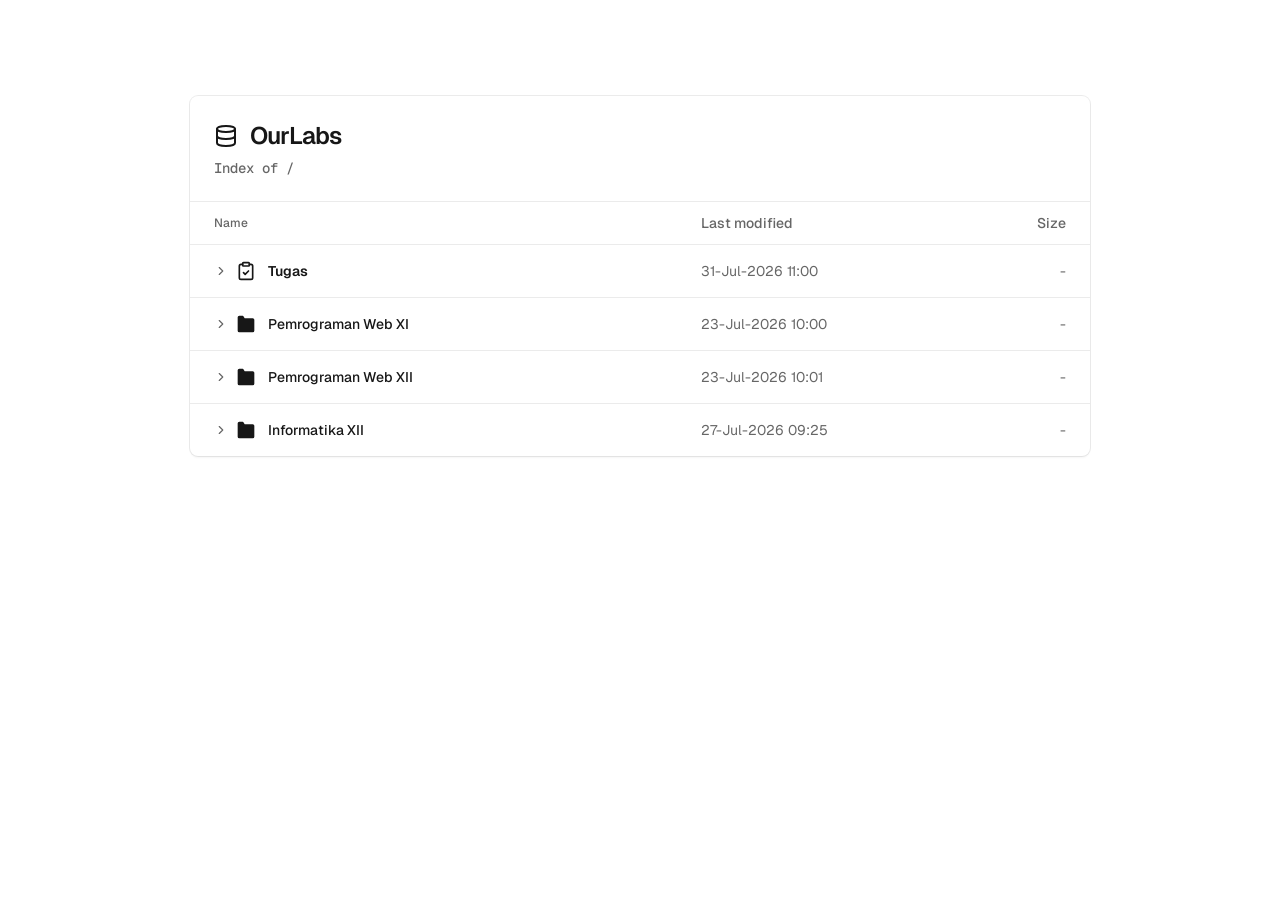
<file: index.html>
<!doctype html>
<html lang="id">
  <head>
    <meta charset="UTF-8" />
    <meta name="viewport" content="width=device-width, initial-scale=1.0" />
    <title>Index of /</title>
    <link
      href="https://fonts.googleapis.com/css2?family=Geist:wght@400;500;600&family=Geist+Mono:wght@400;500&display=swap"
      rel="stylesheet" />
    <style>
      :root {
        --bg-color: #ffffff;
        --card-bg: #ffffff;
        --card-border: #ebebeb;
        --text-main: #171717;
        --text-muted: #666666;
        --accent: #171717;
        --link-color: #0072f5;
        --hover-bg: #fafafa;
        --file-color: #666666;
        --folder-color: #171717;
        --shadow-default: rgba(0, 0, 0, 0.08) 0px 0px 0px 1px, rgba(0, 0, 0, 0.04) 0px 2px 2px 0px;
      }

      @media (prefers-color-scheme: dark) {
        :root {
          --bg-color: #0a0a0a;
          --card-bg: #0a0a0a;
          --card-border: #2a2a2a;
          --text-main: #ededed;
          --text-muted: #808080;
          --accent: #ededed;
          --link-color: #0072f5;
          --hover-bg: #111111;
          --file-color: #808080;
          --folder-color: #ededed;
          --shadow-default: rgba(255, 255, 255, 0.1) 0px 0px 0px 1px, rgba(0, 0, 0, 0.2) 0px 2px 2px 0px;
        }
      }

      * {
        margin: 0;
        padding: 0;
        box-sizing: border-box;
        font-family:
          "Geist",
          system-ui,
          -apple-system,
          Arial,
          sans-serif;
      }

      body {
        background: var(--bg-color);
        color: var(--text-main);
        min-height: 100vh;
        display: flex;
        flex-direction: column;
        align-items: center;
        padding: 96px 24px; /* Gallery emptiness */
      }

      .container {
        width: 100%;
        max-width: 900px;
        background: var(--card-bg);
        border: none;
        border-radius: 8px; /* rounded-md */
        box-shadow: var(--shadow-default); /* shadow-as-border */
        overflow: hidden;
        animation: fadeIn 0.3s ease-out;
      }

      header {
        padding: 24px;
        border-bottom: 1px solid var(--card-border);
        background: transparent;
      }

      h1 {
        font-size: 24px;
        font-weight: 600;
        letter-spacing: -0.96px; /* Compression as Identity */
        display: flex;
        align-items: center;
        gap: 12px;
        color: var(--text-main);
      }

      .path {
        margin-top: 8px;
        color: var(--text-muted);
        font-size: 14px;
        font-weight: 500;
        font-family: "Geist Mono", ui-monospace, monospace; /* Mono for technical metadata */
        display: flex;
        align-items: center;
        gap: 6px;
      }

      .list-header {
        display: flex;
        padding: 12px 24px;
        border-bottom: 1px solid var(--card-border);
        font-size: 12px;
        color: var(--text-muted);
        font-weight: 500;
        background: transparent;
      }

      .col-name {
        flex: 2;
        display: flex;
        align-items: center;
        gap: 12px;
      }
      .col-date {
        flex: 1;
        color: var(--text-muted);
        display: flex;
        align-items: center;
        font-size: 14px;
      }
      .col-size {
        flex: 0.5;
        text-align: right;
        color: var(--text-muted);
        display: flex;
        align-items: center;
        justify-content: flex-end;
        font-size: 14px;
      }

      .list-row {
        display: flex;
        padding: 16px 24px;
        border-bottom: 1px solid var(--card-border);
        text-decoration: none;
        color: var(--text-main);
        align-items: center;
        transition: background 0.1s ease;
        user-select: none;
        font-size: 14px;
      }

      .folder-toggle {
        cursor: pointer;
      }

      .list-row:hover {
        background: var(--hover-bg);
      }

      .list-row .col-name span {
        font-weight: 500;
        color: var(--text-main);
        transition: color 0.1s ease;
      }

      /* Hover states for monochrome aesthetics */
      .folder-toggle:hover .col-name span,
      a.list-row:hover .col-name span {
        color: var(--accent);
      }

      a.list-row:hover .col-name .icon.link {
        color: var(--link-color);
      }

      .icon {
        width: 20px;
        height: 20px;
        color: var(--file-color);
        flex-shrink: 0;
      }
      .icon.folder {
        color: var(--folder-color);
      }
      .icon.link {
        color: var(--text-muted);
        transition: color 0.1s ease;
      }

      .caret {
        width: 14px;
        height: 14px;
        color: var(--text-muted);
        transition: transform 0.2s ease;
        margin-right: -4px;
      }

      /* Collapsible Logic */
      .folder-content {
        display: none;
        flex-direction: column;
        background: transparent;
        border-bottom: 1px solid var(--card-border);
      }

      .folder-group.open .folder-content {
        display: flex;
        animation: slideDown 0.2s ease-out;
      }

      .folder-group.open .caret {
        transform: rotate(90deg);
      }

      .folder-group.open > .folder-toggle {
        border-bottom: 1px solid var(--card-border);
        background: var(--hover-bg);
      }

      .folder-group:last-child .folder-content {
        border-bottom: none;
      }

      .folder-group:last-child .folder-toggle {
        border-bottom: none;
      }

      .folder-group.open:last-child .folder-toggle {
        border-bottom: 1px solid var(--card-border);
      }

      /* Sub-item indentation */
      .sub-item {
        padding-left: 48px;
        border-bottom: 1px solid var(--card-border);
      }
      .sub-item:last-child {
        border-bottom: none;
      }
      .sub-item .caret {
        visibility: hidden; /* Keep alignment but hide caret for files */
        width: 14px;
      }

      footer {
        margin-top: 32px;
        text-align: center;
        color: var(--text-muted);
        font-size: 12px;
        font-family: "Geist Mono", ui-monospace, monospace;
      }

      @keyframes fadeIn {
        from {
          opacity: 0;
          transform: translateY(4px);
        }
        to {
          opacity: 1;
          transform: translateY(0);
        }
      }

      @keyframes slideDown {
        from {
          opacity: 0;
          transform: translateY(-2px);
        }
        to {
          opacity: 1;
          transform: translateY(0);
        }
      }

      @media (max-width: 640px) {
        .col-date {
          display: none;
        }
        body {
          padding: 32px 16px;
        }
      }
    </style>
  </head>
  <body>
    <div class="container">
      <header>
        <h1>
          <svg
            width="24"
            height="24"
            viewBox="0 0 24 24"
            fill="none"
            stroke="currentColor"
            stroke-width="2"
            stroke-linecap="round"
            stroke-linejoin="round"
            style="color: var(--text-main)">
            <ellipse cx="12" cy="5" rx="9" ry="3"></ellipse>
            <path d="M21 12c0 1.66-4 3-9 3s-9-1.34-9-3"></path>
            <path d="M3 5v14c0 1.66 4 3 9 3s9-1.34 9-3V5"></path>
          </svg>
          OurLabs
        </h1>
        <div class="path">Index of /</div>
      </header>

      <div class="list-header">
        <div class="col-name">Name</div>
        <div class="col-date">Last modified</div>
        <div class="col-size">Size</div>
      </div>

      <div class="file-list" id="file-list-container">
        <!-- Rendered dynamically by JavaScript -->
      </div>
    </div>

    <footer></footer>

    <script>
      // 1. Definisikan Data Struktur (Edit di sini untuk tambah file/folder)
      const directoryData = [
        {
          name: "Tugas",
          date: "31-Jul-2026 11:00",
          icon: "clipboard",
          items: [
            {
              name: "Upload & Rekap Tugas",
              type: "link",
              url: "tugas_page/index.html",
              date: "-",
            },
          ],
        },
        {
          name: "Pemrograman Web XI",
          date: "23-Jul-2026 10:00",
          items: [
            {
              name: "1. Dasar pemrograman php",
              type: "link",
              url: "tutorial_page/dasar-php/index.html",
              date: "-",
            },
          ],
        },
        {
          name: "Pemrograman Web XII",
          date: "23-Jul-2026 10:01",
          items: [
            {
              name: "1. Latihan crud data film",
              type: "link",
              url: "tutorial_page/lat_crud_data-film/index.html",
              date: "-",
            },
            {
              name: "2. Latihan ukk kredit mobil",
              type: "link",
              url: "tutorial_page/lat_ukk_kredit-mobil/index.html",
              date: "-",
            },
            {
              name: "3. Latihan ukk kelulusan",
              type: "link",
              url: "tutorial_page/lat_ukk_kelulusan/index.html",
              date: "-",
            },
            {
              name: "4. Latihan ukk kelulusan (NEW)",
              type: "link",
              url: "tutorial_page/lat_ukk_kelulusan2/index.html",
              date: "-",
            },
          ],
        },
        {
          name: "Informatika XII",
          date: "27-Jul-2026 09:25",
          items: [
            {
              name: "1. Materi analisis data",
              type: "link",
              url: "https://www.canva.com/design/DAGtMVgjQ-E/laW_lV-odsa0x1EgoLAkbA/view?utm_content=DAGtMVgjQ-E&utm_campaign=designshare&utm_medium=link2&utm_source=uniquelinks&utlId=hc8909bf66c#20",
              date: "-",
            },
            {
              name: "2. Tutorial data cleaning dengan Microsoft Excel",
              type: "link",
              url: "tutorial_page/data-cleaning_titanic_excel/index.html",
              date: "-",
            },
            {
              name: "3. Tutorial data cleaning dengan Python",
              type: "link",
              url: "tutorial_page/data-cleaning_titanic_python/index.html",
              date: "-",
            },
            {
              name: "4. Tutorial data cleaning NLP",
              type: "link",
              url: "tutorial_page/data-cleaning_nlp_spam/index.html",
              date: "-",
            },
            {
              name: "5. Materi konsep strategi algoritmik",
              type: "link",
              url: "https://canva.link/uyq3xicwp1h4t8e",
              date: "-",
            },
            {
              name: "6. Permainan strategi algoritmik",
              type: "link",
              url: "tutorial_page/permainan-strategi-algoritmik/index.html",
              date: "-",
            },
          ],
        },
      ];

      // 2. Fungsi untuk me-render HTML ke layar
      function renderDirectory(data, containerId) {
        const container = document.getElementById(containerId);
        if (!container) return;

        let html = "";

        data.forEach((folder) => {
          // Choose icon based on folder.icon property
          let folderIcon;
          let nameWeight = 500;
          if (folder.icon === "clipboard") {
            // Clipboard-check icon (stroke, monochrome) — visually distinct
            folderIcon = `<svg class="icon folder" xmlns="http://www.w3.org/2000/svg" viewBox="0 0 24 24" fill="none" stroke="currentColor" stroke-width="2" stroke-linecap="round" stroke-linejoin="round">
              <path d="M16 4h2a2 2 0 0 1 2 2v14a2 2 0 0 1-2 2H6a2 2 0 0 1-2-2V6a2 2 0 0 1 2-2h2"/>
              <rect x="8" y="2" width="8" height="4" rx="1" ry="1"/>
              <path d="M9 14l2 2 4-4"/>
            </svg>`;
            nameWeight = 600;
          } else {
            // Default filled folder icon
            folderIcon = `<svg class="icon folder" xmlns="http://www.w3.org/2000/svg" viewBox="0 0 24 24" fill="currentColor">
              <path d="M20 5h-9.586L8.707 2.293A1 1 0 0 0 8 2H4a2 2 0 0 0-2 2v16a2 2 0 0 0 2 2h16a2 2 0 0 0 2-2V7a2 2 0 0 0-2-2z"></path>
            </svg>`;
          }

          html += `
            <div class="folder-group">
              <div class="list-row folder-toggle" onclick="toggleFolder(this)">
                <div class="col-name">
                  <svg class="caret" xmlns="http://www.w3.org/2000/svg" viewBox="0 0 24 24" fill="none" stroke="currentColor" stroke-width="2" stroke-linecap="round" stroke-linejoin="round">
                    <path d="M9 18l6-6-6-6" />
                  </svg>
                  ${folderIcon}
                  <span style="font-weight:${nameWeight}">${folder.name}</span>
                </div>
                <div class="col-date">${folder.date}</div>
                <div class="col-size">-</div>
              </div>
              <div class="folder-content">
          `;

          if (folder.items && folder.items.length > 0) {
            folder.items.forEach((item) => {
              if (item.type === "link") {
                html += `
                  <a href="${item.url}" target="_blank" class="list-row sub-item">
                    <div class="col-name">
                      <svg class="caret" xmlns="http://www.w3.org/2000/svg" viewBox="0 0 24 24"><path d="M0 0h24v24H0z" fill="none" /></svg>
                      <svg class="icon link" xmlns="http://www.w3.org/2000/svg" viewBox="0 0 24 24" fill="none" stroke="currentColor" stroke-width="2" stroke-linecap="round" stroke-linejoin="round">
                        <path d="M10 13a5 5 0 0 0 7.54.54l3-3a5 5 0 0 0-7.07-7.07l-1.72 1.71"></path>
                        <path d="M14 11a5 5 0 0 0-7.54-.54l-3 3a5 5 0 0 0 7.07 7.07l1.71-1.71"></path>
                      </svg>
                      <span>${item.name}</span>
                    </div>
                    <div class="col-date">${item.date}</div>
                    <div class="col-size">Link</div>
                  </a>
                `;
              }
            });
          }

          html += `
              </div>
            </div>
          `;
        });

        container.innerHTML = html;
      }

      // 3. Render saat DOM siap
      document.addEventListener("DOMContentLoaded", () => {
        renderDirectory(directoryData, "file-list-container");
      });

      // 4. Logika Buka/Tutup Folder
      function toggleFolder(element) {
        const group = element.closest(".folder-group");
        group.classList.toggle("open");
      }
    </script>
  </body>
</html>
</file>
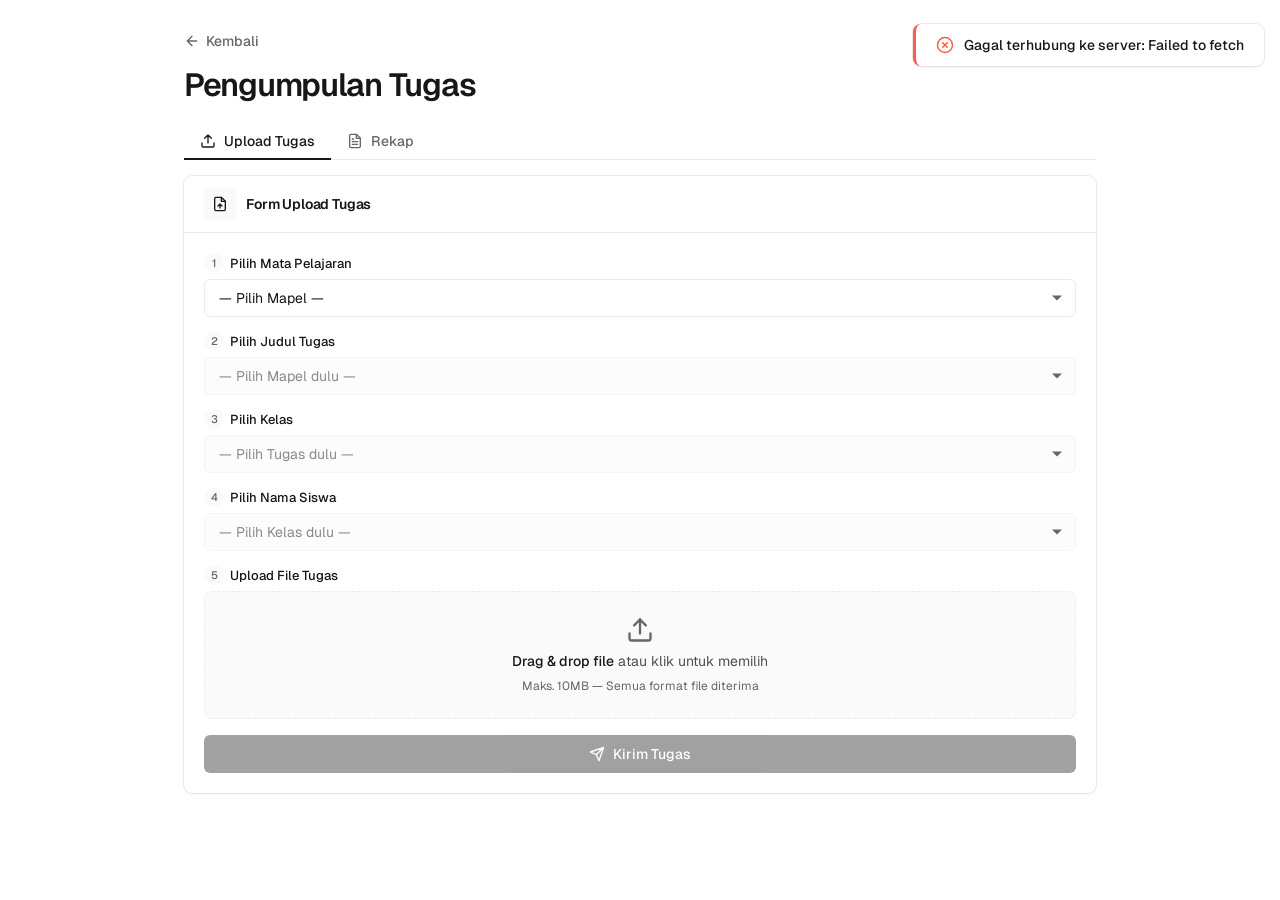
<file: tugas_page/index.html>
<!doctype html>
<html lang="id">
  <head>
    <meta charset="UTF-8" />
    <meta name="viewport" content="width=device-width, initial-scale=1.0" />
    <title>Pengumpulan Tugas — OurLabs</title>
    <meta name="description" content="Upload dan rekap pengumpulan tugas siswa melalui OurLabs" />
    <link
      href="https://fonts.googleapis.com/css2?family=Geist:wght@400;500;600&family=Geist+Mono:wght@400;500&display=swap"
      rel="stylesheet" />
    <style>
      /* ============================================
         VERCEL INSPIRED — Tugas Page Styles
         ============================================ */
      :root {
        --primary: #171717;
        --primary-deep: #000000;
        --bg: #ffffff;
        --bg-canvas: #ffffff;
        --bg-bone: #fafafa;
        --surface: #ffffff;
        --surface-card: #ffffff;
        --ink: #171717;
        --body: #4d4d4d;
        --charcoal: #171717;
        --mute: #666666;
        --ash: #666666;
        --stone: #808080;
        --on-primary: #ffffff;
        --divider: #ebebeb;
        --hairline: rgba(235, 235, 235, 0.4);
        --hairline-strong: #171717;
        --success: #2b9a66;
        --danger: #ff5b4f;
        --info: #0072f5;
        --warning: #d97706;
        --link: #0072f5;
        --ring-focus: hsla(212, 100%, 48%, 1);
        --shadow-1: rgba(0, 0, 0, 0.08) 0px 0px 0px 1px;
        --shadow-2: rgba(0, 0, 0, 0.08) 0px 0px 0px 1px, rgba(0, 0, 0, 0.04) 0px 2px 2px 0px;
        --shadow-3:
          rgba(0, 0, 0, 0.08) 0px 0px 0px 1px, rgba(0, 0, 0, 0.04) 0px 2px 2px 0px, rgba(0, 0, 0, 0.04) 0px 8px 8px -8px;
        --font: "Geist", system-ui, -apple-system, Arial, sans-serif;
        --font-mono: "Geist Mono", ui-monospace, SFMono-Regular, "Roboto Mono", Menlo, monospace;
        --transition: 120ms ease;
      }

      @media (prefers-color-scheme: dark) {
        :root {
          --primary: #ededed;
          --primary-deep: #666666;
          --bg: #0a0a0a;
          --bg-canvas: #0a0a0a;
          --bg-bone: #111111;
          --surface: #0a0a0a;
          --surface-card: #0a0a0a;
          --ink: #ededed;
          --body: #a0a0a0;
          --charcoal: #ededed;
          --mute: #808080;
          --ash: #808080;
          --stone: #666666;
          --on-primary: #171717;
          --divider: #2a2a2a;
          --hairline: rgba(42, 42, 42, 0.4);
          --hairline-strong: #ededed;
          --shadow-1: rgba(255, 255, 255, 0.1) 0px 0px 0px 1px;
          --shadow-2: rgba(255, 255, 255, 0.08) 0px 0px 0px 1px, rgba(0, 0, 0, 0.2) 0px 2px 2px 0px;
          --shadow-3:
            rgba(255, 255, 255, 0.08) 0px 0px 0px 1px, rgba(0, 0, 0, 0.2) 0px 2px 2px 0px,
            rgba(0, 0, 0, 0.2) 0px 8px 8px -8px;
        }
      }

      *,
      *::before,
      *::after {
        box-sizing: border-box;
        margin: 0;
        padding: 0;
      }

      html {
        scroll-behavior: smooth;
      }

      body {
        font-family: var(--font);
        font-size: 16px;
        color: var(--ink);
        background: var(--bg);
        min-height: 100vh;
        -webkit-font-smoothing: antialiased;
        -moz-osx-font-smoothing: grayscale;
      }

      .main {
        max-width: 960px;
        margin: 0 auto;
        padding: 32px 24px;
      }

      /* ---- BACK LINK ---- */
      .back-link {
        display: inline-flex;
        align-items: center;
        gap: 6px;
        font-size: 14px;
        font-weight: 500;
        color: var(--mute);
        text-decoration: none;
        margin-bottom: 16px;
        transition: color var(--transition);
      }

      .back-link:hover {
        color: var(--ink);
      }

      .back-link svg {
        width: 16px;
        height: 16px;
      }

      .page-hero {
        margin-bottom: 20px;
        animation: fadeUp 0.4s ease-out;
      }

      .page-hero__badge {
        display: inline-flex;
        align-items: center;
        gap: 6px;
        padding: 4px 12px;
        background: var(--ink);
        color: var(--bg);
        font-size: 12px;
        font-weight: 500;
        letter-spacing: normal;
        border-radius: 9999px;
        margin-bottom: 16px;
      }

      .page-hero h1 {
        font-size: clamp(24px, 4vw, 32px);
        font-weight: 600;
        line-height: 1.2;
        letter-spacing: -1.28px;
        color: var(--ink);
        margin-bottom: 0;
      }

      .page-hero p {
        font-size: 16px;
        color: var(--body);
        font-weight: 400;
        line-height: 1.5;
      }

      .tabs {
        display: flex;
        gap: 0;
        margin-bottom: 16px;
        border-bottom: 1px solid var(--divider);
        animation: fadeUp 0.4s ease-out 0.1s both;
      }

      .tab-btn {
        display: flex;
        align-items: center;
        justify-content: center;
        gap: 8px;
        padding: 8px 16px;
        font-family: var(--font);
        font-size: 14px;
        font-weight: 500;
        background: transparent;
        color: var(--mute);
        border: none;
        border-bottom: 2px solid transparent;
        cursor: pointer;
        transition: all var(--transition);
        margin-bottom: -1px;
      }

      .tab-btn svg {
        width: 16px;
        height: 16px;
      }

      .tab-btn.active {
        color: var(--ink);
        border-bottom-color: var(--ink);
      }

      .tab-btn:not(.active):hover {
        color: var(--charcoal);
      }

      /* ---- TAB CONTENT ---- */
      .tab-content {
        display: none;
        animation: fadeUp 0.3s ease-out;
      }

      .tab-content.active {
        display: block;
      }

      /* ---- CARD ---- */
      .card {
        background: var(--surface-card);
        border-radius: 8px;
        box-shadow: var(--shadow-2);
        animation: fadeUp 0.4s ease-out 0.2s both;
        overflow: hidden;
      }

      .card__header {
        display: flex;
        align-items: center;
        gap: 10px;
        padding: 12px 20px;
        border-bottom: 1px solid var(--divider);
      }

      .card__header-icon {
        display: flex;
        align-items: center;
        justify-content: center;
        width: 32px;
        height: 32px;
        background: var(--bg-bone);
        border-radius: 6px;
        flex-shrink: 0;
      }

      .card__header-icon svg {
        width: 16px;
        height: 16px;
        color: var(--ink);
      }

      .card__title {
        font-size: 14px;
        font-weight: 600;
        letter-spacing: -0.16px;
        color: var(--ink);
      }

      .card__body {
        padding: 20px;
      }

      .form-group {
        margin-bottom: 14px;
      }

      .form-group:last-child {
        margin-bottom: 0;
      }

      .form-label {
        display: flex;
        align-items: center;
        gap: 6px;
        margin-bottom: 6px;
        font-size: 13px;
        font-weight: 500;
        color: var(--ink);
      }

      .form-label__step {
        display: inline-flex;
        align-items: center;
        justify-content: center;
        width: 20px;
        height: 20px;
        font-size: 11px;
        font-weight: 500;
        background: var(--bg-bone);
        color: var(--mute);
        border-radius: 9999px;
        flex-shrink: 0;
        transition: all 200ms ease;
      }

      .form-label__step.done {
        background: var(--success);
        color: #ffffff;
      }

      /* ---- SELECT ---- */
      .select-wrapper {
        position: relative;
      }

      .select-wrapper::after {
        content: "";
        position: absolute;
        right: 14px;
        top: 50%;
        transform: translateY(-50%);
        width: 0;
        height: 0;
        border-left: 5px solid transparent;
        border-right: 5px solid transparent;
        border-top: 5px solid var(--mute);
        pointer-events: none;
      }

      .form-select {
        width: 100%;
        padding: 8px 40px 8px 14px;
        font-family: var(--font);
        font-size: 14px;
        font-weight: 400;
        color: var(--ink);
        background: var(--surface-card);
        border: 1px solid var(--divider);
        border-radius: 6px;
        appearance: none;
        -webkit-appearance: none;
        cursor: pointer;
        transition: all var(--transition);
        height: 38px;
      }

      .form-select:focus {
        outline: none;
        border-color: var(--ring-focus);
        box-shadow: 0 0 0 2px var(--ring-focus);
      }

      .form-select:disabled {
        opacity: 0.5;
        cursor: not-allowed;
        background: var(--bg-bone);
      }

      .form-select option {
        font-weight: 400;
      }

      .upload-area {
        position: relative;
        display: flex;
        flex-direction: column;
        align-items: center;
        justify-content: center;
        gap: 8px;
        padding: 24px 20px;
        border: 1px dashed var(--divider);
        border-radius: 8px;
        background: var(--bg-bone);
        cursor: pointer;
        transition: all 200ms ease;
        min-height: 100px;
      }

      .upload-area:hover {
        border-color: var(--mute);
        background: var(--bg-bone);
      }

      .upload-area.dragover {
        border-style: solid;
        border-color: var(--ring-focus);
        background: hsla(212, 100%, 48%, 0.04);
        box-shadow: 0 0 0 2px var(--ring-focus);
      }

      .upload-area.has-file {
        border-style: solid;
        border-color: var(--success);
        background: hsla(152, 56%, 38%, 0.04);
      }

      .upload-area__icon {
        width: 28px;
        height: 28px;
        color: var(--mute);
        transition: color var(--transition);
      }

      .upload-area.dragover .upload-area__icon {
        color: var(--ring-focus);
      }

      .upload-area.has-file .upload-area__icon {
        color: var(--success);
      }

      .upload-area__text {
        font-size: 14px;
        font-weight: 400;
        color: var(--body);
        text-align: center;
      }

      .upload-area__text strong {
        color: var(--ink);
        font-weight: 500;
      }

      .upload-area__hint {
        font-size: 12px;
        color: var(--mute);
        font-weight: 400;
      }

      .upload-area input[type="file"] {
        position: absolute;
        inset: 0;
        opacity: 0;
        cursor: pointer;
      }

      /* File preview */
      .file-preview {
        display: none;
        align-items: center;
        gap: 12px;
        padding: 12px 16px;
        background: var(--bg-bone);
        border: 1px solid var(--divider);
        border-radius: 6px;
        margin-top: 12px;
      }

      .file-preview.show {
        display: flex;
      }

      .file-preview__icon {
        width: 24px;
        height: 24px;
        color: var(--ink);
        flex-shrink: 0;
      }

      .file-preview__info {
        flex: 1;
        min-width: 0;
      }

      .file-preview__name {
        font-size: 14px;
        font-weight: 500;
        white-space: nowrap;
        overflow: hidden;
        text-overflow: ellipsis;
        color: var(--ink);
      }

      .file-preview__size {
        font-size: 12px;
        color: var(--mute);
        font-weight: 400;
        font-family: var(--font-mono);
      }

      .file-preview__remove {
        width: 28px;
        height: 28px;
        display: flex;
        align-items: center;
        justify-content: center;
        background: none;
        border: 1px solid var(--divider);
        border-radius: 6px;
        color: var(--mute);
        cursor: pointer;
        flex-shrink: 0;
        transition: all var(--transition);
      }

      .file-preview__remove:hover {
        background: var(--danger);
        border-color: var(--danger);
        color: #fff;
      }

      .file-preview__remove svg {
        width: 14px;
        height: 14px;
      }

      .btn-submit {
        width: 100%;
        padding: 10px 24px;
        margin-top: 16px;
        font-family: var(--font);
        font-size: 14px;
        font-weight: 500;
        color: var(--on-primary);
        background: var(--ink);
        border: none;
        border-radius: 6px;
        cursor: pointer;
        transition: all var(--transition);
        display: flex;
        align-items: center;
        justify-content: center;
        gap: 8px;
        height: 38px;
      }

      .btn-submit:hover:not(:disabled) {
        opacity: 0.85;
      }

      .btn-submit:active:not(:disabled) {
        transform: scale(0.98);
      }

      .btn-submit:disabled {
        opacity: 0.4;
        cursor: not-allowed;
      }

      .btn-submit svg {
        width: 16px;
        height: 16px;
      }

      .btn-submit.loading {
        pointer-events: none;
      }

      /* ---- SPINNER ---- */
      .spinner {
        width: 16px;
        height: 16px;
        border: 2px solid var(--on-primary);
        border-top-color: transparent;
        border-radius: 50%;
        animation: spin 0.6s linear infinite;
      }

      /* ---- REKAP SECTION ---- */
      .rekap-filters {
        display: grid;
        grid-template-columns: 1fr 1fr 1fr;
        gap: 12px;
        margin-bottom: 24px;
      }

      .rekap-stats {
        display: flex;
        gap: 12px;
        margin-bottom: 24px;
      }

      .rekap-stat {
        flex: 1;
        padding: 20px 16px;
        background: var(--bg-bone);
        border-radius: 8px;
        text-align: center;
      }

      .rekap-stat__value {
        font-size: 28px;
        font-weight: 600;
        line-height: 1;
        margin-bottom: 6px;
        letter-spacing: -1.28px;
      }

      .rekap-stat__value--success {
        color: var(--success);
      }

      .rekap-stat__value--danger {
        color: var(--danger);
      }

      .rekap-stat__value--total {
        color: var(--ink);
      }

      .rekap-stat__label {
        font-size: 12px;
        font-weight: 500;
        color: var(--mute);
      }

      /* Progress bar */
      .rekap-progress {
        margin-bottom: 24px;
      }

      .rekap-progress__bar {
        height: 8px;
        background: var(--bg-bone);
        border-radius: 9999px;
        overflow: hidden;
      }

      .rekap-progress__fill {
        height: 100%;
        background: var(--success);
        border-radius: 9999px;
        width: 0%;
        transition: width 600ms ease;
      }

      .rekap-progress__label {
        display: flex;
        justify-content: space-between;
        font-size: 12px;
        font-weight: 500;
        margin-top: 8px;
        color: var(--mute);
        font-family: var(--font-mono);
      }

      /* Rekap table */
      .table-wrapper {
        overflow-x: auto;
        border: 1px solid var(--divider);
        border-radius: 6px;
        background: var(--surface-card);
      }

      .rekap-table {
        width: 100%;
        border-collapse: collapse;
        font-size: 14px;
      }

      .rekap-table thead {
        background: var(--bg-bone);
      }

      .rekap-table th {
        padding: 10px 16px;
        font-weight: 500;
        font-size: 12px;
        text-align: left;
        white-space: nowrap;
        color: var(--charcoal);
        border-bottom: 1px solid var(--divider);
      }

      .rekap-table td {
        padding: 10px 16px;
        border-bottom: 1px solid var(--hairline);
        vertical-align: middle;
        color: var(--ink);
        white-space: nowrap;
      }

      .rekap-table tbody tr:last-child td {
        border-bottom: none;
      }

      .rekap-table tbody tr:hover {
        background: var(--bg-bone);
      }

      /* Status badges */
      .badge {
        display: inline-flex;
        align-items: center;
        gap: 4px;
        padding: 4px 12px;
        font-size: 12px;
        font-weight: 500;
        border-radius: 9999px;
      }

      .badge--success {
        background: hsla(152, 56%, 38%, 0.1);
        color: var(--success);
      }

      .badge--danger {
        background: hsla(5, 100%, 65%, 0.1);
        color: var(--danger);
      }

      .link-file {
        display: inline-flex;
        align-items: center;
        gap: 4px;
        font-size: 14px;
        font-weight: 500;
        color: var(--link);
        text-decoration: none;
        transition: opacity var(--transition);
      }

      .link-file:hover {
        opacity: 0.7;
      }

      .link-file svg {
        width: 14px;
        height: 14px;
      }

      /* ---- TOAST ---- */
      .toast-container {
        position: fixed;
        top: 24px;
        right: 16px;
        z-index: 200;
        display: flex;
        flex-direction: column;
        gap: 8px;
      }

      .toast {
        padding: 12px 20px;
        background: var(--surface-card);
        border-radius: 8px;
        box-shadow: var(--shadow-3);
        font-size: 14px;
        font-weight: 500;
        max-width: 360px;
        display: flex;
        align-items: center;
        gap: 10px;
        animation: slideIn 0.3s ease-out;
        color: var(--ink);
      }

      .toast--success {
        border-left: 3px solid var(--success);
      }

      .toast--error {
        border-left: 3px solid var(--danger);
      }

      .toast--info {
        border-left: 3px solid var(--info);
      }

      .toast svg {
        width: 18px;
        height: 18px;
        flex-shrink: 0;
      }

      .toast--success svg {
        color: var(--success);
      }

      .toast--error svg {
        color: var(--danger);
      }

      /* ---- EMPTY STATE ---- */
      .empty-state {
        text-align: center;
        padding: 48px 20px;
        color: var(--mute);
      }

      .empty-state svg {
        width: 40px;
        height: 40px;
        margin-bottom: 12px;
        opacity: 0.3;
      }

      .empty-state p {
        font-size: 14px;
        font-weight: 400;
        color: var(--mute);
      }

      /* Loading skeleton */
      .skeleton {
        position: relative;
        overflow: hidden;
        background: var(--bg-bone);
        border-radius: 6px;
        height: 44px;
      }

      .skeleton::after {
        content: "";
        position: absolute;
        inset: 0;
        background: linear-gradient(90deg, transparent, var(--hairline), transparent);
        animation: shimmer 1.5s infinite;
      }

      /* ---- ANIMATIONS ---- */
      @keyframes fadeUp {
        from {
          opacity: 0;
          transform: translateY(6px);
        }
        to {
          opacity: 1;
          transform: translateY(0);
        }
      }

      @keyframes slideIn {
        from {
          opacity: 0;
          transform: translateX(100%);
        }
        to {
          opacity: 1;
          transform: translateX(0);
        }
      }

      @keyframes spin {
        to {
          transform: rotate(360deg);
        }
      }

      @keyframes shimmer {
        from {
          transform: translateX(-100%);
        }
        to {
          transform: translateX(100%);
        }
      }

      /* ---- REFRESH TOOLBAR ---- */
      .rekap-toolbar {
        display: flex;
        align-items: center;
        justify-content: space-between;
        gap: 12px;
        margin-bottom: 20px;
        padding: 10px 16px;
        background: var(--bg-bone);
        border-radius: 6px;
        border: 1px solid var(--divider);
      }

      .rekap-toolbar__auto-label {
        font-size: 11px;
        font-weight: 400;
        color: var(--stone);
        font-family: var(--font-mono);
      }

      .rekap-toolbar__left {
        display: flex;
        align-items: center;
        gap: 8px;
        min-width: 0;
      }

      .rekap-toolbar__dot {
        width: 8px;
        height: 8px;
        border-radius: 50%;
        background: var(--success);
        flex-shrink: 0;
        animation: pulse-dot 2s ease-in-out infinite;
      }

      .rekap-toolbar__dot--stale {
        background: var(--warning);
        animation: none;
      }

      .rekap-toolbar__status {
        font-size: 12px;
        font-weight: 500;
        color: var(--mute);
        font-family: var(--font-mono);
        white-space: nowrap;
        overflow: hidden;
        text-overflow: ellipsis;
      }

      .btn-refresh {
        display: inline-flex;
        align-items: center;
        gap: 6px;
        padding: 6px 14px;
        font-family: var(--font);
        font-size: 13px;
        font-weight: 500;
        color: var(--ink);
        background: var(--surface-card);
        border: 1px solid var(--divider);
        border-radius: 6px;
        cursor: pointer;
        transition: all var(--transition);
        white-space: nowrap;
        flex-shrink: 0;
        height: 32px;
      }

      .btn-refresh:hover:not(:disabled) {
        background: var(--bg-bone);
        border-color: var(--mute);
      }

      .btn-refresh:active:not(:disabled) {
        transform: scale(0.97);
      }

      .btn-refresh:disabled {
        opacity: 0.5;
        cursor: not-allowed;
      }

      .btn-refresh svg {
        width: 14px;
        height: 14px;
        transition: transform 0.3s ease;
      }

      .btn-refresh.refreshing svg {
        animation: spin 0.8s linear infinite;
      }

      /* ---- ROW HIGHLIGHT (new submission detected) ---- */
      @keyframes row-highlight {
        0% {
          background: hsla(152, 56%, 38%, 0.15);
        }
        100% {
          background: transparent;
        }
      }

      .rekap-table tbody tr.row-new {
        animation: row-highlight 2.5s ease-out forwards;
      }

      /* Status change pulse */
      @keyframes stat-bump {
        0% { transform: scale(1); }
        50% { transform: scale(1.15); }
        100% { transform: scale(1); }
      }

      .rekap-stat__value.bumped {
        animation: stat-bump 0.4s ease-out;
      }

      @keyframes pulse-dot {
        0%, 100% { opacity: 1; }
        50% { opacity: 0.4; }
      }

      /* ---- RESPONSIVE ---- */
      @media (max-width: 640px) {
        .main {
          padding: 24px 16px;
        }

        .rekap-filters {
          grid-template-columns: 1fr;
        }

        .rekap-stats {
          flex-direction: column;
        }

        .rekap-table {
          font-size: 13px;
        }

        .rekap-table th,
        .rekap-table td {
          padding: 8px 12px;
        }

        .tabs {
          overflow-x: auto;
        }

        .rekap-toolbar {
          flex-direction: column;
          align-items: stretch;
          gap: 8px;
        }

        .rekap-toolbar__left {
          justify-content: center;
        }

        .btn-refresh {
          width: 100%;
          justify-content: center;
        }

        .page-hero h1 {
          letter-spacing: -1.28px;
        }
      }
    </style>
  </head>
  <body>
    <!-- ============ MAIN ============ -->
    <main class="main">
      <!-- Back link -->
      <a href="../index.html" class="back-link">
        <svg
          viewBox="0 0 24 24"
          fill="none"
          stroke="currentColor"
          stroke-width="2"
          stroke-linecap="round"
          stroke-linejoin="round">
          <path d="M19 12H5M12 19l-7-7 7-7" />
        </svg>
        Kembali
      </a>

      <!-- Page Hero -->
      <div class="page-hero">
        <h1>Pengumpulan Tugas</h1>
      </div>

      <!-- Tabs -->
      <div class="tabs">
        <button class="tab-btn active" data-tab="upload" id="tab-upload-btn">
          <svg
            viewBox="0 0 24 24"
            fill="none"
            stroke="currentColor"
            stroke-width="2"
            stroke-linecap="round"
            stroke-linejoin="round">
            <path d="M21 15v4a2 2 0 01-2 2H5a2 2 0 01-2-2v-4M17 8l-5-5-5 5M12 3v12" />
          </svg>
          Upload Tugas
        </button>
        <button class="tab-btn" data-tab="rekap" id="tab-rekap-btn">
          <svg
            viewBox="0 0 24 24"
            fill="none"
            stroke="currentColor"
            stroke-width="2"
            stroke-linecap="round"
            stroke-linejoin="round">
            <path d="M14 2H6a2 2 0 00-2 2v16a2 2 0 002 2h12a2 2 0 002-2V8z" />
            <path d="M14 2v6h6M16 13H8M16 17H8M10 9H8" />
          </svg>
          Rekap
        </button>
      </div>

      <!-- ========== TAB: UPLOAD ========== -->
      <div class="tab-content active" id="tab-upload">
        <div class="card">
          <div class="card__header">
            <div class="card__header-icon">
              <svg
                viewBox="0 0 24 24"
                fill="none"
                stroke="currentColor"
                stroke-width="2"
                stroke-linecap="round"
                stroke-linejoin="round">
                <path d="M14 2H6a2 2 0 00-2 2v16a2 2 0 002 2h12a2 2 0 002-2V8z" />
                <path d="M14 2v6h6M12 18v-6M9 15l3-3 3 3" />
              </svg>
            </div>
            <div class="card__title">Form Upload Tugas</div>
          </div>
          <div class="card__body">
            <form id="upload-form" onsubmit="return false;">
              <!-- Step 1: Mapel -->
              <div class="form-group">
                <label class="form-label">
                  <span class="form-label__step" id="step-1">1</span>
                  Pilih Mata Pelajaran
                </label>
                <div class="select-wrapper">
                  <select class="form-select" id="select-mapel" required>
                    <option value="">— Pilih Mapel —</option>
                  </select>
                </div>
              </div>

              <!-- Step 2: Judul Tugas -->
              <div class="form-group">
                <label class="form-label">
                  <span class="form-label__step" id="step-2">2</span>
                  Pilih Judul Tugas
                </label>
                <div class="select-wrapper">
                  <select class="form-select" id="select-tugas" disabled required>
                    <option value="">— Pilih Mapel dulu —</option>
                  </select>
                </div>
              </div>

              <!-- Step 3: Kelas -->
              <div class="form-group">
                <label class="form-label">
                  <span class="form-label__step" id="step-3">3</span>
                  Pilih Kelas
                </label>
                <div class="select-wrapper">
                  <select class="form-select" id="select-kelas" disabled required>
                    <option value="">— Pilih Tugas dulu —</option>
                  </select>
                </div>
              </div>

              <!-- Step 4: Nama Siswa -->
              <div class="form-group">
                <label class="form-label">
                  <span class="form-label__step" id="step-4">4</span>
                  Pilih Nama Siswa
                </label>
                <div class="select-wrapper">
                  <select class="form-select" id="select-siswa" disabled required>
                    <option value="">— Pilih Kelas dulu —</option>
                  </select>
                </div>
              </div>

              <!-- Step 5: Upload File -->
              <div class="form-group">
                <label class="form-label">
                  <span class="form-label__step" id="step-5">5</span>
                  Upload File Tugas
                </label>
                <div class="upload-area" id="upload-area">
                  <input type="file" id="file-input" accept="*/*" />
                  <svg
                    class="upload-area__icon"
                    viewBox="0 0 24 24"
                    fill="none"
                    stroke="currentColor"
                    stroke-width="2"
                    stroke-linecap="round"
                    stroke-linejoin="round">
                    <path d="M21 15v4a2 2 0 01-2 2H5a2 2 0 01-2-2v-4" />
                    <polyline points="17 8 12 3 7 8" />
                    <line x1="12" y1="3" x2="12" y2="15" />
                  </svg>
                  <div class="upload-area__text">
                    <strong>Drag & drop file</strong>
                    atau klik untuk memilih
                  </div>
                  <div class="upload-area__hint">Maks. 10MB — Semua format file diterima</div>
                </div>
                <div class="file-preview" id="file-preview">
                  <svg
                    class="file-preview__icon"
                    viewBox="0 0 24 24"
                    fill="none"
                    stroke="currentColor"
                    stroke-width="2"
                    stroke-linecap="round"
                    stroke-linejoin="round">
                    <path d="M14 2H6a2 2 0 00-2 2v16a2 2 0 002 2h12a2 2 0 002-2V8z" />
                    <path d="M14 2v6h6" />
                  </svg>
                  <div class="file-preview__info">
                    <div class="file-preview__name" id="file-name">—</div>
                    <div class="file-preview__size" id="file-size">—</div>
                  </div>
                  <button type="button" class="file-preview__remove" id="file-remove" title="Hapus file">
                    <svg
                      viewBox="0 0 24 24"
                      fill="none"
                      stroke="currentColor"
                      stroke-width="2.5"
                      stroke-linecap="round"
                      stroke-linejoin="round">
                      <line x1="18" y1="6" x2="6" y2="18" />
                      <line x1="6" y1="6" x2="18" y2="18" />
                    </svg>
                  </button>
                </div>
              </div>

              <!-- Submit -->
              <button type="submit" class="btn-submit" id="btn-submit" disabled>
                <svg
                  viewBox="0 0 24 24"
                  fill="none"
                  stroke="currentColor"
                  stroke-width="2"
                  stroke-linecap="round"
                  stroke-linejoin="round">
                  <path d="M22 2L11 13M22 2l-7 20-4-9-9-4 20-7z" />
                </svg>
                Kirim Tugas
              </button>
            </form>
          </div>
        </div>
      </div>

      <!-- ========== TAB: REKAP ========== -->
      <div class="tab-content" id="tab-rekap">
        <div class="card">
          <div class="card__header">
            <div class="card__header-icon">
              <svg
                viewBox="0 0 24 24"
                fill="none"
                stroke="currentColor"
                stroke-width="2"
                stroke-linecap="round"
                stroke-linejoin="round">
                <path d="M14 2H6a2 2 0 00-2 2v16a2 2 0 002 2h12a2 2 0 002-2V8z" />
                <path d="M14 2v6h6M16 13H8M16 17H8M10 9H8" />
              </svg>
            </div>
            <div class="card__title">Rekap Pengumpulan</div>
          </div>
          <div class="card__body">
            <!-- Filters -->
            <div class="rekap-filters">
              <div class="form-group" style="margin-bottom: 0">
                <label class="form-label">Mapel</label>
                <div class="select-wrapper">
                  <select class="form-select" id="rekap-mapel">
                    <option value="">— Pilih —</option>
                  </select>
                </div>
              </div>
              <div class="form-group" style="margin-bottom: 0">
                <label class="form-label">Judul Tugas</label>
                <div class="select-wrapper">
                  <select class="form-select" id="rekap-tugas" disabled>
                    <option value="">— Pilih —</option>
                  </select>
                </div>
              </div>
              <div class="form-group" style="margin-bottom: 0">
                <label class="form-label">Kelas</label>
                <div class="select-wrapper">
                  <select class="form-select" id="rekap-kelas" disabled>
                    <option value="">— Pilih —</option>
                  </select>
                </div>
              </div>
            </div>

            <!-- Rekap content (hidden until filters selected) -->
            <div id="rekap-content" style="display: none">
              <!-- Refresh Toolbar -->
              <div class="rekap-toolbar" id="rekap-toolbar">
                <div class="rekap-toolbar__left">
                  <span class="rekap-toolbar__dot" id="rekap-dot"></span>
                  <span class="rekap-toolbar__status" id="rekap-last-updated">Baru dimuat</span>
                  <span class="rekap-toolbar__auto-label">· auto 30s</span>
                </div>
                <button class="btn-refresh" id="btn-refresh" title="Refresh data rekap">
                  <svg viewBox="0 0 24 24" fill="none" stroke="currentColor" stroke-width="2" stroke-linecap="round" stroke-linejoin="round">
                    <polyline points="23 4 23 10 17 10"/>
                    <polyline points="1 20 1 14 7 14"/>
                    <path d="M3.51 9a9 9 0 0114.85-3.36L23 10M1 14l4.64 4.36A9 9 0 0020.49 15"/>
                  </svg>
                  Refresh
                </button>
              </div>

              <!-- Stats -->
              <div class="rekap-stats">
                <div class="rekap-stat">
                  <div class="rekap-stat__value rekap-stat__value--success" id="stat-sudah">0</div>
                  <div class="rekap-stat__label">Sudah</div>
                </div>
                <div class="rekap-stat">
                  <div class="rekap-stat__value rekap-stat__value--danger" id="stat-belum">0</div>
                  <div class="rekap-stat__label">Belum</div>
                </div>
                <div class="rekap-stat">
                  <div class="rekap-stat__value rekap-stat__value--total" id="stat-total">0</div>
                  <div class="rekap-stat__label">Total</div>
                </div>
              </div>

              <!-- Progress -->
              <div class="rekap-progress">
                <div class="rekap-progress__bar">
                  <div class="rekap-progress__fill" id="progress-fill"></div>
                </div>
                <div class="rekap-progress__label">
                  <span id="progress-text">0%</span>
                  <span id="progress-count">0/0 siswa</span>
                </div>
              </div>

              <!-- Table -->
              <div class="table-wrapper">
                <table class="rekap-table">
                  <thead>
                    <tr>
                      <th>No</th>
                      <th>Nama Siswa</th>
                      <th>Status</th>
                      <th>Waktu</th>
                      <th>File</th>
                    </tr>
                  </thead>
                  <tbody id="rekap-tbody">
                    <!-- Dynamic content -->
                  </tbody>
                </table>
              </div>
            </div>

            <!-- Empty state -->
            <div class="empty-state" id="rekap-empty">
              <svg
                viewBox="0 0 24 24"
                fill="none"
                stroke="currentColor"
                stroke-width="1.5"
                stroke-linecap="round"
                stroke-linejoin="round">
                <circle cx="11" cy="11" r="8" />
                <line x1="21" y1="21" x2="16.65" y2="16.65" />
              </svg>
              <p>Pilih Mapel, Judul Tugas, dan Kelas untuk melihat rekap pengumpulan.</p>
            </div>

            <!-- Loading state -->
            <div id="rekap-loading" style="display: none">
              <div class="skeleton" style="margin-bottom: 12px"></div>
              <div class="skeleton" style="margin-bottom: 12px"></div>
              <div class="skeleton"></div>
            </div>
          </div>
        </div>
      </div>
    </main>

    <!-- Toast Container -->
    <div class="toast-container" id="toast-container"></div>

    <!-- ============ JAVASCRIPT ============ -->
    <script>
      // =============================================
      // KONFIGURASI — GANTI URL SCRIPT KAMU
      // =============================================
      const SCRIPT_URL =
        "https://script.google.com/macros/s/AKfycbwSCNl1t0oCW1T97f9uNdGhKuA7vaKRUxBretHk0crOJSMAe6kOzVejJBPkwFeY8DD-5g/exec";

      // =============================================
      // STATE
      // =============================================
      let mapelTugasData = {}; // { "Mapel": { "Tugas1": ["Kelas1", "Kelas2"], ... } }
      let selectedFile = null;

      // =============================================
      // DOM ELEMENTS
      // =============================================
      const $ = (id) => document.getElementById(id);

      // Upload form
      const selectMapel = $("select-mapel");
      const selectTugas = $("select-tugas");
      const selectKelas = $("select-kelas");
      const selectSiswa = $("select-siswa");
      const fileInput = $("file-input");
      const uploadArea = $("upload-area");
      const filePreview = $("file-preview");
      const fileName = $("file-name");
      const fileSize = $("file-size");
      const fileRemove = $("file-remove");
      const btnSubmit = $("btn-submit");

      // Rekap
      const rekapMapel = $("rekap-mapel");
      const rekapTugas = $("rekap-tugas");
      const rekapKelas = $("rekap-kelas");

      // =============================================
      // API FUNCTIONS
      // =============================================
      async function apiFetch(action, params = {}) {
        const url = new URL(SCRIPT_URL);
        url.searchParams.set("action", action);
        Object.entries(params).forEach(([k, v]) => url.searchParams.set(k, v));
        const res = await fetch(url.toString());
        if (!res.ok) throw new Error("Gagal memuat data");
        return res.json();
      }

      async function apiPost(data) {
        const res = await fetch(SCRIPT_URL, {
          method: "POST",
          headers: { "Content-Type": "text/plain;charset=utf-8" },
          body: JSON.stringify(data),
        });
        if (!res.ok) throw new Error("Gagal mengirim data");
        return res.json();
      }

      // =============================================
      // INIT — Load initial data
      // =============================================
      async function init() {
        const CACHE_KEY = "ourlabs_mapelTugas";
        const CACHE_TTL = 10 * 60 * 1000; // 10 menit

        // 1) Coba load dari cache dulu (instant, tanpa nunggu server)
        try {
          const cached = JSON.parse(localStorage.getItem(CACHE_KEY));
          if (cached && cached.data && (Date.now() - cached.ts) < CACHE_TTL) {
            mapelTugasData = cached.data;
            populateSelect(selectMapel, Object.keys(mapelTugasData), "— Pilih Mapel —");
            populateSelect(rekapMapel, Object.keys(mapelTugasData), "— Pilih —");
          }
        } catch (_) {}

        // 2) Fetch fresh data dari server (update cache + dropdown jika berubah)
        try {
          const mapelRes = await apiFetch("getMapelTugas");
          if (mapelRes.success) {
            mapelTugasData = mapelRes.data;
            populateSelect(selectMapel, Object.keys(mapelTugasData), "— Pilih Mapel —");
            populateSelect(rekapMapel, Object.keys(mapelTugasData), "— Pilih —");
            // Simpan ke cache
            localStorage.setItem(CACHE_KEY, JSON.stringify({ data: mapelRes.data, ts: Date.now() }));
          } else if (!Object.keys(mapelTugasData).length) {
            showToast(mapelRes.error || "Gagal memuat data mapel", "error");
          }
        } catch (err) {
          if (!Object.keys(mapelTugasData).length) {
            showToast("Gagal terhubung ke server: " + err.message, "error");
          }
        }
      }

      // =============================================
      // SELECT HELPERS
      // =============================================
      function populateSelect(selectEl, items, placeholder) {
        selectEl.innerHTML = `<option value="">${placeholder}</option>`;
        items.forEach((item) => {
          const opt = document.createElement("option");
          opt.value = item;
          opt.textContent = item;
          selectEl.appendChild(opt);
        });
        selectEl.disabled = false;
      }

      function resetSelect(selectEl, placeholder) {
        selectEl.innerHTML = `<option value="">${placeholder}</option>`;
        selectEl.disabled = true;
      }

      function updateStepIndicator(stepNum, done) {
        const step = $("step-" + stepNum);
        if (step) {
          if (done) {
            step.classList.add("done");
            step.innerHTML = "✓";
          } else {
            step.classList.remove("done");
            step.innerHTML = stepNum;
          }
        }
      }

      // =============================================
      // CASCADING SELECT LOGIC — UPLOAD TAB
      // =============================================

      // Step 1: Mapel changed
      selectMapel.addEventListener("change", function () {
        const mapel = this.value;
        updateStepIndicator(1, !!mapel);

        // Reset downstream
        resetSelect(selectTugas, "— Pilih Judul Tugas —");
        resetSelect(selectKelas, "— Pilih Kelas —");
        resetSelect(selectSiswa, "— Pilih Nama Siswa —");
        updateStepIndicator(2, false);
        updateStepIndicator(3, false);
        updateStepIndicator(4, false);
        validateForm();

        if (mapel && mapelTugasData[mapel]) {
          populateSelect(selectTugas, Object.keys(mapelTugasData[mapel]), "— Pilih Judul Tugas —");
        }
      });

      // Step 2: Tugas changed → populate kelas dari data_tugas
      selectTugas.addEventListener("change", function () {
        const mapel = selectMapel.value;
        const tugas = this.value;
        updateStepIndicator(2, !!tugas);

        // Reset downstream
        resetSelect(selectKelas, "— Pilih Kelas —");
        resetSelect(selectSiswa, "— Pilih Nama Siswa —");
        updateStepIndicator(3, false);
        updateStepIndicator(4, false);
        validateForm();

        if (mapel && tugas && mapelTugasData[mapel] && mapelTugasData[mapel][tugas]) {
          populateSelect(selectKelas, mapelTugasData[mapel][tugas], "— Pilih Kelas —");
        }
      });

      // Step 3: Kelas changed
      selectKelas.addEventListener("change", async function () {
        const kelas = this.value;
        updateStepIndicator(3, !!kelas);

        resetSelect(selectSiswa, "— Memuat data siswa... —");
        updateStepIndicator(4, false);
        validateForm();

        if (kelas) {
          try {
            const res = await apiFetch("getSiswa", { kelas });
            if (res.success) {
              populateSelect(selectSiswa, res.data, "— Pilih Nama Siswa —");
            } else {
              showToast(res.error || "Gagal memuat siswa", "error");
              resetSelect(selectSiswa, "— Error —");
            }
          } catch (err) {
            showToast("Gagal memuat data siswa", "error");
            resetSelect(selectSiswa, "— Error —");
          }
        }
      });

      // Step 4: Siswa changed
      selectSiswa.addEventListener("change", function () {
        updateStepIndicator(4, !!this.value);
        validateForm();
      });

      // =============================================
      // FILE UPLOAD LOGIC
      // =============================================
      const MAX_FILE_SIZE = 10 * 1024 * 1024; // 10MB

      fileInput.addEventListener("change", function () {
        handleFileSelect(this.files[0]);
      });

      // Drag & drop
      uploadArea.addEventListener("dragover", function (e) {
        e.preventDefault();
        this.classList.add("dragover");
      });

      uploadArea.addEventListener("dragleave", function () {
        this.classList.remove("dragover");
      });

      uploadArea.addEventListener("drop", function (e) {
        e.preventDefault();
        this.classList.remove("dragover");
        if (e.dataTransfer.files.length > 0) {
          fileInput.files = e.dataTransfer.files;
          handleFileSelect(e.dataTransfer.files[0]);
        }
      });

      function handleFileSelect(file) {
        if (!file) return;

        if (file.size > MAX_FILE_SIZE) {
          showToast(`File terlalu besar (${formatSize(file.size)}). Maksimal 10MB.`, "error");
          clearFile();
          return;
        }

        selectedFile = file;
        fileName.textContent = file.name;
        fileSize.textContent = formatSize(file.size);
        filePreview.classList.add("show");
        uploadArea.classList.add("has-file");
        updateStepIndicator(5, true);
        validateForm();
      }

      fileRemove.addEventListener("click", function () {
        clearFile();
      });

      function clearFile() {
        selectedFile = null;
        fileInput.value = "";
        filePreview.classList.remove("show");
        uploadArea.classList.remove("has-file");
        updateStepIndicator(5, false);
        validateForm();
      }

      function formatSize(bytes) {
        if (bytes < 1024) return bytes + " B";
        if (bytes < 1024 * 1024) return (bytes / 1024).toFixed(1) + " KB";
        return (bytes / (1024 * 1024)).toFixed(1) + " MB";
      }

      // =============================================
      // FORM VALIDATION & SUBMIT
      // =============================================
      function validateForm() {
        const valid = selectMapel.value && selectTugas.value && selectKelas.value && selectSiswa.value && selectedFile;
        btnSubmit.disabled = !valid;
        return valid;
      }

      btnSubmit.addEventListener("click", async function () {
        if (!validateForm()) return;

        // Disable button, show loading
        btnSubmit.disabled = true;
        btnSubmit.classList.add("loading");
        btnSubmit.innerHTML = '<span class="spinner"></span> Mengirim tugas...';

        try {
          // Read file as base64
          const base64 = await readFileAsBase64(selectedFile);

          const payload = {
            nama: selectSiswa.value,
            kelas: selectKelas.value,
            mapel: selectMapel.value,
            judul_tugas: selectTugas.value,
            fileName: selectedFile.name,
            fileData: base64,
            mimeType: selectedFile.type || "application/octet-stream",
          };

          const result = await apiPost(payload);

          if (result.success) {
            showToast(result.message || "Tugas berhasil dikumpulkan", "success");
            // Reset form
            selectMapel.value = "";
            selectMapel.dispatchEvent(new Event("change"));
            clearFile();
            for (let i = 1; i <= 5; i++) updateStepIndicator(i, false);
          } else {
            showToast(result.error || "Gagal mengirim tugas", "error");
          }
        } catch (err) {
          showToast("Error: " + err.message, "error");
        } finally {
          btnSubmit.classList.remove("loading");
          btnSubmit.innerHTML = `
            <svg viewBox="0 0 24 24" fill="none" stroke="currentColor" stroke-width="2" stroke-linecap="round" stroke-linejoin="round">
              <path d="M22 2L11 13M22 2l-7 20-4-9-9-4 20-7z"/>
            </svg>
            Kirim Tugas
          `;
          validateForm();
        }
      });

      function readFileAsBase64(file) {
        return new Promise((resolve, reject) => {
          const reader = new FileReader();
          reader.onload = () => resolve(reader.result.split(",")[1]);
          reader.onerror = () => reject(new Error("Gagal membaca file"));
          reader.readAsDataURL(file);
        });
      }

      // =============================================
      // REKAP TAB — CASCADING SELECT + REAL-TIME
      // =============================================
      let previousRekapData = null; // Store previous data for change detection
      let lastRefreshTime = null;
      let isRefreshing = false;
      let autoRefreshInterval = null;
      const AUTO_REFRESH_MS = 30 * 1000; // 30 detik

      const btnRefresh = $("btn-refresh");

      rekapMapel.addEventListener("change", function () {
        const mapel = this.value;
        resetSelect(rekapTugas, "— Pilih —");
        resetSelect(rekapKelas, "— Pilih —");
        previousRekapData = null;
        hideRekap();

        if (mapel && mapelTugasData[mapel]) {
          populateSelect(rekapTugas, Object.keys(mapelTugasData[mapel]), "— Pilih —");
        }
      });

      rekapTugas.addEventListener("change", function () {
        const mapel = rekapMapel.value;
        const tugas = this.value;
        resetSelect(rekapKelas, "— Pilih —");
        previousRekapData = null;
        hideRekap();

        if (mapel && tugas && mapelTugasData[mapel] && mapelTugasData[mapel][tugas]) {
          populateSelect(rekapKelas, mapelTugasData[mapel][tugas], "— Pilih —");
        }
      });

      rekapKelas.addEventListener("change", async function () {
        previousRekapData = null;
        await loadRekap();
      });

      // Refresh button click
      btnRefresh.addEventListener("click", async function () {
        await loadRekap(true); // isRefresh = true
      });

      /**
       * Load / refresh rekap data
       * @param {boolean} isRefresh - If true, compare with previous data for change detection
       */
      async function loadRekap(isRefresh = false) {
        const mapel = rekapMapel.value;
        const tugas = rekapTugas.value;
        const kelas = rekapKelas.value;

        if (!mapel || !tugas || !kelas) {
          hideRekap();
          return;
        }

        if (isRefreshing) return;
        isRefreshing = true;

        if (isRefresh) {
          // Refresh mode: show spinning icon, keep content visible
          btnRefresh.classList.add("refreshing");
          btnRefresh.disabled = true;
        } else {
          // Initial load: show skeleton loading
          $("rekap-empty").style.display = "none";
          $("rekap-content").style.display = "none";
          $("rekap-loading").style.display = "block";
        }

        try {
          const res = await apiFetch("getRekap", { mapel, tugas, kelas });

          if (res.success) {
            // Detect changes if refreshing
            let newSubmissions = [];
            if (isRefresh && previousRekapData) {
              newSubmissions = detectChanges(previousRekapData, res.data);
            }

            renderRekap(res.data, newSubmissions);

            // Show notifications for new submissions
            if (newSubmissions.length > 0) {
              newSubmissions.forEach((nama) => {
                showToast(`${nama} baru saja mengumpulkan tugas`, "success");
              });
            } else if (isRefresh) {
              showToast("Data sudah yang terbaru", "info");
            }

            // Store for next comparison
            previousRekapData = res.data;
          } else {
            showToast(res.error || "Gagal memuat rekap", "error");
            if (!isRefresh) hideRekap();
          }
        } catch (err) {
          showToast("Gagal memuat rekap: " + err.message, "error");
          if (!isRefresh) hideRekap();
        } finally {
          isRefreshing = false;
          btnRefresh.classList.remove("refreshing");
          btnRefresh.disabled = false;
        }
      }

      /**
       * Detect which students newly submitted between previous and current data
       * @returns {string[]} List of student names who newly submitted
       */
      function detectChanges(prevData, newData) {
        const prevMap = {};
        prevData.rekap.forEach((item) => {
          prevMap[item.nama] = item.sudah;
        });

        const newSubmissions = [];
        newData.rekap.forEach((item) => {
          // Student was previously "belum" but now "sudah"
          if (item.sudah && prevMap[item.nama] === false) {
            newSubmissions.push(item.nama);
          }
        });

        return newSubmissions;
      }

      function hideRekap() {
        $("rekap-content").style.display = "none";
        $("rekap-loading").style.display = "none";
        $("rekap-empty").style.display = "block";
        previousRekapData = null;
        stopAutoRefresh();
      }

      /**
       * Render rekap data with optional highlighting for new submissions
       * @param {object} data - The rekap data from API
       * @param {string[]} newSubmissions - Names of students who newly submitted (to highlight)
       */
      function renderRekap(data, newSubmissions = []) {
        const { rekap, total_siswa, total_sudah } = data;
        const totalBelum = total_siswa - total_sudah;
        const persen = total_siswa > 0 ? Math.round((total_sudah / total_siswa) * 100) : 0;

        // Stats (with bump animation if values changed)
        animateStat("stat-sudah", total_sudah);
        animateStat("stat-belum", totalBelum);
        animateStat("stat-total", total_siswa);

        // Progress
        $("progress-fill").style.width = persen + "%";
        $("progress-text").textContent = persen + "%";
        $("progress-count").textContent = total_sudah + "/" + total_siswa + " siswa";

        // Table
        const tbody = $("rekap-tbody");
        tbody.innerHTML = "";

        rekap.forEach((item, idx) => {
          const tr = document.createElement("tr");

          // Highlight row if this student just submitted
          if (newSubmissions.includes(item.nama)) {
            tr.classList.add("row-new");
          }

          tr.innerHTML = `
            <td style="font-weight:500; text-align:center">${idx + 1}</td>
            <td style="font-weight:500">${escapeHtml(item.nama)}</td>
            <td>
              ${
                item.sudah
                  ? '<span class="badge badge--success">✓ Sudah</span>'
                  : '<span class="badge badge--danger">✗ Belum</span>'
              }
            </td>
            <td style="font-size:13px; color:var(--mute); font-family:var(--font-mono)">
              ${item.timestamp || '—'}
            </td>
            <td>
              ${
                item.link_file
                  ? `<a href="${escapeHtml(item.link_file)}" target="_blank" class="link-file">
                       <svg viewBox="0 0 24 24" fill="none" stroke="currentColor" stroke-width="2" stroke-linecap="round" stroke-linejoin="round">
                         <path d="M18 13v6a2 2 0 01-2 2H5a2 2 0 01-2-2V8a2 2 0 012-2h6M15 3h6v6M10 14L21 3"/>
                       </svg>
                       Lihat
                     </a>`
                  : '<span style="color:var(--mute)">—</span>'
              }
            </td>
          `;
          tbody.appendChild(tr);
        });

        // Update last refreshed timestamp
        lastRefreshTime = new Date();
        updateLastRefreshedText();

        // Show content
        $("rekap-loading").style.display = "none";
        $("rekap-empty").style.display = "none";
        $("rekap-content").style.display = "block";

        // Start auto-refresh if not already running
        startAutoRefresh();
      }

      /**
       * Animate stat value with a bump effect if the value changed
       */
      function animateStat(elementId, newValue) {
        const el = $(elementId);
        const oldValue = el.textContent;
        el.textContent = newValue;

        if (oldValue !== String(newValue)) {
          el.classList.remove("bumped");
          // Force reflow to restart animation
          void el.offsetWidth;
          el.classList.add("bumped");
          el.addEventListener("animationend", () => el.classList.remove("bumped"), { once: true });
        }
      }

      /**
       * Update the "last refreshed" text in the toolbar
       */
      function updateLastRefreshedText() {
        if (!lastRefreshTime) return;
        const el = $("rekap-last-updated");
        const dot = $("rekap-dot");

        const now = new Date();
        const diffMs = now - lastRefreshTime;
        const diffSec = Math.floor(diffMs / 1000);
        const diffMin = Math.floor(diffSec / 60);

        if (diffSec < 10) {
          el.textContent = "Baru saja diperbarui";
          dot.classList.remove("rekap-toolbar__dot--stale");
        } else if (diffSec < 60) {
          el.textContent = `${diffSec} detik yang lalu`;
          dot.classList.remove("rekap-toolbar__dot--stale");
        } else if (diffMin < 60) {
          el.textContent = `${diffMin} menit yang lalu`;
          dot.classList.add("rekap-toolbar__dot--stale");
        } else {
          const h = lastRefreshTime.getHours().toString().padStart(2, "0");
          const m = lastRefreshTime.getMinutes().toString().padStart(2, "0");
          el.textContent = `Terakhir ${h}:${m}`;
          dot.classList.add("rekap-toolbar__dot--stale");
        }
      }

      // Update the "last refreshed" text every 10 seconds
      setInterval(updateLastRefreshedText, 10000);

      // =============================================
      // AUTO-REFRESH
      // =============================================
      function startAutoRefresh() {
        stopAutoRefresh();
        autoRefreshInterval = setInterval(() => {
          // Only auto-refresh if rekap tab is active and filters are filled
          const rekapTabActive = $("tab-rekap").classList.contains("active");
          if (rekapTabActive && rekapMapel.value && rekapTugas.value && rekapKelas.value) {
            loadRekap(true);
          }
        }, AUTO_REFRESH_MS);
      }

      function stopAutoRefresh() {
        if (autoRefreshInterval) {
          clearInterval(autoRefreshInterval);
          autoRefreshInterval = null;
        }
      }


      // =============================================
      // TABS
      // =============================================
      document.querySelectorAll(".tab-btn").forEach((btn) => {
        btn.addEventListener("click", function () {
          const tab = this.dataset.tab;

          // Update tab buttons
          document.querySelectorAll(".tab-btn").forEach((b) => b.classList.remove("active"));
          this.classList.add("active");

          // Update tab content
          document.querySelectorAll(".tab-content").forEach((c) => c.classList.remove("active"));
          $("tab-" + tab).classList.add("active");

          // Manage auto-refresh based on active tab
          if (tab === "rekap" && previousRekapData) {
            startAutoRefresh();
          } else {
            stopAutoRefresh();
          }
        });
      });

      // =============================================
      // TOAST NOTIFICATIONS
      // =============================================
      function showToast(message, type = "info") {
        const container = $("toast-container");
        const toast = document.createElement("div");
        toast.className = "toast toast--" + type;

        const iconMap = {
          success: `<svg viewBox="0 0 24 24" fill="none" stroke="currentColor" stroke-width="2" stroke-linecap="round" stroke-linejoin="round"><path d="M22 11.08V12a10 10 0 11-5.93-9.14"/><path d="M22 4L12 14.01l-3-3"/></svg>`,
          error: `<svg viewBox="0 0 24 24" fill="none" stroke="currentColor" stroke-width="2" stroke-linecap="round" stroke-linejoin="round"><circle cx="12" cy="12" r="10"/><line x1="15" y1="9" x2="9" y2="15"/><line x1="9" y1="9" x2="15" y2="15"/></svg>`,
          info: `<svg viewBox="0 0 24 24" fill="none" stroke="currentColor" stroke-width="2" stroke-linecap="round" stroke-linejoin="round"><circle cx="12" cy="12" r="10"/><line x1="12" y1="16" x2="12" y2="12"/><line x1="12" y1="8" x2="12.01" y2="8"/></svg>`,
        };

        toast.innerHTML = (iconMap[type] || iconMap.info) + "<span>" + escapeHtml(message) + "</span>";
        container.appendChild(toast);

        // Auto remove after 5 seconds
        setTimeout(() => {
          toast.style.opacity = "0";
          toast.style.transform = "translateX(100%)";
          toast.style.transition = "all 0.3s ease";
          setTimeout(() => toast.remove(), 300);
        }, 5000);
      }

      // =============================================
      // HELPERS
      // =============================================
      function escapeHtml(text) {
        const div = document.createElement("div");
        div.textContent = text;
        return div.innerHTML;
      }

      // =============================================
      // START
      // =============================================
      document.addEventListener("DOMContentLoaded", init);
    </script>
  </body>
</html>
</file>
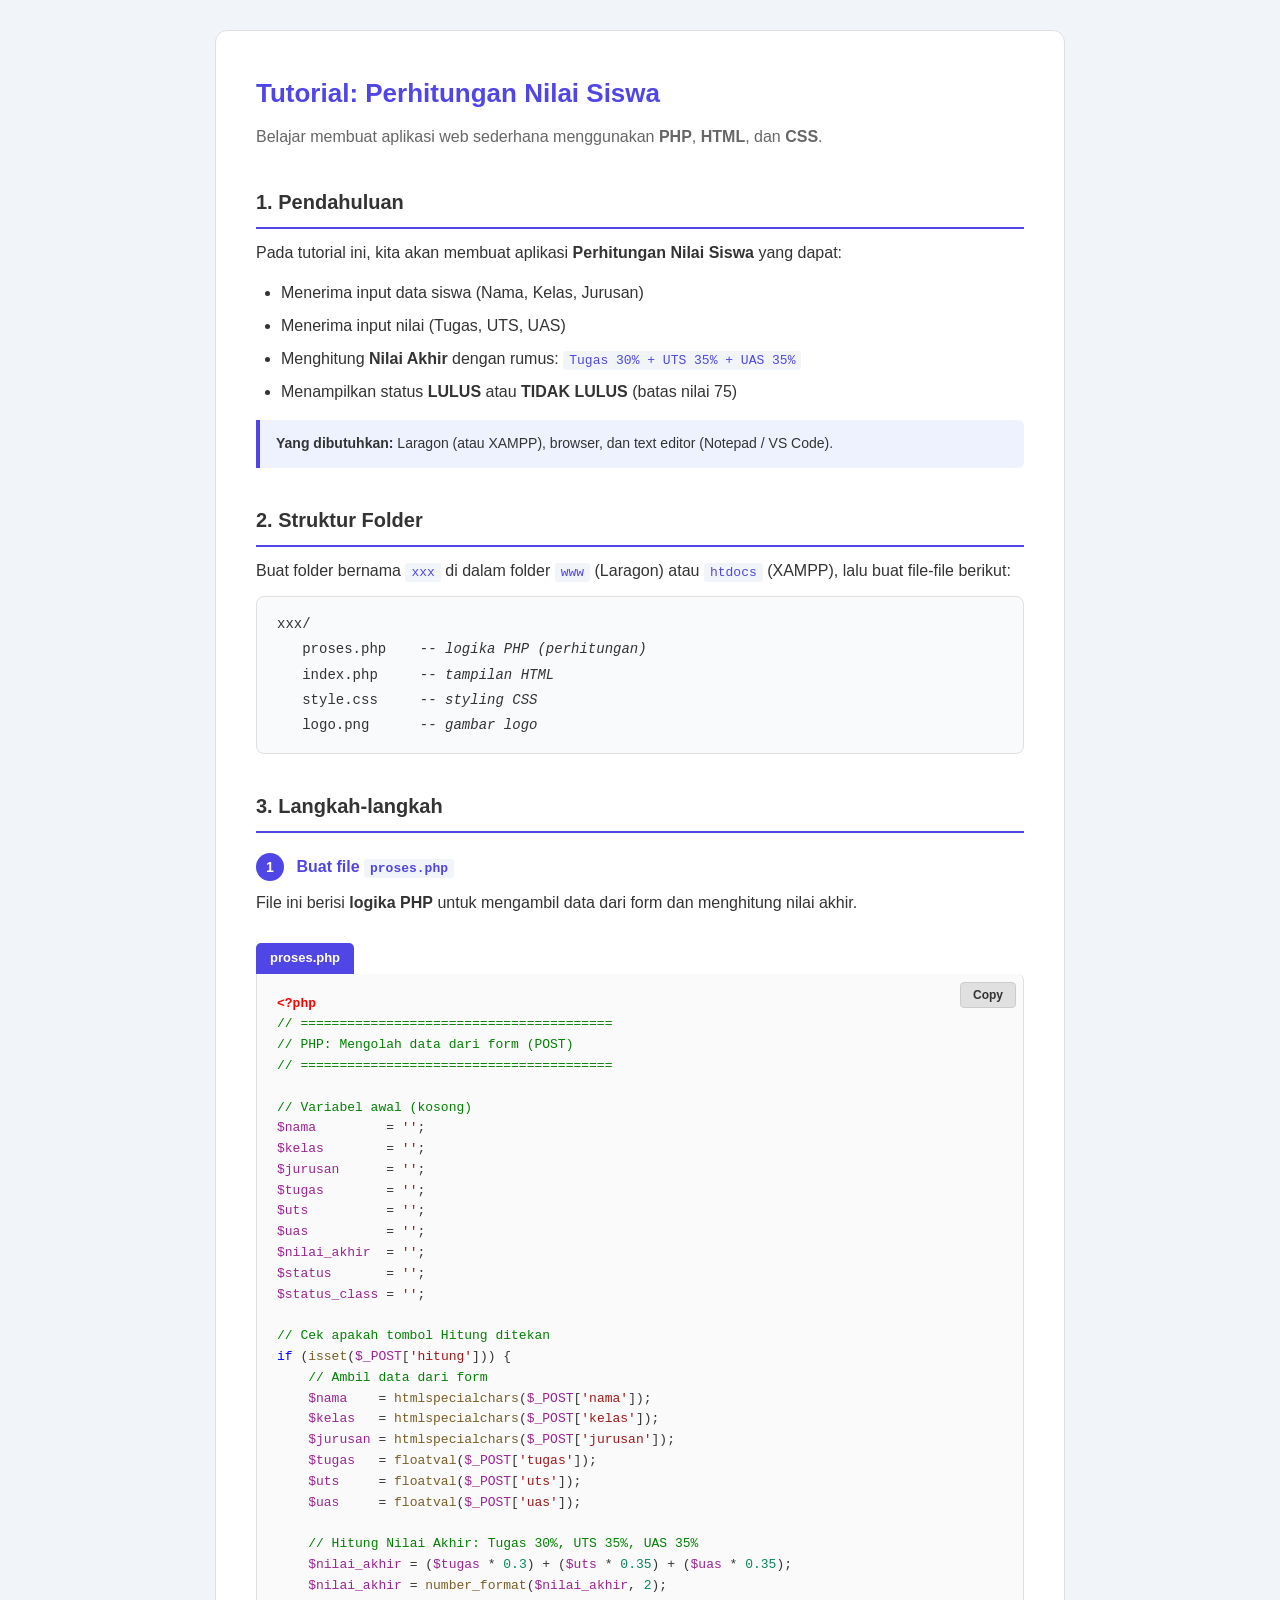
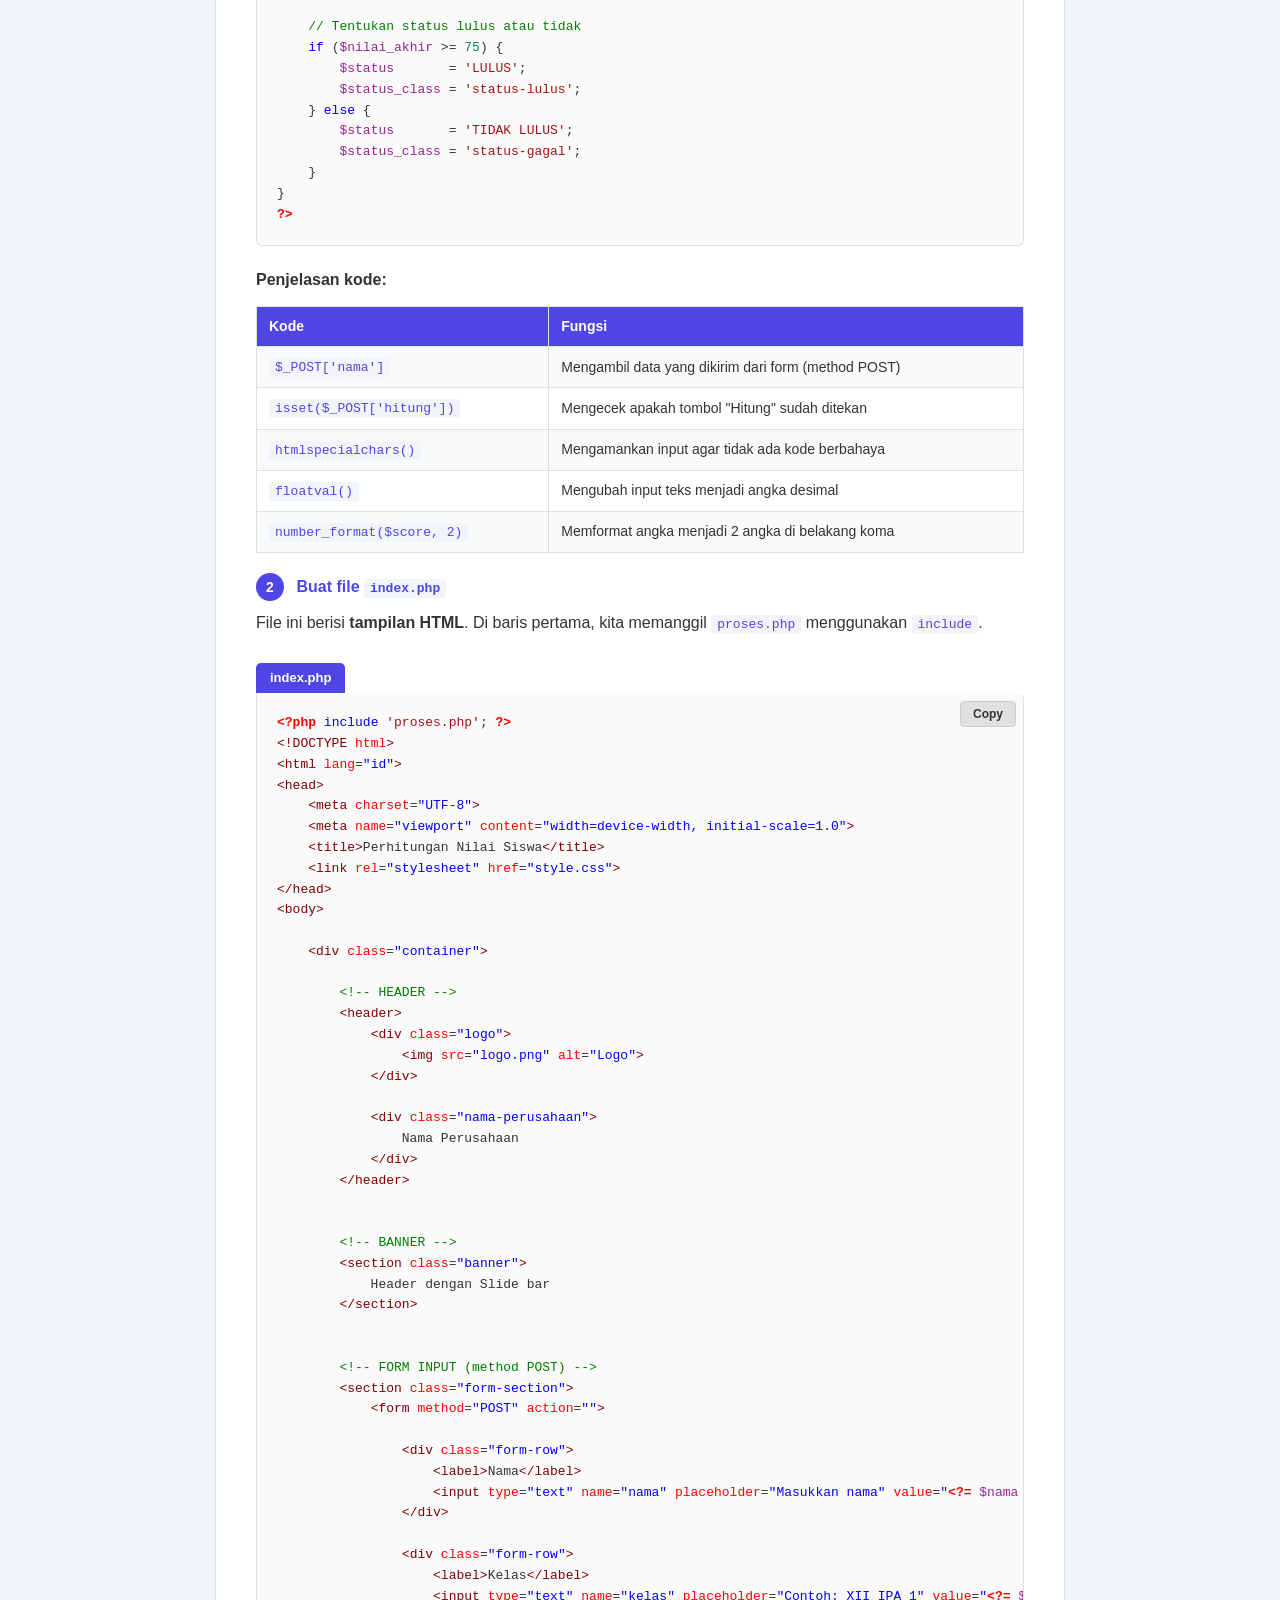
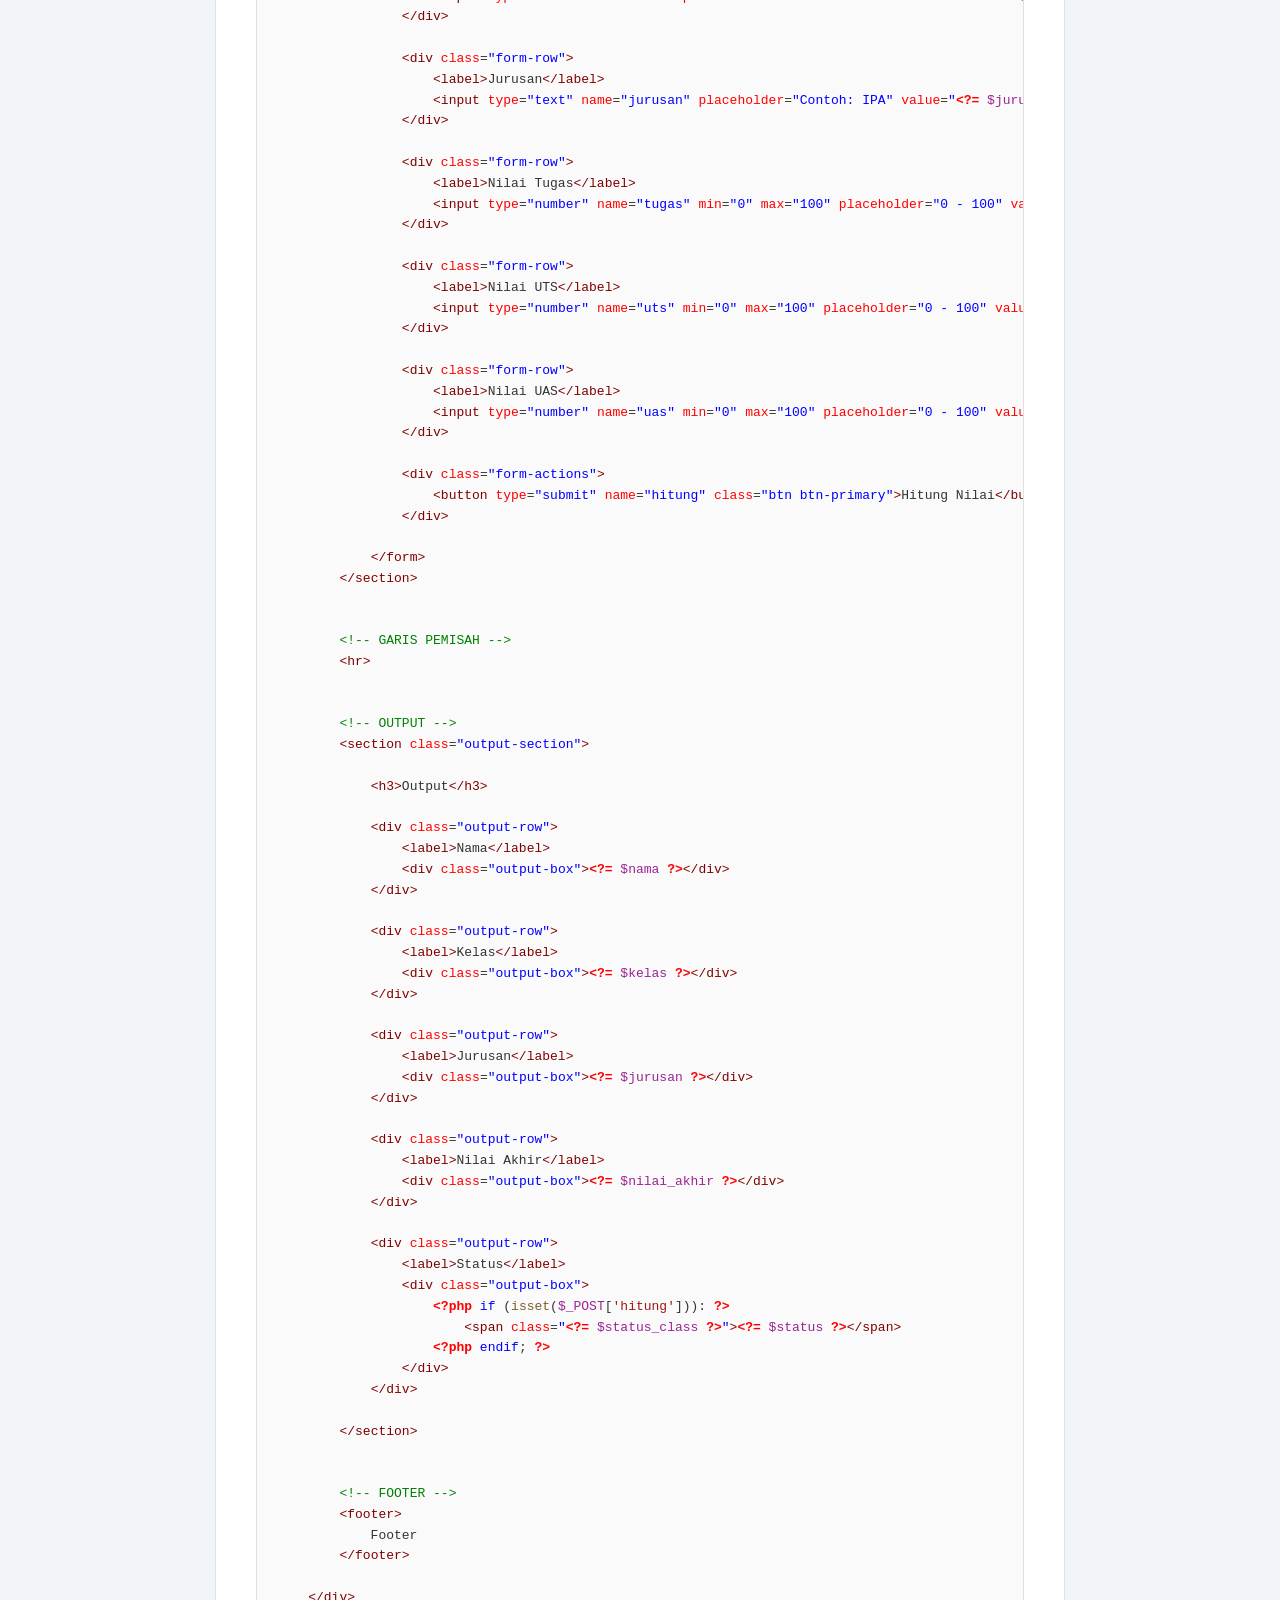
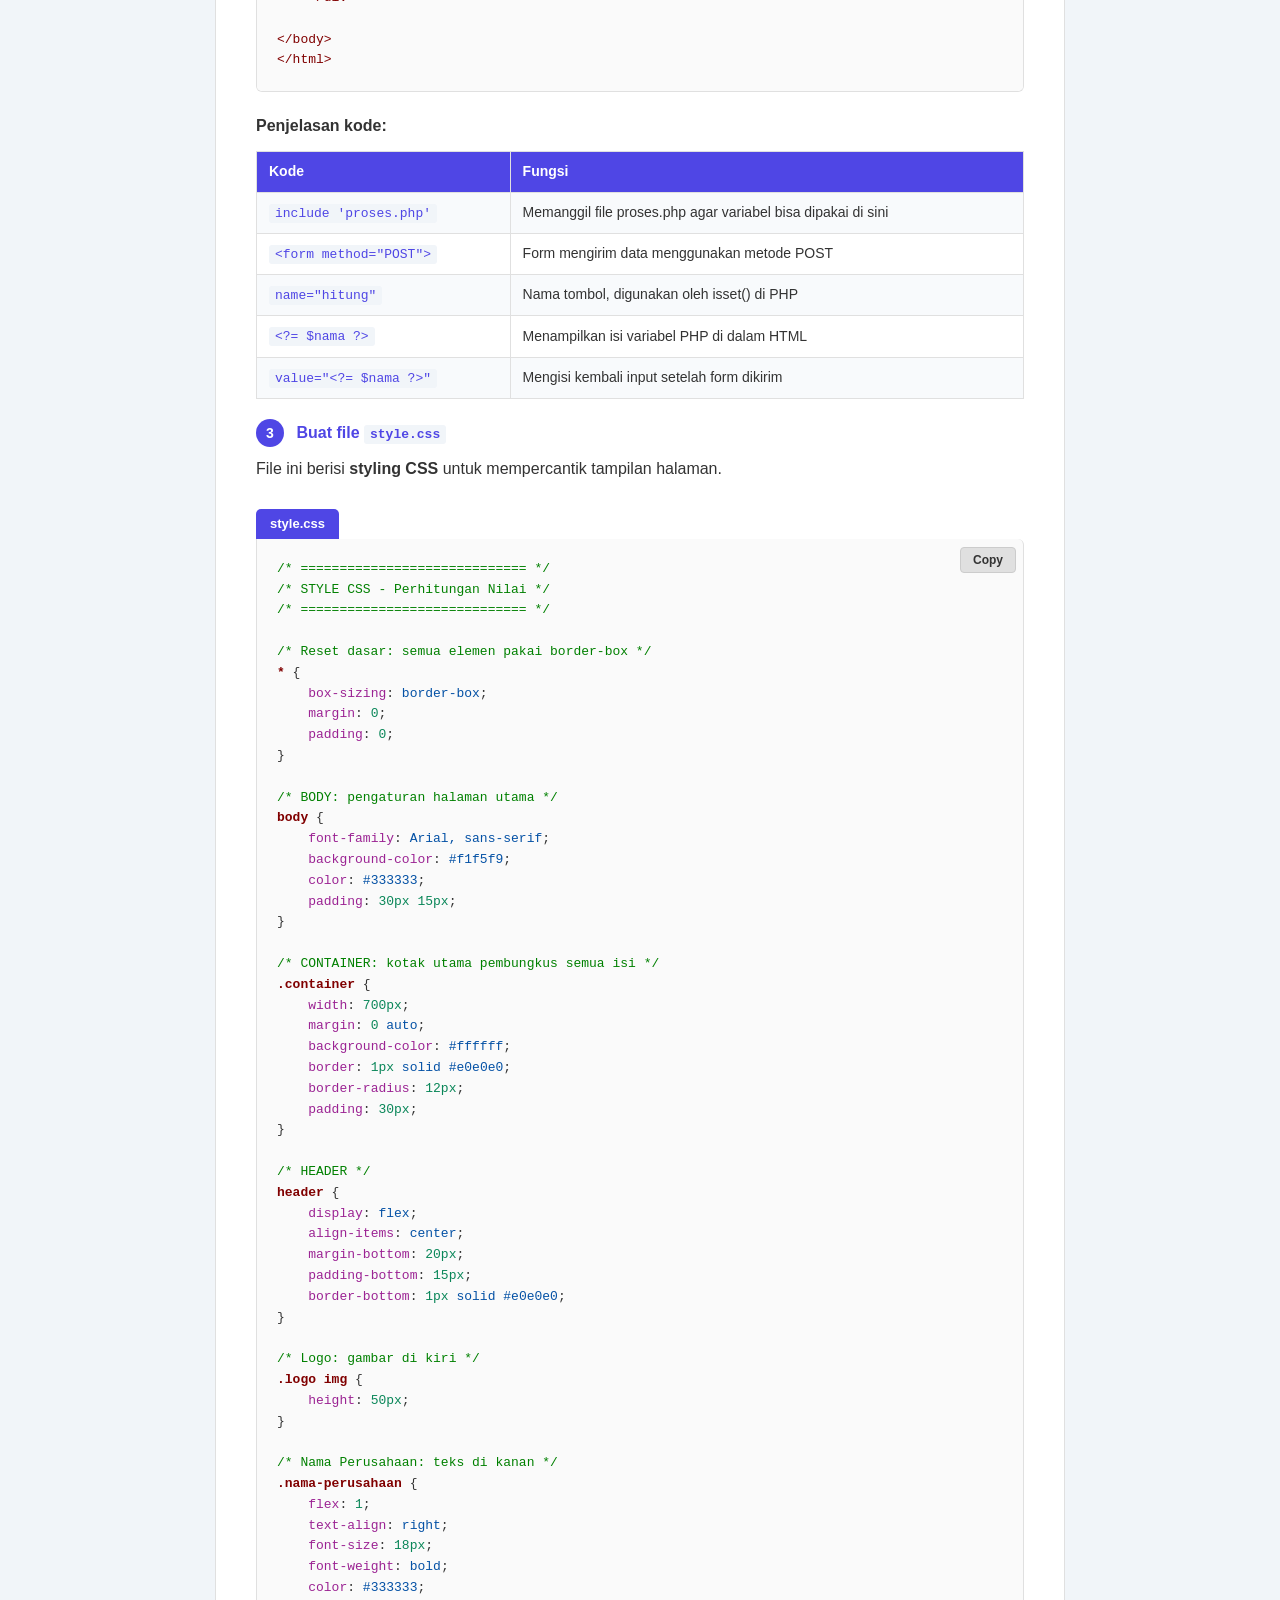
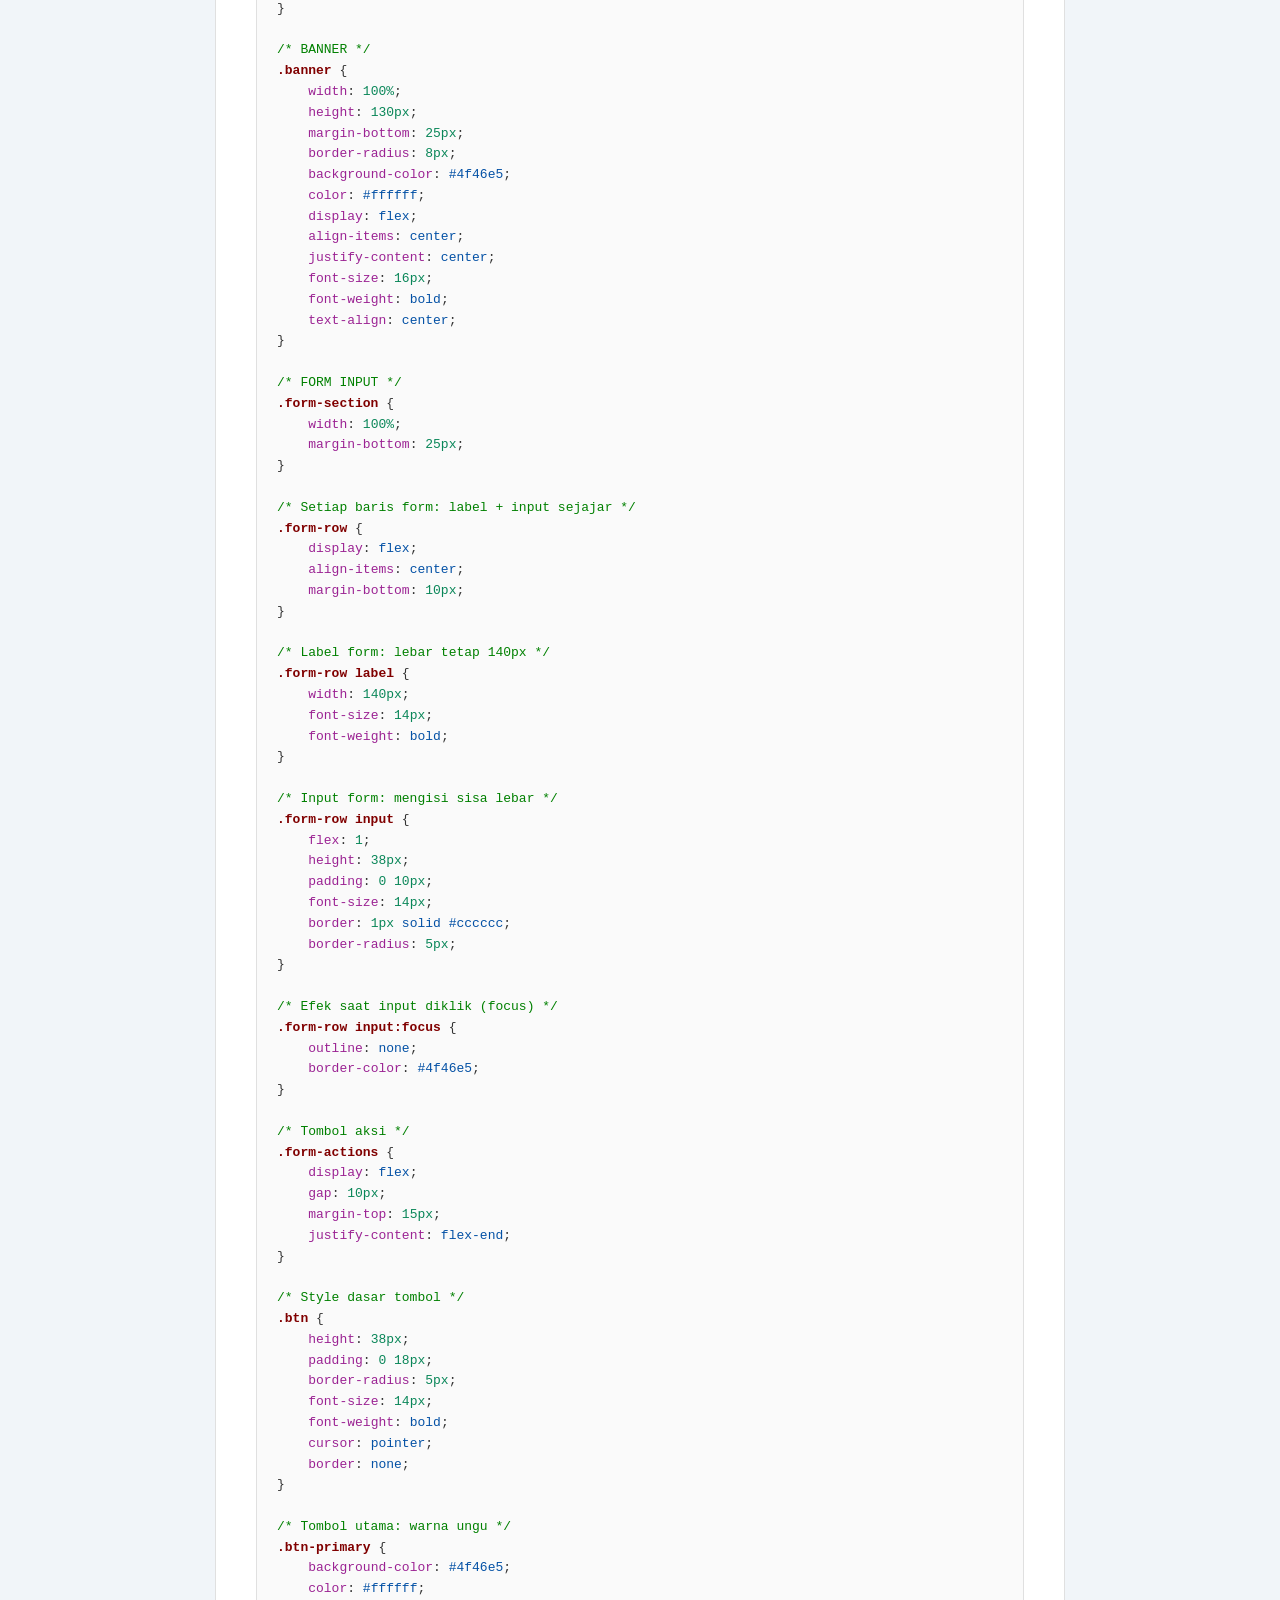
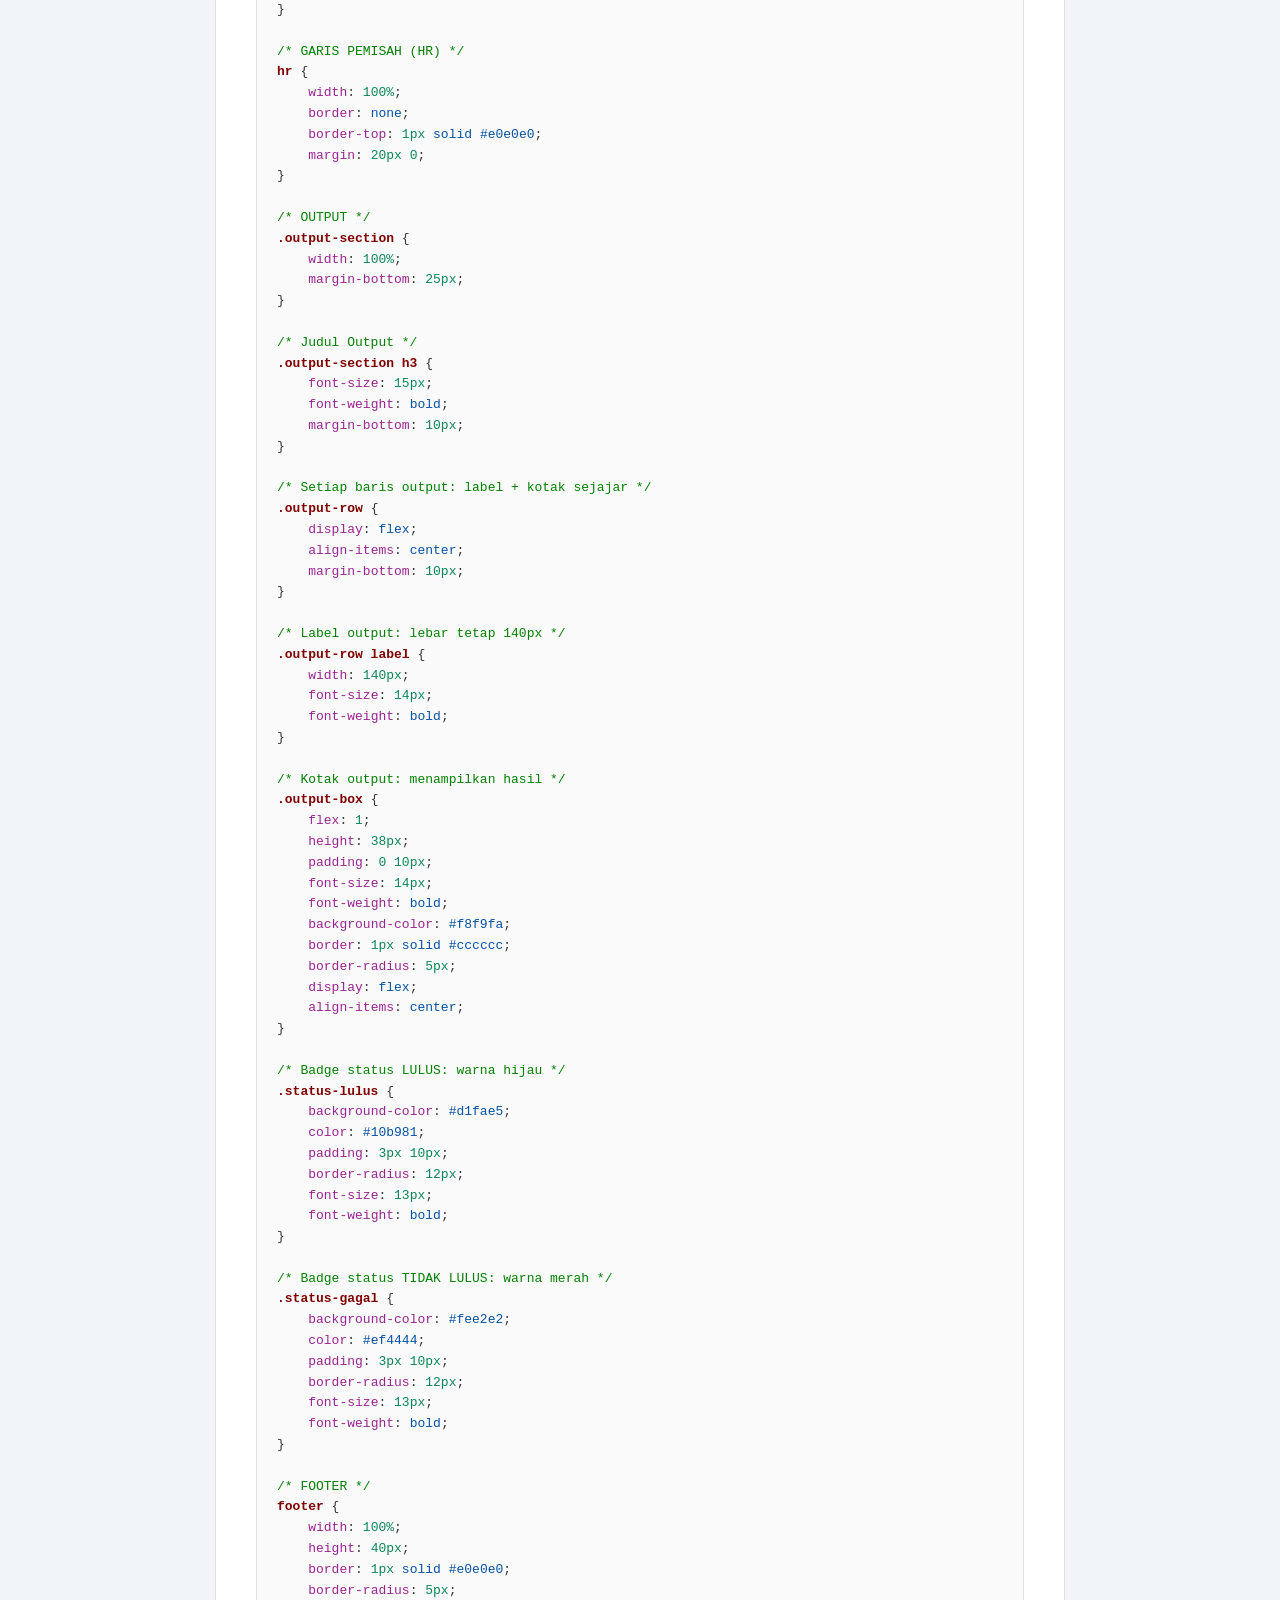
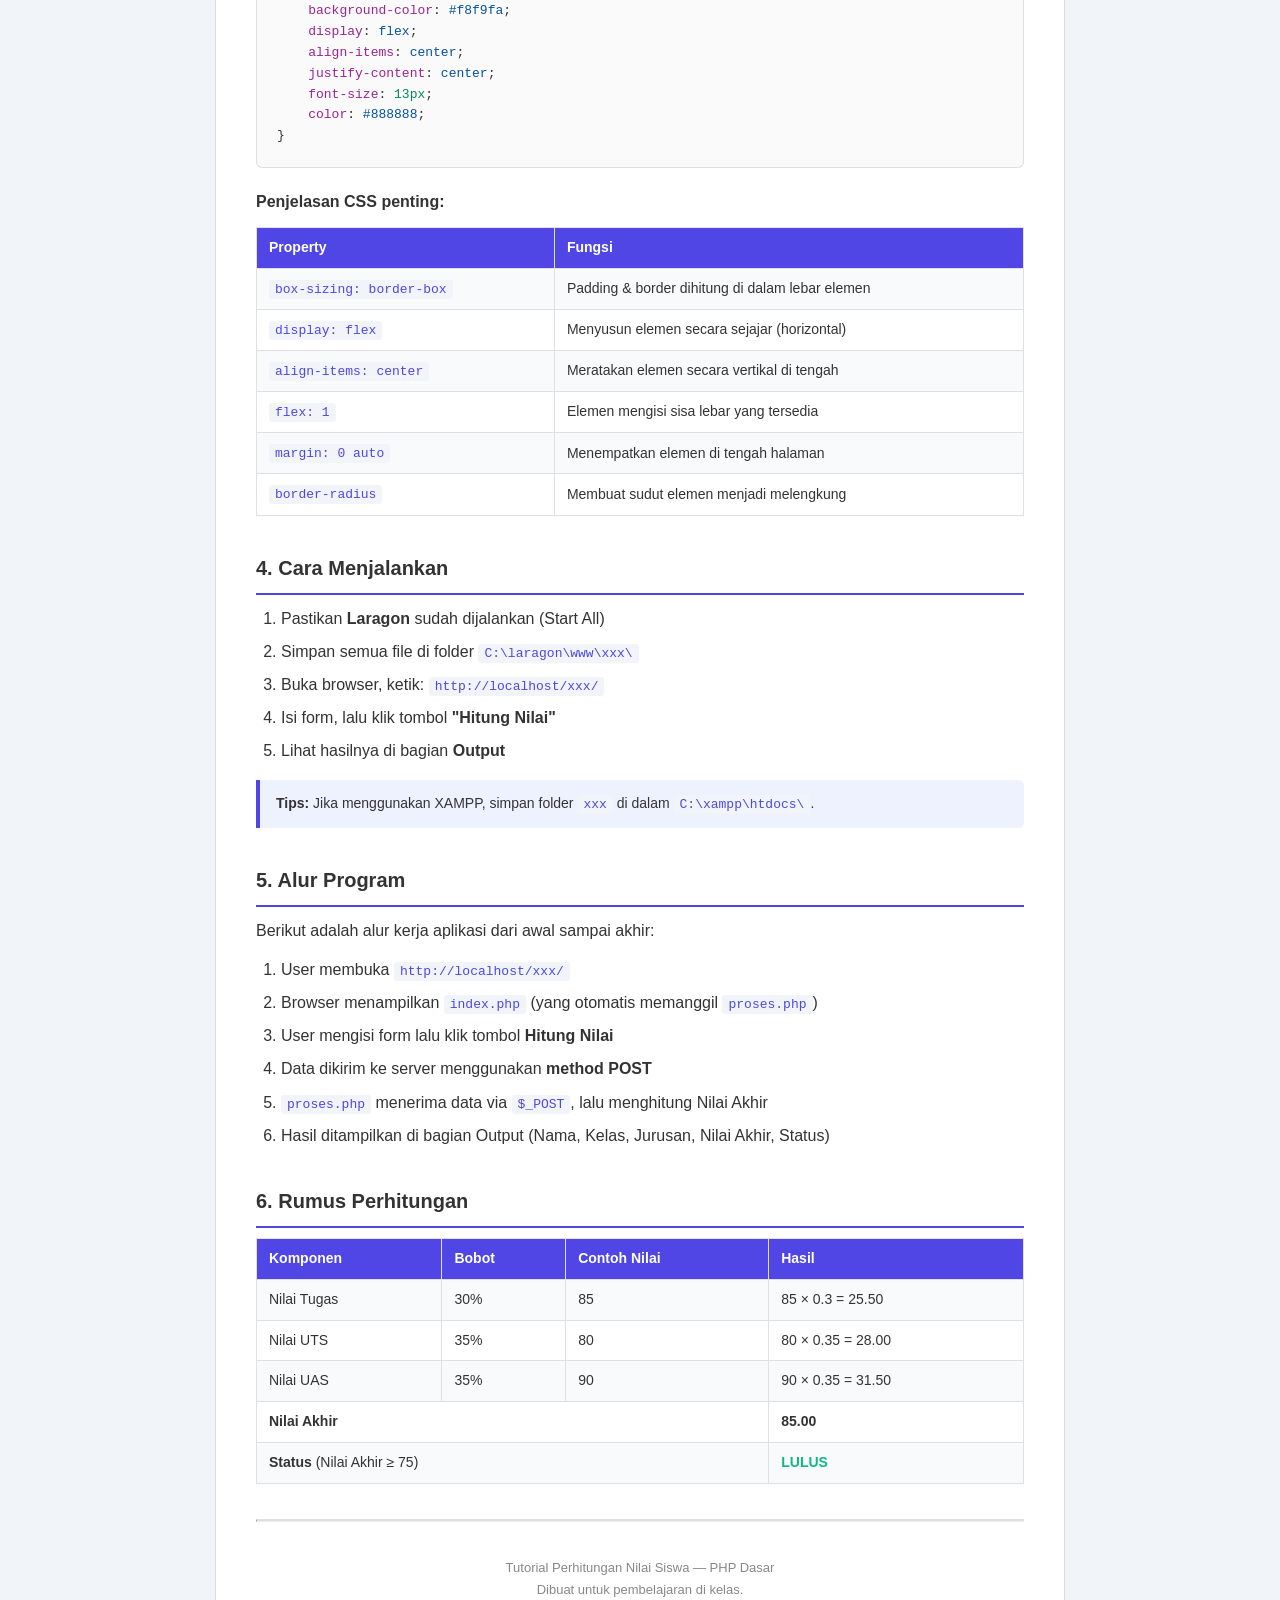
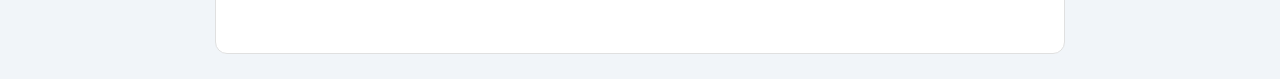
<file: tutorial_page/lat_ukk_kelulusan2/index.html>
<!DOCTYPE html>
<html lang="id">
<head>
    <meta charset="UTF-8">
    <meta name="viewport" content="width=device-width, initial-scale=1.0">
    <title>Tutorial - Perhitungan Nilai Siswa (PHP)</title>
    <style>
        * { box-sizing: border-box; margin: 0; padding: 0; }
        body {
            font-family: Arial, sans-serif;
            background-color: #f1f5f9;
            color: #333;
            line-height: 1.7;
            padding: 30px 15px;
        }
        .tutorial {
            max-width: 850px;
            margin: 0 auto;
            background: #fff;
            border-radius: 12px;
            padding: 40px;
            border: 1px solid #e0e0e0;
        }
        h1 {
            font-size: 26px;
            color: #4f46e5;
            margin-bottom: 8px;
        }
        h1 + p { color: #666; margin-bottom: 30px; }
        h2 {
            font-size: 20px;
            color: #333;
            margin: 35px 0 10px;
            padding-bottom: 8px;
            border-bottom: 2px solid #4f46e5;
        }
        h3 {
            font-size: 16px;
            margin: 20px 0 8px;
            color: #4f46e5;
        }
        p { margin-bottom: 12px; }
        ul, ol { margin: 10px 0 15px 25px; }
        li { margin-bottom: 6px; }
        .info-box {
            background-color: #eef2ff;
            border-left: 4px solid #4f46e5;
            padding: 12px 16px;
            margin: 15px 0;
            border-radius: 0 6px 6px 0;
            font-size: 14px;
        }
        .file-label {
            display: inline-block;
            background: #4f46e5;
            color: #fff;
            padding: 4px 14px;
            border-radius: 5px 5px 0 0;
            font-size: 13px;
            font-weight: bold;
            margin-top: 15px;
        }
        .code-wrapper {
            position: relative;
            margin-bottom: 20px;
        }
        pre {
            background-color: #fafafa;
            color: #333333;
            padding: 20px;
            border-radius: 0 6px 6px 6px;
            overflow-x: auto;
            font-family: Consolas, 'Courier New', monospace;
            font-size: 13px;
            line-height: 1.6;
            white-space: pre;
            border: 1px solid #e0e0e0;
            border-top: none;
        }
        /* Syntax Colors (VS Code Light Theme) */
        .cm  { color: #008000; }  /* comment */
        .kw  { color: #0000ff; }  /* keyword */
        .vr  { color: #9b2393; }  /* variable */
        .st  { color: #a31515; }  /* string */
        .fn  { color: #795e26; }  /* function */
        .nm  { color: #098658; }  /* number */
        .tg  { color: #800000; }  /* html tag */
        .at  { color: #ff0000; }  /* html attribute */
        .av  { color: #0000ff; }  /* attribute value */
        .pt  { color: #ff0000; font-weight: bold; } /* php tag */
        .cp  { color: #9b2393; }  /* css property */
        .cv  { color: #0451a5; }  /* css value */
        .cs  { color: #800000; font-weight: bold; } /* css selector */
        .btn-copy {
            position: absolute;
            top: 8px;
            right: 8px;
            background-color: #e0e0e0;
            color: #333;
            border: 1px solid #cccccc;
            padding: 5px 12px;
            border-radius: 4px;
            font-size: 12px;
            cursor: pointer;
            font-weight: bold;
        }
        .btn-copy:hover { background-color: #d0d0d0; }
        .btn-copy.copied { background-color: #d1fae5; color: #10b981; border-color: #10b981; }
        .struktur {
            background: #f8fafc;
            border: 1px solid #e0e0e0;
            padding: 15px 20px;
            border-radius: 8px;
            font-family: Consolas, monospace;
            font-size: 14px;
            line-height: 1.8;
            margin: 10px 0 20px;
        }
        .step-number {
            display: inline-block;
            background: #4f46e5;
            color: #fff;
            width: 28px;
            height: 28px;
            border-radius: 50%;
            text-align: center;
            line-height: 28px;
            font-size: 14px;
            font-weight: bold;
            margin-right: 8px;
        }
        table {
            width: 100%;
            border-collapse: collapse;
            margin: 10px 0 20px;
            font-size: 14px;
        }
        th, td {
            border: 1px solid #e0e0e0;
            padding: 8px 12px;
            text-align: left;
        }
        th { background-color: #4f46e5; color: #fff; }
        tr:nth-child(even) { background-color: #f8fafc; }
        code {
            background: #f1f5f9;
            padding: 2px 6px;
            border-radius: 3px;
            font-size: 13px;
            color: #4f46e5;
            font-family: Consolas, monospace;
        }
    </style>
</head>
<body>

<div class="tutorial">

    <h1>Tutorial: Perhitungan Nilai Siswa</h1>
    <p>Belajar membuat aplikasi web sederhana menggunakan <strong>PHP</strong>, <strong>HTML</strong>, dan <strong>CSS</strong>.</p>


    <h2>1. Pendahuluan</h2>
    <p>Pada tutorial ini, kita akan membuat aplikasi <strong>Perhitungan Nilai Siswa</strong> yang dapat:</p>
    <ul>
        <li>Menerima input data siswa (Nama, Kelas, Jurusan)</li>
        <li>Menerima input nilai (Tugas, UTS, UAS)</li>
        <li>Menghitung <strong>Nilai Akhir</strong> dengan rumus: <code>Tugas 30% + UTS 35% + UAS 35%</code></li>
        <li>Menampilkan status <strong>LULUS</strong> atau <strong>TIDAK LULUS</strong> (batas nilai 75)</li>
    </ul>

    <div class="info-box">
        <strong>Yang dibutuhkan:</strong> Laragon (atau XAMPP), browser, dan text editor (Notepad / VS Code).
    </div>


    <h2>2. Struktur Folder</h2>
    <p>Buat folder bernama <code>xxx</code> di dalam folder <code>www</code> (Laragon) atau <code>htdocs</code> (XAMPP), lalu buat file-file berikut:</p>

    <div class="struktur">
        xxx/<br>
        &nbsp;&nbsp;&nbsp;proses.php &nbsp;&nbsp;&nbsp;<em>-- logika PHP (perhitungan)</em><br>
        &nbsp;&nbsp;&nbsp;index.php &nbsp;&nbsp;&nbsp;&nbsp;<em>-- tampilan HTML</em><br>
        &nbsp;&nbsp;&nbsp;style.css &nbsp;&nbsp;&nbsp;&nbsp;<em>-- styling CSS</em><br>
        &nbsp;&nbsp;&nbsp;logo.png &nbsp;&nbsp;&nbsp;&nbsp;&nbsp;<em>-- gambar logo</em>
    </div>


    <h2>3. Langkah-langkah</h2>

    <!-- ======================== -->
    <!-- LANGKAH 1: proses.php    -->
    <!-- ======================== -->
    <h3><span class="step-number">1</span> Buat file <code>proses.php</code></h3>
    <p>File ini berisi <strong>logika PHP</strong> untuk mengambil data dari form dan menghitung nilai akhir.</p>

    <span class="file-label">proses.php</span>
    <div class="code-wrapper">
        <button class="btn-copy" onclick="copyCode(this)">Copy</button>
<pre id="code-proses"><span class="pt">&lt;?php</span>
<span class="cm">// ========================================</span>
<span class="cm">// PHP: Mengolah data dari form (POST)</span>
<span class="cm">// ========================================</span>

<span class="cm">// Variabel awal (kosong)</span>
<span class="vr">$nama</span>         = <span class="st">''</span>;
<span class="vr">$kelas</span>        = <span class="st">''</span>;
<span class="vr">$jurusan</span>      = <span class="st">''</span>;
<span class="vr">$tugas</span>        = <span class="st">''</span>;
<span class="vr">$uts</span>          = <span class="st">''</span>;
<span class="vr">$uas</span>          = <span class="st">''</span>;
<span class="vr">$nilai_akhir</span>  = <span class="st">''</span>;
<span class="vr">$status</span>       = <span class="st">''</span>;
<span class="vr">$status_class</span> = <span class="st">''</span>;

<span class="cm">// Cek apakah tombol Hitung ditekan</span>
<span class="kw">if</span> (<span class="fn">isset</span>(<span class="vr">$_POST</span>[<span class="st">'hitung'</span>])) {
    <span class="cm">// Ambil data dari form</span>
    <span class="vr">$nama</span>    = <span class="fn">htmlspecialchars</span>(<span class="vr">$_POST</span>[<span class="st">'nama'</span>]);
    <span class="vr">$kelas</span>   = <span class="fn">htmlspecialchars</span>(<span class="vr">$_POST</span>[<span class="st">'kelas'</span>]);
    <span class="vr">$jurusan</span> = <span class="fn">htmlspecialchars</span>(<span class="vr">$_POST</span>[<span class="st">'jurusan'</span>]);
    <span class="vr">$tugas</span>   = <span class="fn">floatval</span>(<span class="vr">$_POST</span>[<span class="st">'tugas'</span>]);
    <span class="vr">$uts</span>     = <span class="fn">floatval</span>(<span class="vr">$_POST</span>[<span class="st">'uts'</span>]);
    <span class="vr">$uas</span>     = <span class="fn">floatval</span>(<span class="vr">$_POST</span>[<span class="st">'uas'</span>]);

    <span class="cm">// Hitung Nilai Akhir: Tugas 30%, UTS 35%, UAS 35%</span>
    <span class="vr">$nilai_akhir</span> = (<span class="vr">$tugas</span> * <span class="nm">0.3</span>) + (<span class="vr">$uts</span> * <span class="nm">0.35</span>) + (<span class="vr">$uas</span> * <span class="nm">0.35</span>);
    <span class="vr">$nilai_akhir</span> = <span class="fn">number_format</span>(<span class="vr">$nilai_akhir</span>, <span class="nm">2</span>);

    <span class="cm">// Tentukan status lulus atau tidak</span>
    <span class="kw">if</span> (<span class="vr">$nilai_akhir</span> &gt;= <span class="nm">75</span>) {
        <span class="vr">$status</span>       = <span class="st">'LULUS'</span>;
        <span class="vr">$status_class</span> = <span class="st">'status-lulus'</span>;
    } <span class="kw">else</span> {
        <span class="vr">$status</span>       = <span class="st">'TIDAK LULUS'</span>;
        <span class="vr">$status_class</span> = <span class="st">'status-gagal'</span>;
    }
}
<span class="pt">?&gt;</span></pre>
    </div>

    <p><strong>Penjelasan kode:</strong></p>
    <table>
        <tr><th>Kode</th><th>Fungsi</th></tr>
        <tr><td><code>$_POST['nama']</code></td><td>Mengambil data yang dikirim dari form (method POST)</td></tr>
        <tr><td><code>isset($_POST['hitung'])</code></td><td>Mengecek apakah tombol "Hitung" sudah ditekan</td></tr>
        <tr><td><code>htmlspecialchars()</code></td><td>Mengamankan input agar tidak ada kode berbahaya</td></tr>
        <tr><td><code>floatval()</code></td><td>Mengubah input teks menjadi angka desimal</td></tr>
        <tr><td><code>number_format($score, 2)</code></td><td>Memformat angka menjadi 2 angka di belakang koma</td></tr>
    </table>


    <!-- ======================== -->
    <!-- LANGKAH 2: index.php     -->
    <!-- ======================== -->
    <h3><span class="step-number">2</span> Buat file <code>index.php</code></h3>
    <p>File ini berisi <strong>tampilan HTML</strong>. Di baris pertama, kita memanggil <code>proses.php</code> menggunakan <code>include</code>.</p>

    <span class="file-label">index.php</span>
    <div class="code-wrapper">
        <button class="btn-copy" onclick="copyCode(this)">Copy</button>
<pre id="code-index"><span class="pt">&lt;?php</span> <span class="kw">include</span> <span class="st">'proses.php'</span>; <span class="pt">?&gt;</span>
<span class="tg">&lt;!DOCTYPE</span> <span class="at">html</span><span class="tg">&gt;</span>
<span class="tg">&lt;html</span> <span class="at">lang</span>=<span class="av">"id"</span><span class="tg">&gt;</span>
<span class="tg">&lt;head&gt;</span>
    <span class="tg">&lt;meta</span> <span class="at">charset</span>=<span class="av">"UTF-8"</span><span class="tg">&gt;</span>
    <span class="tg">&lt;meta</span> <span class="at">name</span>=<span class="av">"viewport"</span> <span class="at">content</span>=<span class="av">"width=device-width, initial-scale=1.0"</span><span class="tg">&gt;</span>
    <span class="tg">&lt;title&gt;</span>Perhitungan Nilai Siswa<span class="tg">&lt;/title&gt;</span>
    <span class="tg">&lt;link</span> <span class="at">rel</span>=<span class="av">"stylesheet"</span> <span class="at">href</span>=<span class="av">"style.css"</span><span class="tg">&gt;</span>
<span class="tg">&lt;/head&gt;</span>
<span class="tg">&lt;body&gt;</span>

    <span class="tg">&lt;div</span> <span class="at">class</span>=<span class="av">"container"</span><span class="tg">&gt;</span>

        <span class="cm">&lt;!-- HEADER --&gt;</span>
        <span class="tg">&lt;header&gt;</span>
            <span class="tg">&lt;div</span> <span class="at">class</span>=<span class="av">"logo"</span><span class="tg">&gt;</span>
                <span class="tg">&lt;img</span> <span class="at">src</span>=<span class="av">"logo.png"</span> <span class="at">alt</span>=<span class="av">"Logo"</span><span class="tg">&gt;</span>
            <span class="tg">&lt;/div&gt;</span>

            <span class="tg">&lt;div</span> <span class="at">class</span>=<span class="av">"nama-perusahaan"</span><span class="tg">&gt;</span>
                Nama Perusahaan
            <span class="tg">&lt;/div&gt;</span>
        <span class="tg">&lt;/header&gt;</span>


        <span class="cm">&lt;!-- BANNER --&gt;</span>
        <span class="tg">&lt;section</span> <span class="at">class</span>=<span class="av">"banner"</span><span class="tg">&gt;</span>
            Header dengan Slide bar
        <span class="tg">&lt;/section&gt;</span>


        <span class="cm">&lt;!-- FORM INPUT (method POST) --&gt;</span>
        <span class="tg">&lt;section</span> <span class="at">class</span>=<span class="av">"form-section"</span><span class="tg">&gt;</span>
            <span class="tg">&lt;form</span> <span class="at">method</span>=<span class="av">"POST"</span> <span class="at">action</span>=<span class="av">""</span><span class="tg">&gt;</span>

                <span class="tg">&lt;div</span> <span class="at">class</span>=<span class="av">"form-row"</span><span class="tg">&gt;</span>
                    <span class="tg">&lt;label&gt;</span>Nama<span class="tg">&lt;/label&gt;</span>
                    <span class="tg">&lt;input</span> <span class="at">type</span>=<span class="av">"text"</span> <span class="at">name</span>=<span class="av">"nama"</span> <span class="at">placeholder</span>=<span class="av">"Masukkan nama"</span> <span class="at">value</span>=<span class="av">"<span class="pt">&lt;?=</span> <span class="vr">$nama</span> <span class="pt">?&gt;</span>"</span><span class="tg">&gt;</span>
                <span class="tg">&lt;/div&gt;</span>

                <span class="tg">&lt;div</span> <span class="at">class</span>=<span class="av">"form-row"</span><span class="tg">&gt;</span>
                    <span class="tg">&lt;label&gt;</span>Kelas<span class="tg">&lt;/label&gt;</span>
                    <span class="tg">&lt;input</span> <span class="at">type</span>=<span class="av">"text"</span> <span class="at">name</span>=<span class="av">"kelas"</span> <span class="at">placeholder</span>=<span class="av">"Contoh: XII IPA 1"</span> <span class="at">value</span>=<span class="av">"<span class="pt">&lt;?=</span> <span class="vr">$kelas</span> <span class="pt">?&gt;</span>"</span><span class="tg">&gt;</span>
                <span class="tg">&lt;/div&gt;</span>

                <span class="tg">&lt;div</span> <span class="at">class</span>=<span class="av">"form-row"</span><span class="tg">&gt;</span>
                    <span class="tg">&lt;label&gt;</span>Jurusan<span class="tg">&lt;/label&gt;</span>
                    <span class="tg">&lt;input</span> <span class="at">type</span>=<span class="av">"text"</span> <span class="at">name</span>=<span class="av">"jurusan"</span> <span class="at">placeholder</span>=<span class="av">"Contoh: IPA"</span> <span class="at">value</span>=<span class="av">"<span class="pt">&lt;?=</span> <span class="vr">$jurusan</span> <span class="pt">?&gt;</span>"</span><span class="tg">&gt;</span>
                <span class="tg">&lt;/div&gt;</span>

                <span class="tg">&lt;div</span> <span class="at">class</span>=<span class="av">"form-row"</span><span class="tg">&gt;</span>
                    <span class="tg">&lt;label&gt;</span>Nilai Tugas<span class="tg">&lt;/label&gt;</span>
                    <span class="tg">&lt;input</span> <span class="at">type</span>=<span class="av">"number"</span> <span class="at">name</span>=<span class="av">"tugas"</span> <span class="at">min</span>=<span class="av">"0"</span> <span class="at">max</span>=<span class="av">"100"</span> <span class="at">placeholder</span>=<span class="av">"0 - 100"</span> <span class="at">value</span>=<span class="av">"<span class="pt">&lt;?=</span> <span class="vr">$tugas</span> <span class="pt">?&gt;</span>"</span><span class="tg">&gt;</span>
                <span class="tg">&lt;/div&gt;</span>

                <span class="tg">&lt;div</span> <span class="at">class</span>=<span class="av">"form-row"</span><span class="tg">&gt;</span>
                    <span class="tg">&lt;label&gt;</span>Nilai UTS<span class="tg">&lt;/label&gt;</span>
                    <span class="tg">&lt;input</span> <span class="at">type</span>=<span class="av">"number"</span> <span class="at">name</span>=<span class="av">"uts"</span> <span class="at">min</span>=<span class="av">"0"</span> <span class="at">max</span>=<span class="av">"100"</span> <span class="at">placeholder</span>=<span class="av">"0 - 100"</span> <span class="at">value</span>=<span class="av">"<span class="pt">&lt;?=</span> <span class="vr">$uts</span> <span class="pt">?&gt;</span>"</span><span class="tg">&gt;</span>
                <span class="tg">&lt;/div&gt;</span>

                <span class="tg">&lt;div</span> <span class="at">class</span>=<span class="av">"form-row"</span><span class="tg">&gt;</span>
                    <span class="tg">&lt;label&gt;</span>Nilai UAS<span class="tg">&lt;/label&gt;</span>
                    <span class="tg">&lt;input</span> <span class="at">type</span>=<span class="av">"number"</span> <span class="at">name</span>=<span class="av">"uas"</span> <span class="at">min</span>=<span class="av">"0"</span> <span class="at">max</span>=<span class="av">"100"</span> <span class="at">placeholder</span>=<span class="av">"0 - 100"</span> <span class="at">value</span>=<span class="av">"<span class="pt">&lt;?=</span> <span class="vr">$uas</span> <span class="pt">?&gt;</span>"</span><span class="tg">&gt;</span>
                <span class="tg">&lt;/div&gt;</span>

                <span class="tg">&lt;div</span> <span class="at">class</span>=<span class="av">"form-actions"</span><span class="tg">&gt;</span>
                    <span class="tg">&lt;button</span> <span class="at">type</span>=<span class="av">"submit"</span> <span class="at">name</span>=<span class="av">"hitung"</span> <span class="at">class</span>=<span class="av">"btn btn-primary"</span><span class="tg">&gt;</span>Hitung Nilai<span class="tg">&lt;/button&gt;</span>
                <span class="tg">&lt;/div&gt;</span>

            <span class="tg">&lt;/form&gt;</span>
        <span class="tg">&lt;/section&gt;</span>


        <span class="cm">&lt;!-- GARIS PEMISAH --&gt;</span>
        <span class="tg">&lt;hr&gt;</span>


        <span class="cm">&lt;!-- OUTPUT --&gt;</span>
        <span class="tg">&lt;section</span> <span class="at">class</span>=<span class="av">"output-section"</span><span class="tg">&gt;</span>

            <span class="tg">&lt;h3&gt;</span>Output<span class="tg">&lt;/h3&gt;</span>

            <span class="tg">&lt;div</span> <span class="at">class</span>=<span class="av">"output-row"</span><span class="tg">&gt;</span>
                <span class="tg">&lt;label&gt;</span>Nama<span class="tg">&lt;/label&gt;</span>
                <span class="tg">&lt;div</span> <span class="at">class</span>=<span class="av">"output-box"</span><span class="tg">&gt;</span><span class="pt">&lt;?=</span> <span class="vr">$nama</span> <span class="pt">?&gt;</span><span class="tg">&lt;/div&gt;</span>
            <span class="tg">&lt;/div&gt;</span>

            <span class="tg">&lt;div</span> <span class="at">class</span>=<span class="av">"output-row"</span><span class="tg">&gt;</span>
                <span class="tg">&lt;label&gt;</span>Kelas<span class="tg">&lt;/label&gt;</span>
                <span class="tg">&lt;div</span> <span class="at">class</span>=<span class="av">"output-box"</span><span class="tg">&gt;</span><span class="pt">&lt;?=</span> <span class="vr">$kelas</span> <span class="pt">?&gt;</span><span class="tg">&lt;/div&gt;</span>
            <span class="tg">&lt;/div&gt;</span>

            <span class="tg">&lt;div</span> <span class="at">class</span>=<span class="av">"output-row"</span><span class="tg">&gt;</span>
                <span class="tg">&lt;label&gt;</span>Jurusan<span class="tg">&lt;/label&gt;</span>
                <span class="tg">&lt;div</span> <span class="at">class</span>=<span class="av">"output-box"</span><span class="tg">&gt;</span><span class="pt">&lt;?=</span> <span class="vr">$jurusan</span> <span class="pt">?&gt;</span><span class="tg">&lt;/div&gt;</span>
            <span class="tg">&lt;/div&gt;</span>

            <span class="tg">&lt;div</span> <span class="at">class</span>=<span class="av">"output-row"</span><span class="tg">&gt;</span>
                <span class="tg">&lt;label&gt;</span>Nilai Akhir<span class="tg">&lt;/label&gt;</span>
                <span class="tg">&lt;div</span> <span class="at">class</span>=<span class="av">"output-box"</span><span class="tg">&gt;</span><span class="pt">&lt;?=</span> <span class="vr">$nilai_akhir</span> <span class="pt">?&gt;</span><span class="tg">&lt;/div&gt;</span>
            <span class="tg">&lt;/div&gt;</span>

            <span class="tg">&lt;div</span> <span class="at">class</span>=<span class="av">"output-row"</span><span class="tg">&gt;</span>
                <span class="tg">&lt;label&gt;</span>Status<span class="tg">&lt;/label&gt;</span>
                <span class="tg">&lt;div</span> <span class="at">class</span>=<span class="av">"output-box"</span><span class="tg">&gt;</span>
                    <span class="pt">&lt;?php</span> <span class="kw">if</span> (<span class="fn">isset</span>(<span class="vr">$_POST</span>[<span class="st">'hitung'</span>])): <span class="pt">?&gt;</span>
                        <span class="tg">&lt;span</span> <span class="at">class</span>=<span class="av">"<span class="pt">&lt;?=</span> <span class="vr">$status_class</span> <span class="pt">?&gt;</span>"</span><span class="tg">&gt;</span><span class="pt">&lt;?=</span> <span class="vr">$status</span> <span class="pt">?&gt;</span><span class="tg">&lt;/span&gt;</span>
                    <span class="pt">&lt;?php</span> <span class="kw">endif</span>; <span class="pt">?&gt;</span>
                <span class="tg">&lt;/div&gt;</span>
            <span class="tg">&lt;/div&gt;</span>

        <span class="tg">&lt;/section&gt;</span>


        <span class="cm">&lt;!-- FOOTER --&gt;</span>
        <span class="tg">&lt;footer&gt;</span>
            Footer
        <span class="tg">&lt;/footer&gt;</span>

    <span class="tg">&lt;/div&gt;</span>

<span class="tg">&lt;/body&gt;</span>
<span class="tg">&lt;/html&gt;</span></pre>
    </div>

    <p><strong>Penjelasan kode:</strong></p>
    <table>
        <tr><th>Kode</th><th>Fungsi</th></tr>
        <tr><td><code>include 'proses.php'</code></td><td>Memanggil file proses.php agar variabel bisa dipakai di sini</td></tr>
        <tr><td><code>&lt;form method="POST"&gt;</code></td><td>Form mengirim data menggunakan metode POST</td></tr>
        <tr><td><code>name="hitung"</code></td><td>Nama tombol, digunakan oleh isset() di PHP</td></tr>
        <tr><td><code>&lt;?= $nama ?&gt;</code></td><td>Menampilkan isi variabel PHP di dalam HTML</td></tr>
        <tr><td><code>value="&lt;?= $nama ?&gt;"</code></td><td>Mengisi kembali input setelah form dikirim</td></tr>
    </table>


    <!-- ======================== -->
    <!-- LANGKAH 3: style.css     -->
    <!-- ======================== -->
    <h3><span class="step-number">3</span> Buat file <code>style.css</code></h3>
    <p>File ini berisi <strong>styling CSS</strong> untuk mempercantik tampilan halaman.</p>

    <span class="file-label">style.css</span>
    <div class="code-wrapper">
        <button class="btn-copy" onclick="copyCode(this)">Copy</button>
<pre id="code-css"><span class="cm">/* ============================= */</span>
<span class="cm">/* STYLE CSS - Perhitungan Nilai */</span>
<span class="cm">/* ============================= */</span>

<span class="cm">/* Reset dasar: semua elemen pakai border-box */</span>
<span class="cs">*</span> {
    <span class="cp">box-sizing</span>: <span class="cv">border-box</span>;
    <span class="cp">margin</span>: <span class="nm">0</span>;
    <span class="cp">padding</span>: <span class="nm">0</span>;
}

<span class="cm">/* BODY: pengaturan halaman utama */</span>
<span class="cs">body</span> {
    <span class="cp">font-family</span>: <span class="cv">Arial, sans-serif</span>;
    <span class="cp">background-color</span>: <span class="cv">#f1f5f9</span>;
    <span class="cp">color</span>: <span class="cv">#333333</span>;
    <span class="cp">padding</span>: <span class="nm">30px</span> <span class="nm">15px</span>;
}

<span class="cm">/* CONTAINER: kotak utama pembungkus semua isi */</span>
<span class="cs">.container</span> {
    <span class="cp">width</span>: <span class="nm">700px</span>;
    <span class="cp">margin</span>: <span class="nm">0</span> <span class="cv">auto</span>;
    <span class="cp">background-color</span>: <span class="cv">#ffffff</span>;
    <span class="cp">border</span>: <span class="nm">1px</span> <span class="cv">solid</span> <span class="cv">#e0e0e0</span>;
    <span class="cp">border-radius</span>: <span class="nm">12px</span>;
    <span class="cp">padding</span>: <span class="nm">30px</span>;
}

<span class="cm">/* HEADER */</span>
<span class="cs">header</span> {
    <span class="cp">display</span>: <span class="cv">flex</span>;
    <span class="cp">align-items</span>: <span class="cv">center</span>;
    <span class="cp">margin-bottom</span>: <span class="nm">20px</span>;
    <span class="cp">padding-bottom</span>: <span class="nm">15px</span>;
    <span class="cp">border-bottom</span>: <span class="nm">1px</span> <span class="cv">solid</span> <span class="cv">#e0e0e0</span>;
}

<span class="cm">/* Logo: gambar di kiri */</span>
<span class="cs">.logo img</span> {
    <span class="cp">height</span>: <span class="nm">50px</span>;
}

<span class="cm">/* Nama Perusahaan: teks di kanan */</span>
<span class="cs">.nama-perusahaan</span> {
    <span class="cp">flex</span>: <span class="nm">1</span>;
    <span class="cp">text-align</span>: <span class="cv">right</span>;
    <span class="cp">font-size</span>: <span class="nm">18px</span>;
    <span class="cp">font-weight</span>: <span class="cv">bold</span>;
    <span class="cp">color</span>: <span class="cv">#333333</span>;
}

<span class="cm">/* BANNER */</span>
<span class="cs">.banner</span> {
    <span class="cp">width</span>: <span class="nm">100%</span>;
    <span class="cp">height</span>: <span class="nm">130px</span>;
    <span class="cp">margin-bottom</span>: <span class="nm">25px</span>;
    <span class="cp">border-radius</span>: <span class="nm">8px</span>;
    <span class="cp">background-color</span>: <span class="cv">#4f46e5</span>;
    <span class="cp">color</span>: <span class="cv">#ffffff</span>;
    <span class="cp">display</span>: <span class="cv">flex</span>;
    <span class="cp">align-items</span>: <span class="cv">center</span>;
    <span class="cp">justify-content</span>: <span class="cv">center</span>;
    <span class="cp">font-size</span>: <span class="nm">16px</span>;
    <span class="cp">font-weight</span>: <span class="cv">bold</span>;
    <span class="cp">text-align</span>: <span class="cv">center</span>;
}

<span class="cm">/* FORM INPUT */</span>
<span class="cs">.form-section</span> {
    <span class="cp">width</span>: <span class="nm">100%</span>;
    <span class="cp">margin-bottom</span>: <span class="nm">25px</span>;
}

<span class="cm">/* Setiap baris form: label + input sejajar */</span>
<span class="cs">.form-row</span> {
    <span class="cp">display</span>: <span class="cv">flex</span>;
    <span class="cp">align-items</span>: <span class="cv">center</span>;
    <span class="cp">margin-bottom</span>: <span class="nm">10px</span>;
}

<span class="cm">/* Label form: lebar tetap 140px */</span>
<span class="cs">.form-row label</span> {
    <span class="cp">width</span>: <span class="nm">140px</span>;
    <span class="cp">font-size</span>: <span class="nm">14px</span>;
    <span class="cp">font-weight</span>: <span class="cv">bold</span>;
}

<span class="cm">/* Input form: mengisi sisa lebar */</span>
<span class="cs">.form-row input</span> {
    <span class="cp">flex</span>: <span class="nm">1</span>;
    <span class="cp">height</span>: <span class="nm">38px</span>;
    <span class="cp">padding</span>: <span class="nm">0</span> <span class="nm">10px</span>;
    <span class="cp">font-size</span>: <span class="nm">14px</span>;
    <span class="cp">border</span>: <span class="nm">1px</span> <span class="cv">solid</span> <span class="cv">#cccccc</span>;
    <span class="cp">border-radius</span>: <span class="nm">5px</span>;
}

<span class="cm">/* Efek saat input diklik (focus) */</span>
<span class="cs">.form-row input:focus</span> {
    <span class="cp">outline</span>: <span class="cv">none</span>;
    <span class="cp">border-color</span>: <span class="cv">#4f46e5</span>;
}

<span class="cm">/* Tombol aksi */</span>
<span class="cs">.form-actions</span> {
    <span class="cp">display</span>: <span class="cv">flex</span>;
    <span class="cp">gap</span>: <span class="nm">10px</span>;
    <span class="cp">margin-top</span>: <span class="nm">15px</span>;
    <span class="cp">justify-content</span>: <span class="cv">flex-end</span>;
}

<span class="cm">/* Style dasar tombol */</span>
<span class="cs">.btn</span> {
    <span class="cp">height</span>: <span class="nm">38px</span>;
    <span class="cp">padding</span>: <span class="nm">0</span> <span class="nm">18px</span>;
    <span class="cp">border-radius</span>: <span class="nm">5px</span>;
    <span class="cp">font-size</span>: <span class="nm">14px</span>;
    <span class="cp">font-weight</span>: <span class="cv">bold</span>;
    <span class="cp">cursor</span>: <span class="cv">pointer</span>;
    <span class="cp">border</span>: <span class="cv">none</span>;
}

<span class="cm">/* Tombol utama: warna ungu */</span>
<span class="cs">.btn-primary</span> {
    <span class="cp">background-color</span>: <span class="cv">#4f46e5</span>;
    <span class="cp">color</span>: <span class="cv">#ffffff</span>;
}

<span class="cm">/* GARIS PEMISAH (HR) */</span>
<span class="cs">hr</span> {
    <span class="cp">width</span>: <span class="nm">100%</span>;
    <span class="cp">border</span>: <span class="cv">none</span>;
    <span class="cp">border-top</span>: <span class="nm">1px</span> <span class="cv">solid</span> <span class="cv">#e0e0e0</span>;
    <span class="cp">margin</span>: <span class="nm">20px</span> <span class="nm">0</span>;
}

<span class="cm">/* OUTPUT */</span>
<span class="cs">.output-section</span> {
    <span class="cp">width</span>: <span class="nm">100%</span>;
    <span class="cp">margin-bottom</span>: <span class="nm">25px</span>;
}

<span class="cm">/* Judul Output */</span>
<span class="cs">.output-section h3</span> {
    <span class="cp">font-size</span>: <span class="nm">15px</span>;
    <span class="cp">font-weight</span>: <span class="cv">bold</span>;
    <span class="cp">margin-bottom</span>: <span class="nm">10px</span>;
}

<span class="cm">/* Setiap baris output: label + kotak sejajar */</span>
<span class="cs">.output-row</span> {
    <span class="cp">display</span>: <span class="cv">flex</span>;
    <span class="cp">align-items</span>: <span class="cv">center</span>;
    <span class="cp">margin-bottom</span>: <span class="nm">10px</span>;
}

<span class="cm">/* Label output: lebar tetap 140px */</span>
<span class="cs">.output-row label</span> {
    <span class="cp">width</span>: <span class="nm">140px</span>;
    <span class="cp">font-size</span>: <span class="nm">14px</span>;
    <span class="cp">font-weight</span>: <span class="cv">bold</span>;
}

<span class="cm">/* Kotak output: menampilkan hasil */</span>
<span class="cs">.output-box</span> {
    <span class="cp">flex</span>: <span class="nm">1</span>;
    <span class="cp">height</span>: <span class="nm">38px</span>;
    <span class="cp">padding</span>: <span class="nm">0</span> <span class="nm">10px</span>;
    <span class="cp">font-size</span>: <span class="nm">14px</span>;
    <span class="cp">font-weight</span>: <span class="cv">bold</span>;
    <span class="cp">background-color</span>: <span class="cv">#f8f9fa</span>;
    <span class="cp">border</span>: <span class="nm">1px</span> <span class="cv">solid</span> <span class="cv">#cccccc</span>;
    <span class="cp">border-radius</span>: <span class="nm">5px</span>;
    <span class="cp">display</span>: <span class="cv">flex</span>;
    <span class="cp">align-items</span>: <span class="cv">center</span>;
}

<span class="cm">/* Badge status LULUS: warna hijau */</span>
<span class="cs">.status-lulus</span> {
    <span class="cp">background-color</span>: <span class="cv">#d1fae5</span>;
    <span class="cp">color</span>: <span class="cv">#10b981</span>;
    <span class="cp">padding</span>: <span class="nm">3px</span> <span class="nm">10px</span>;
    <span class="cp">border-radius</span>: <span class="nm">12px</span>;
    <span class="cp">font-size</span>: <span class="nm">13px</span>;
    <span class="cp">font-weight</span>: <span class="cv">bold</span>;
}

<span class="cm">/* Badge status TIDAK LULUS: warna merah */</span>
<span class="cs">.status-gagal</span> {
    <span class="cp">background-color</span>: <span class="cv">#fee2e2</span>;
    <span class="cp">color</span>: <span class="cv">#ef4444</span>;
    <span class="cp">padding</span>: <span class="nm">3px</span> <span class="nm">10px</span>;
    <span class="cp">border-radius</span>: <span class="nm">12px</span>;
    <span class="cp">font-size</span>: <span class="nm">13px</span>;
    <span class="cp">font-weight</span>: <span class="cv">bold</span>;
}

<span class="cm">/* FOOTER */</span>
<span class="cs">footer</span> {
    <span class="cp">width</span>: <span class="nm">100%</span>;
    <span class="cp">height</span>: <span class="nm">40px</span>;
    <span class="cp">border</span>: <span class="nm">1px</span> <span class="cv">solid</span> <span class="cv">#e0e0e0</span>;
    <span class="cp">border-radius</span>: <span class="nm">5px</span>;
    <span class="cp">background-color</span>: <span class="cv">#f8f9fa</span>;
    <span class="cp">display</span>: <span class="cv">flex</span>;
    <span class="cp">align-items</span>: <span class="cv">center</span>;
    <span class="cp">justify-content</span>: <span class="cv">center</span>;
    <span class="cp">font-size</span>: <span class="nm">13px</span>;
    <span class="cp">color</span>: <span class="cv">#888888</span>;
}</pre>
    </div>

    <p><strong>Penjelasan CSS penting:</strong></p>
    <table>
        <tr><th>Property</th><th>Fungsi</th></tr>
        <tr><td><code>box-sizing: border-box</code></td><td>Padding & border dihitung di dalam lebar elemen</td></tr>
        <tr><td><code>display: flex</code></td><td>Menyusun elemen secara sejajar (horizontal)</td></tr>
        <tr><td><code>align-items: center</code></td><td>Meratakan elemen secara vertikal di tengah</td></tr>
        <tr><td><code>flex: 1</code></td><td>Elemen mengisi sisa lebar yang tersedia</td></tr>
        <tr><td><code>margin: 0 auto</code></td><td>Menempatkan elemen di tengah halaman</td></tr>
        <tr><td><code>border-radius</code></td><td>Membuat sudut elemen menjadi melengkung</td></tr>
    </table>


    <h2>4. Cara Menjalankan</h2>
    <ol>
        <li>Pastikan <strong>Laragon</strong> sudah dijalankan (Start All)</li>
        <li>Simpan semua file di folder <code>C:\laragon\www\xxx\</code></li>
        <li>Buka browser, ketik: <code>http://localhost/xxx/</code></li>
        <li>Isi form, lalu klik tombol <strong>"Hitung Nilai"</strong></li>
        <li>Lihat hasilnya di bagian <strong>Output</strong></li>
    </ol>

    <div class="info-box">
        <strong>Tips:</strong> Jika menggunakan XAMPP, simpan folder <code>xxx</code> di dalam <code>C:\xampp\htdocs\</code>.
    </div>


    <h2>5. Alur Program</h2>
    <p>Berikut adalah alur kerja aplikasi dari awal sampai akhir:</p>
    <ol>
        <li>User membuka <code>http://localhost/xxx/</code></li>
        <li>Browser menampilkan <code>index.php</code> (yang otomatis memanggil <code>proses.php</code>)</li>
        <li>User mengisi form lalu klik tombol <strong>Hitung Nilai</strong></li>
        <li>Data dikirim ke server menggunakan <strong>method POST</strong></li>
        <li><code>proses.php</code> menerima data via <code>$_POST</code>, lalu menghitung Nilai Akhir</li>
        <li>Hasil ditampilkan di bagian Output (Nama, Kelas, Jurusan, Nilai Akhir, Status)</li>
    </ol>


    <h2>6. Rumus Perhitungan</h2>
    <table>
        <tr><th>Komponen</th><th>Bobot</th><th>Contoh Nilai</th><th>Hasil</th></tr>
        <tr><td>Nilai Tugas</td><td>30%</td><td>85</td><td>85 &times; 0.3 = 25.50</td></tr>
        <tr><td>Nilai UTS</td><td>35%</td><td>80</td><td>80 &times; 0.35 = 28.00</td></tr>
        <tr><td>Nilai UAS</td><td>35%</td><td>90</td><td>90 &times; 0.35 = 31.50</td></tr>
        <tr><td colspan="3"><strong>Nilai Akhir</strong></td><td><strong>85.00</strong></td></tr>
        <tr><td colspan="3"><strong>Status</strong> (Nilai Akhir &ge; 75)</td><td><strong style="color: #10b981;">LULUS</strong></td></tr>
    </table>


    <hr style="margin: 35px 0; border-top: 2px solid #e0e0e0;">
    <p style="text-align: center; color: #888; font-size: 13px;">
        Tutorial Perhitungan Nilai Siswa &mdash; PHP Dasar<br>
        Dibuat untuk pembelajaran di kelas.
    </p>

</div>

<script>
function copyCode(button) {
    var pre = button.parentElement.querySelector('pre');
    // Get text only (strip HTML span tags) for clean copy
    var temp = document.createElement('div');
    temp.innerHTML = pre.innerHTML;
    var text = temp.textContent || temp.innerText;

    navigator.clipboard.writeText(text).then(function() {
        button.textContent = 'Copied!';
        button.classList.add('copied');
        setTimeout(function() {
            button.textContent = 'Copy';
            button.classList.remove('copied');
        }, 2000);
    });
}
</script>

</body>
</html>
</file>
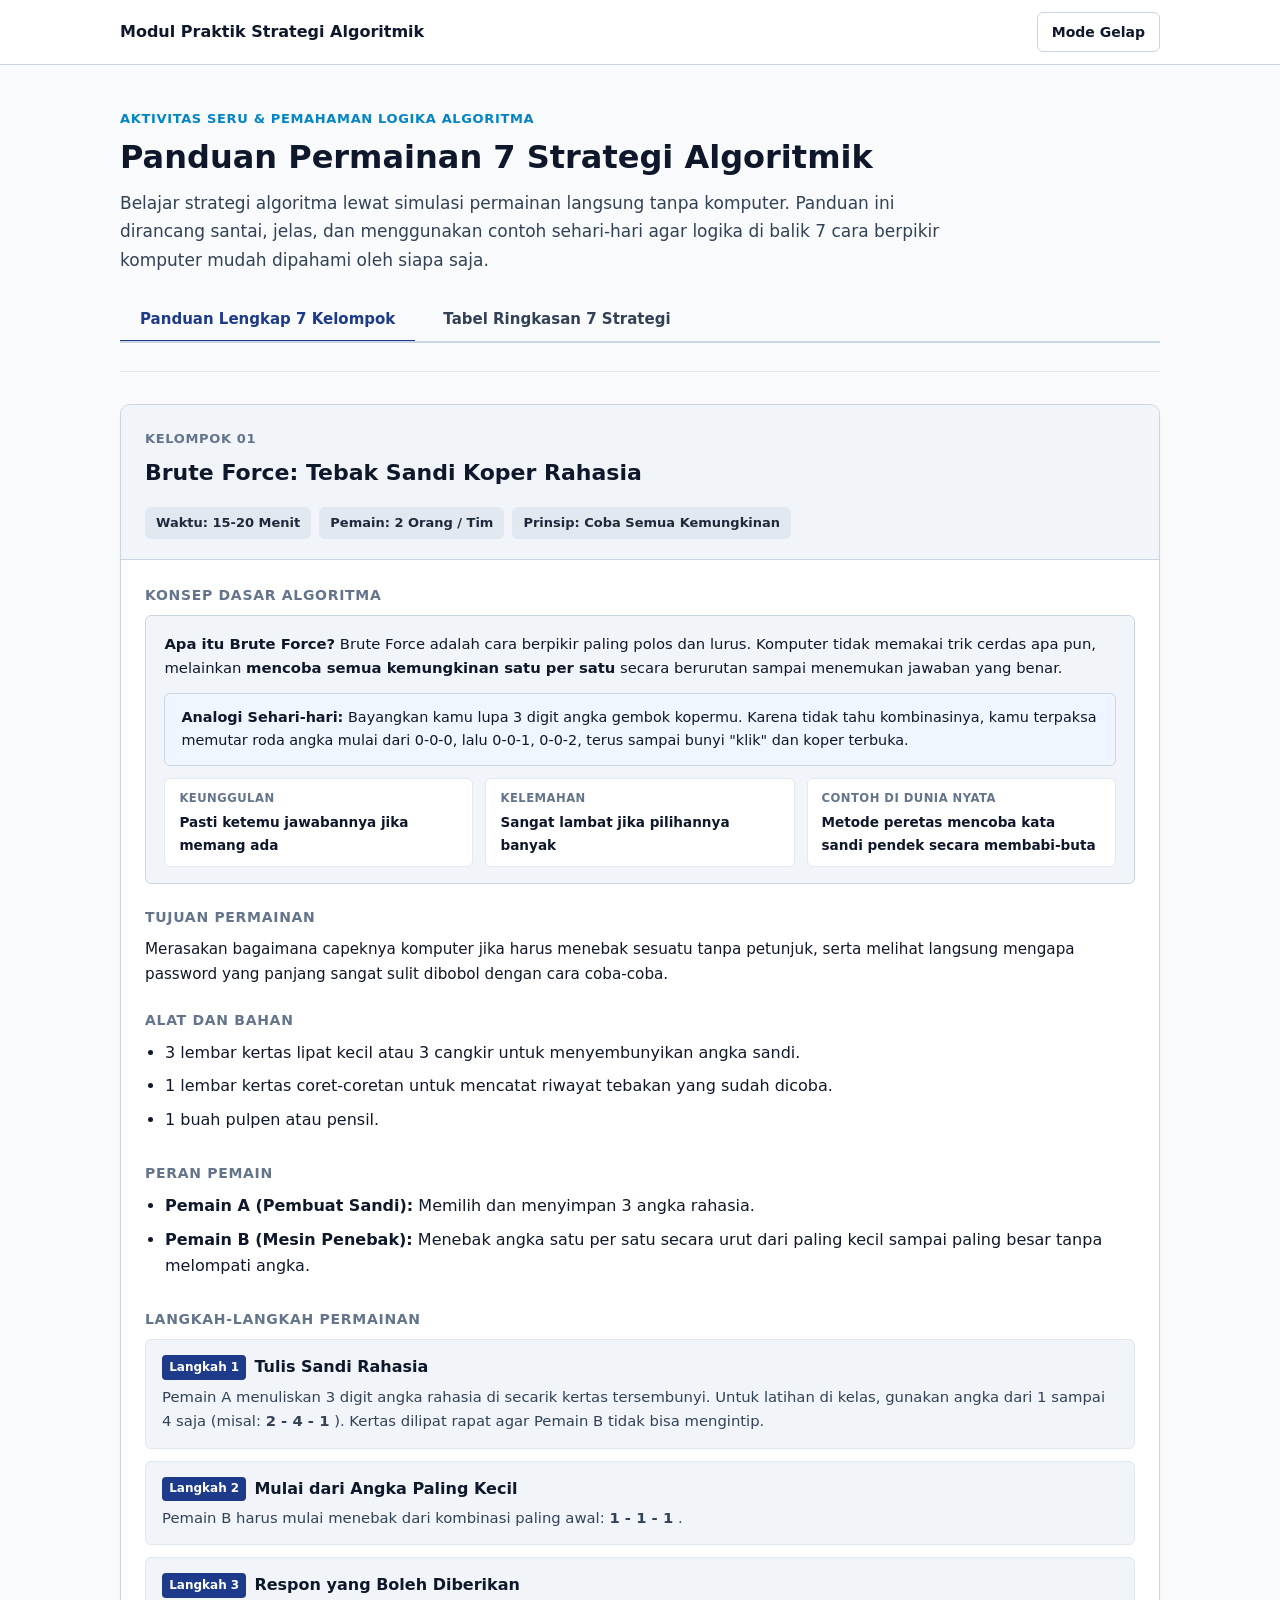
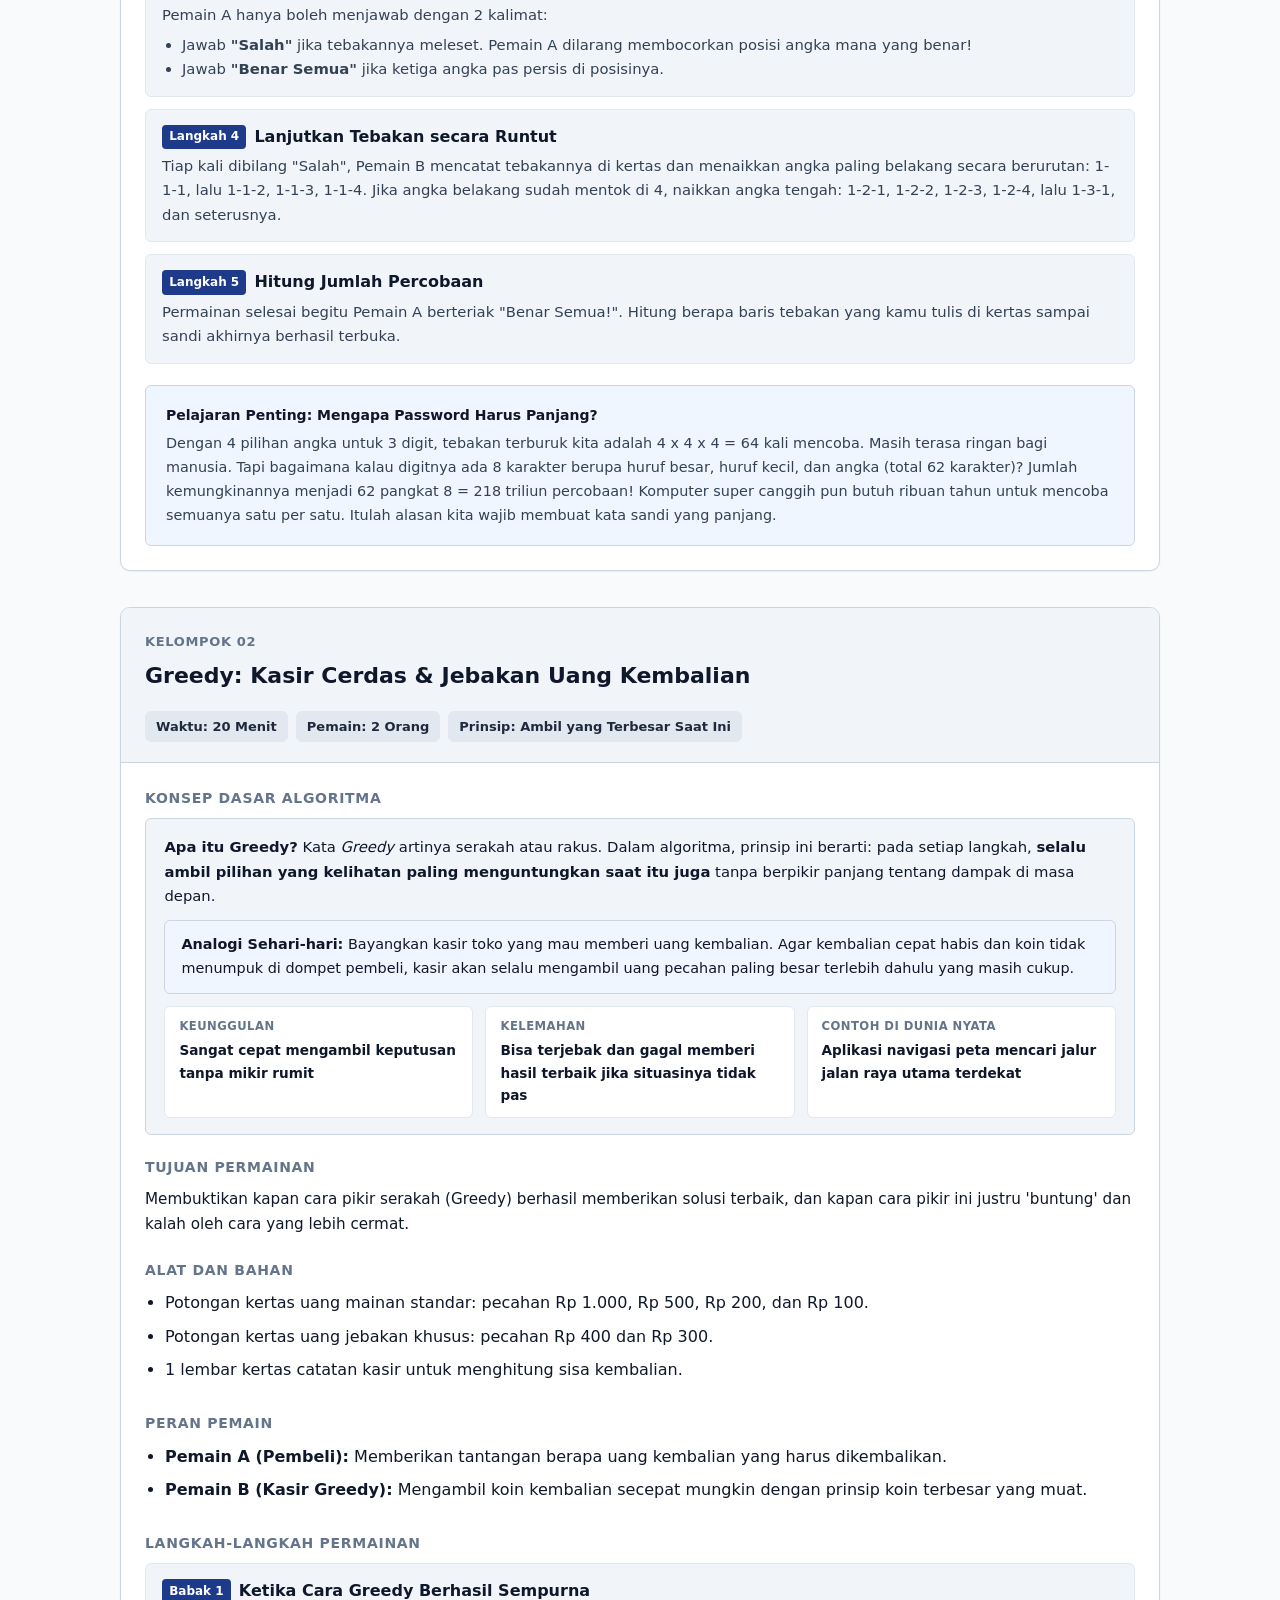
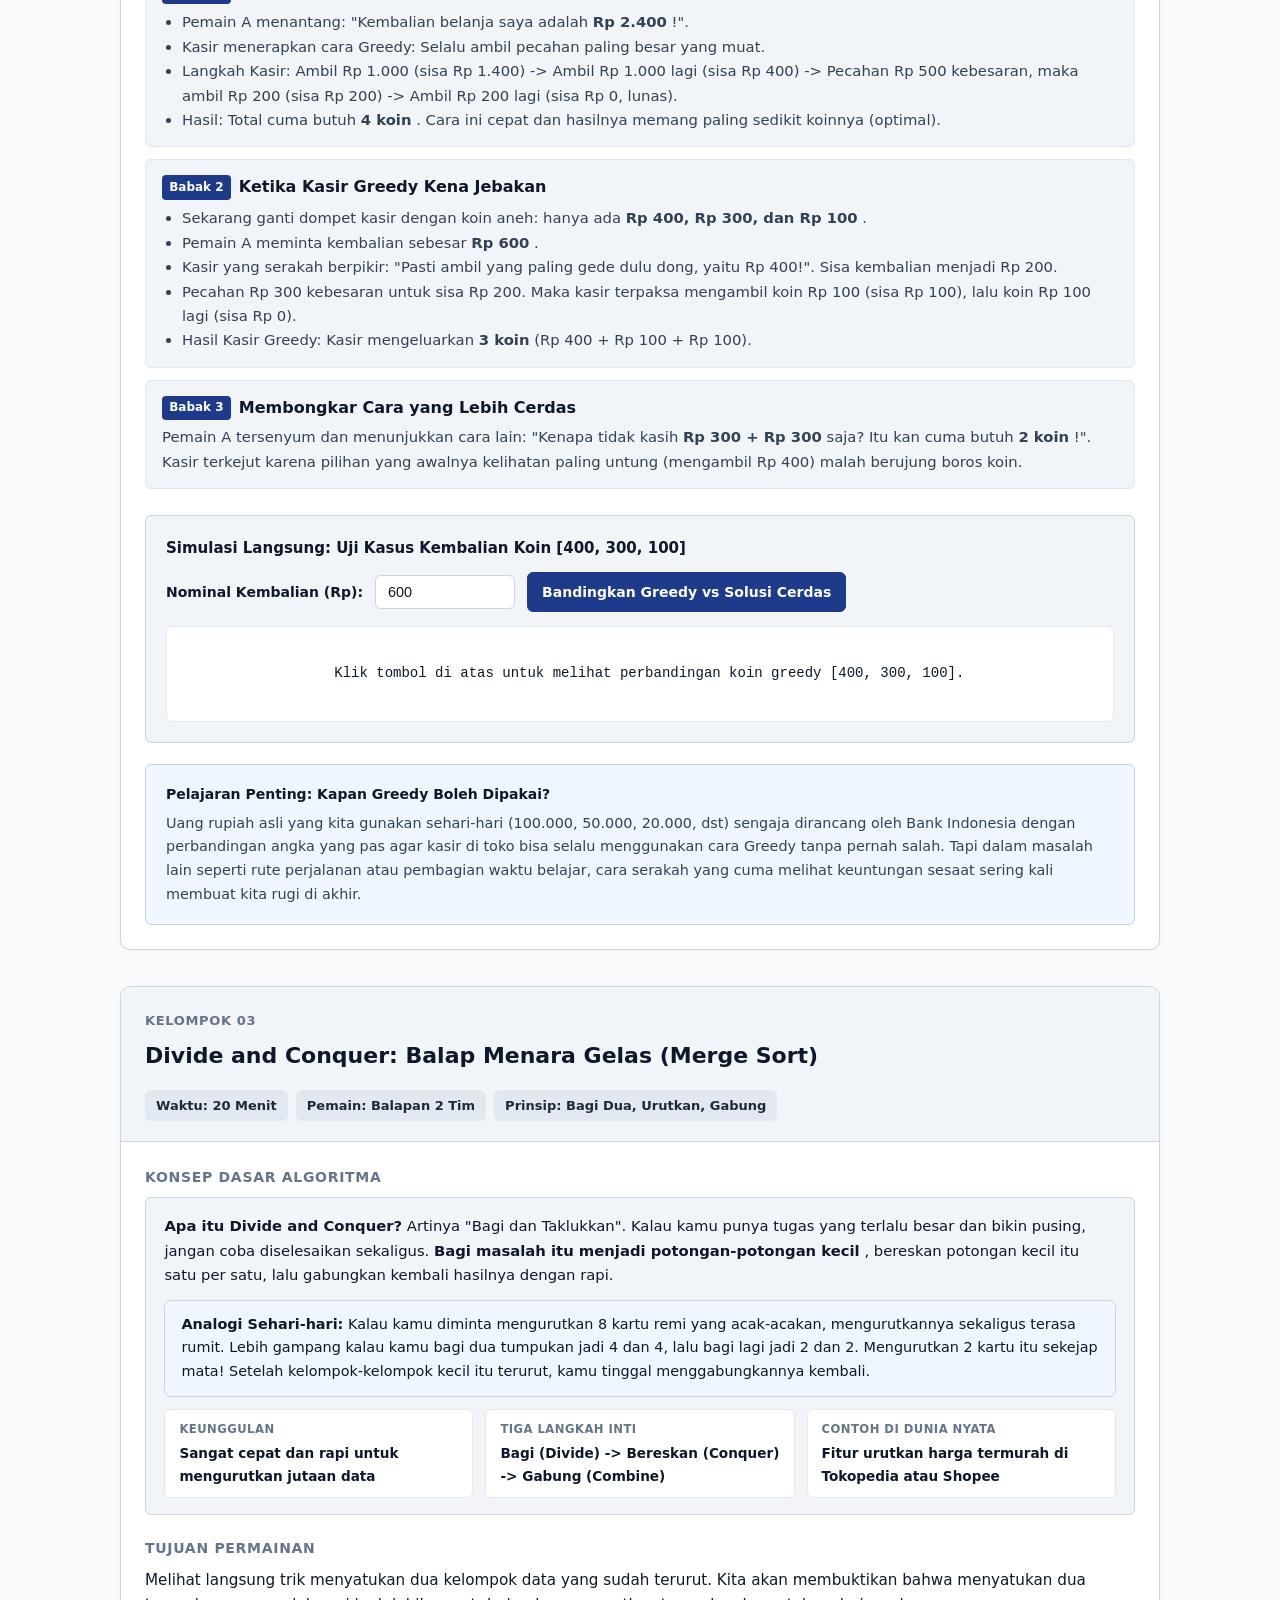
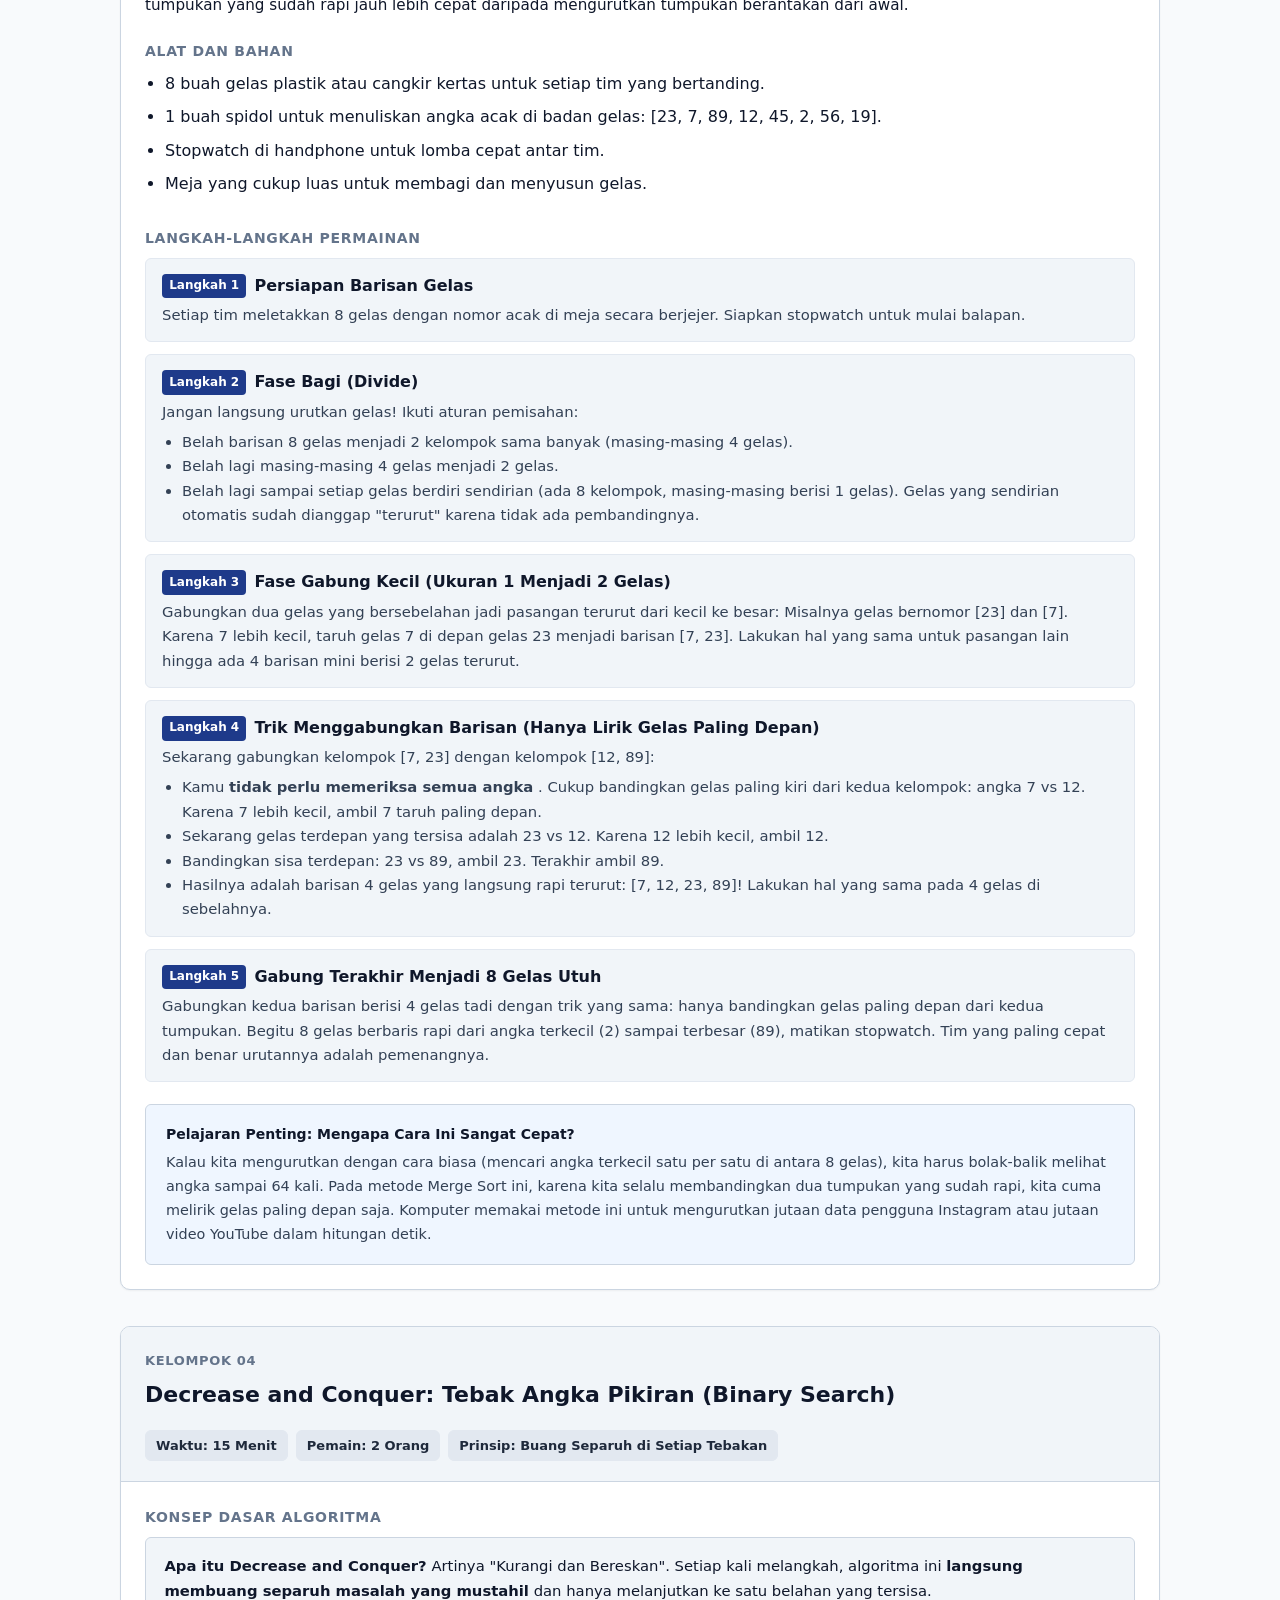
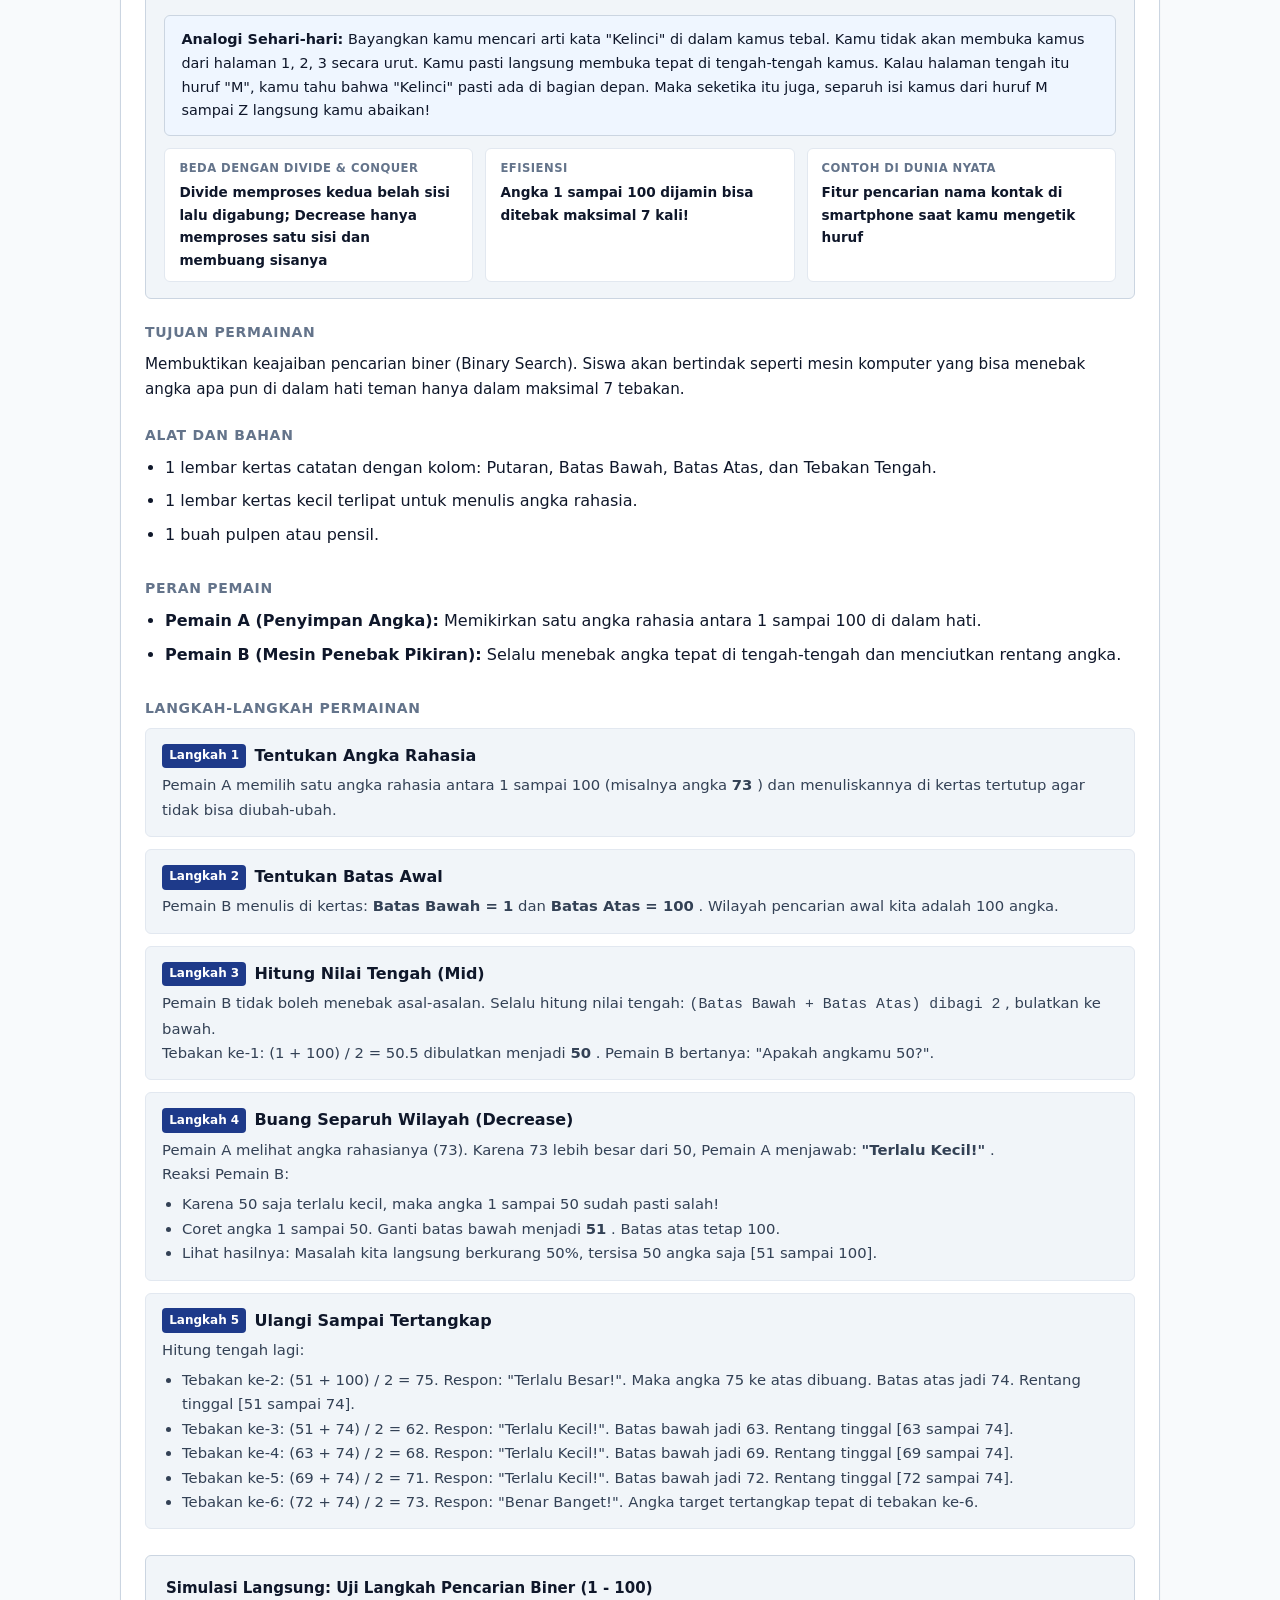
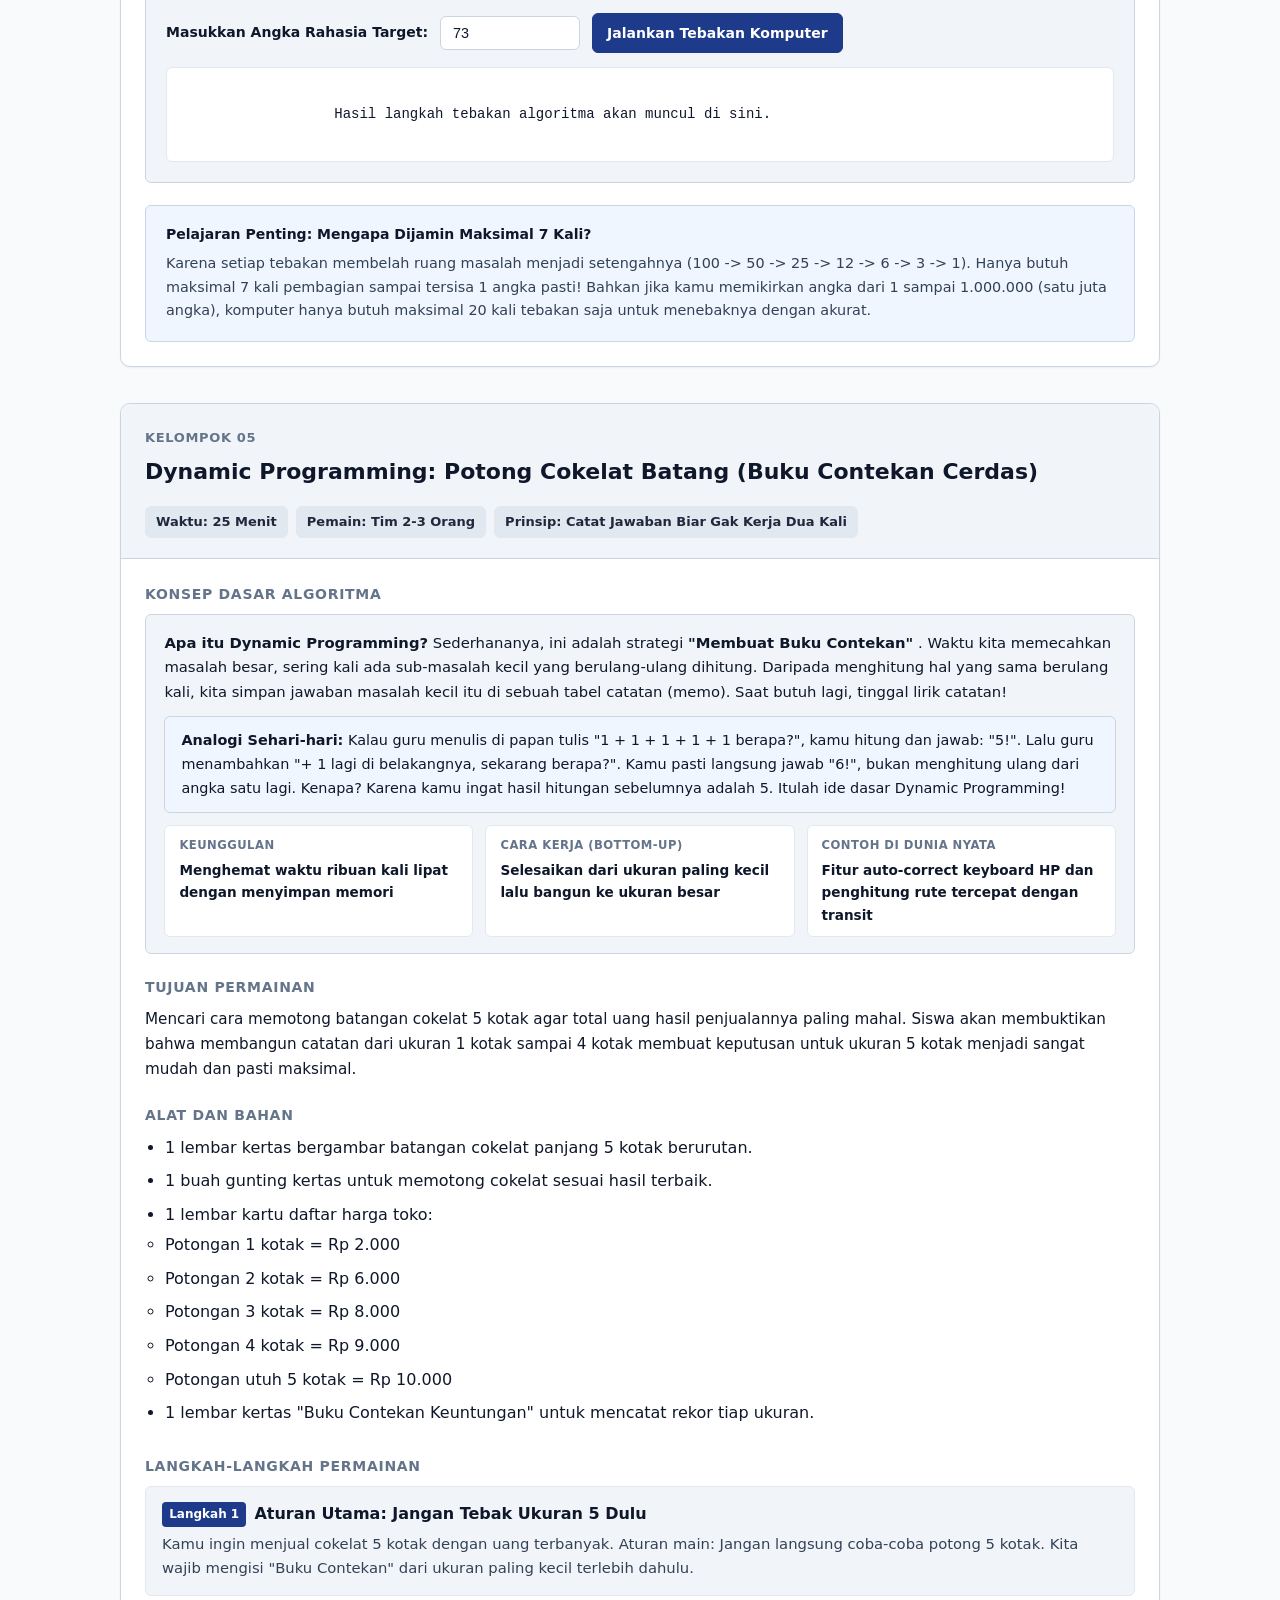
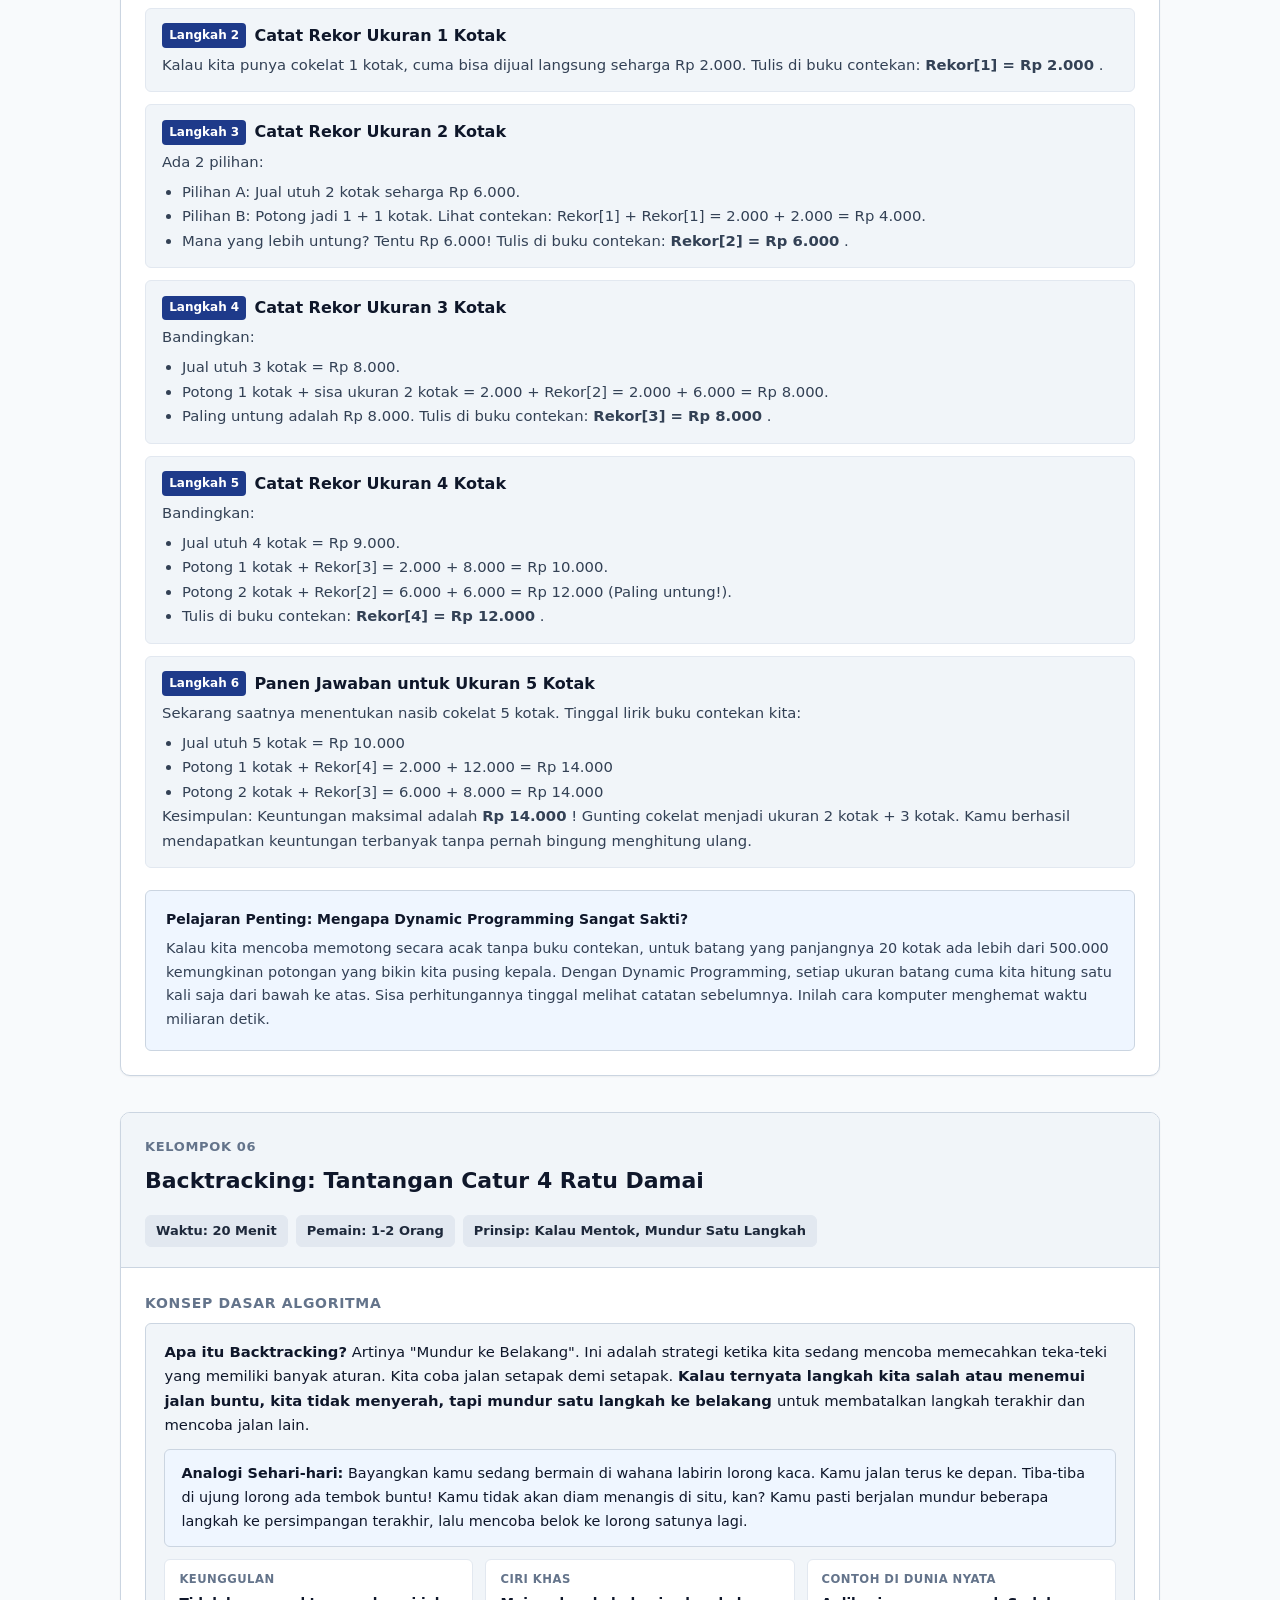
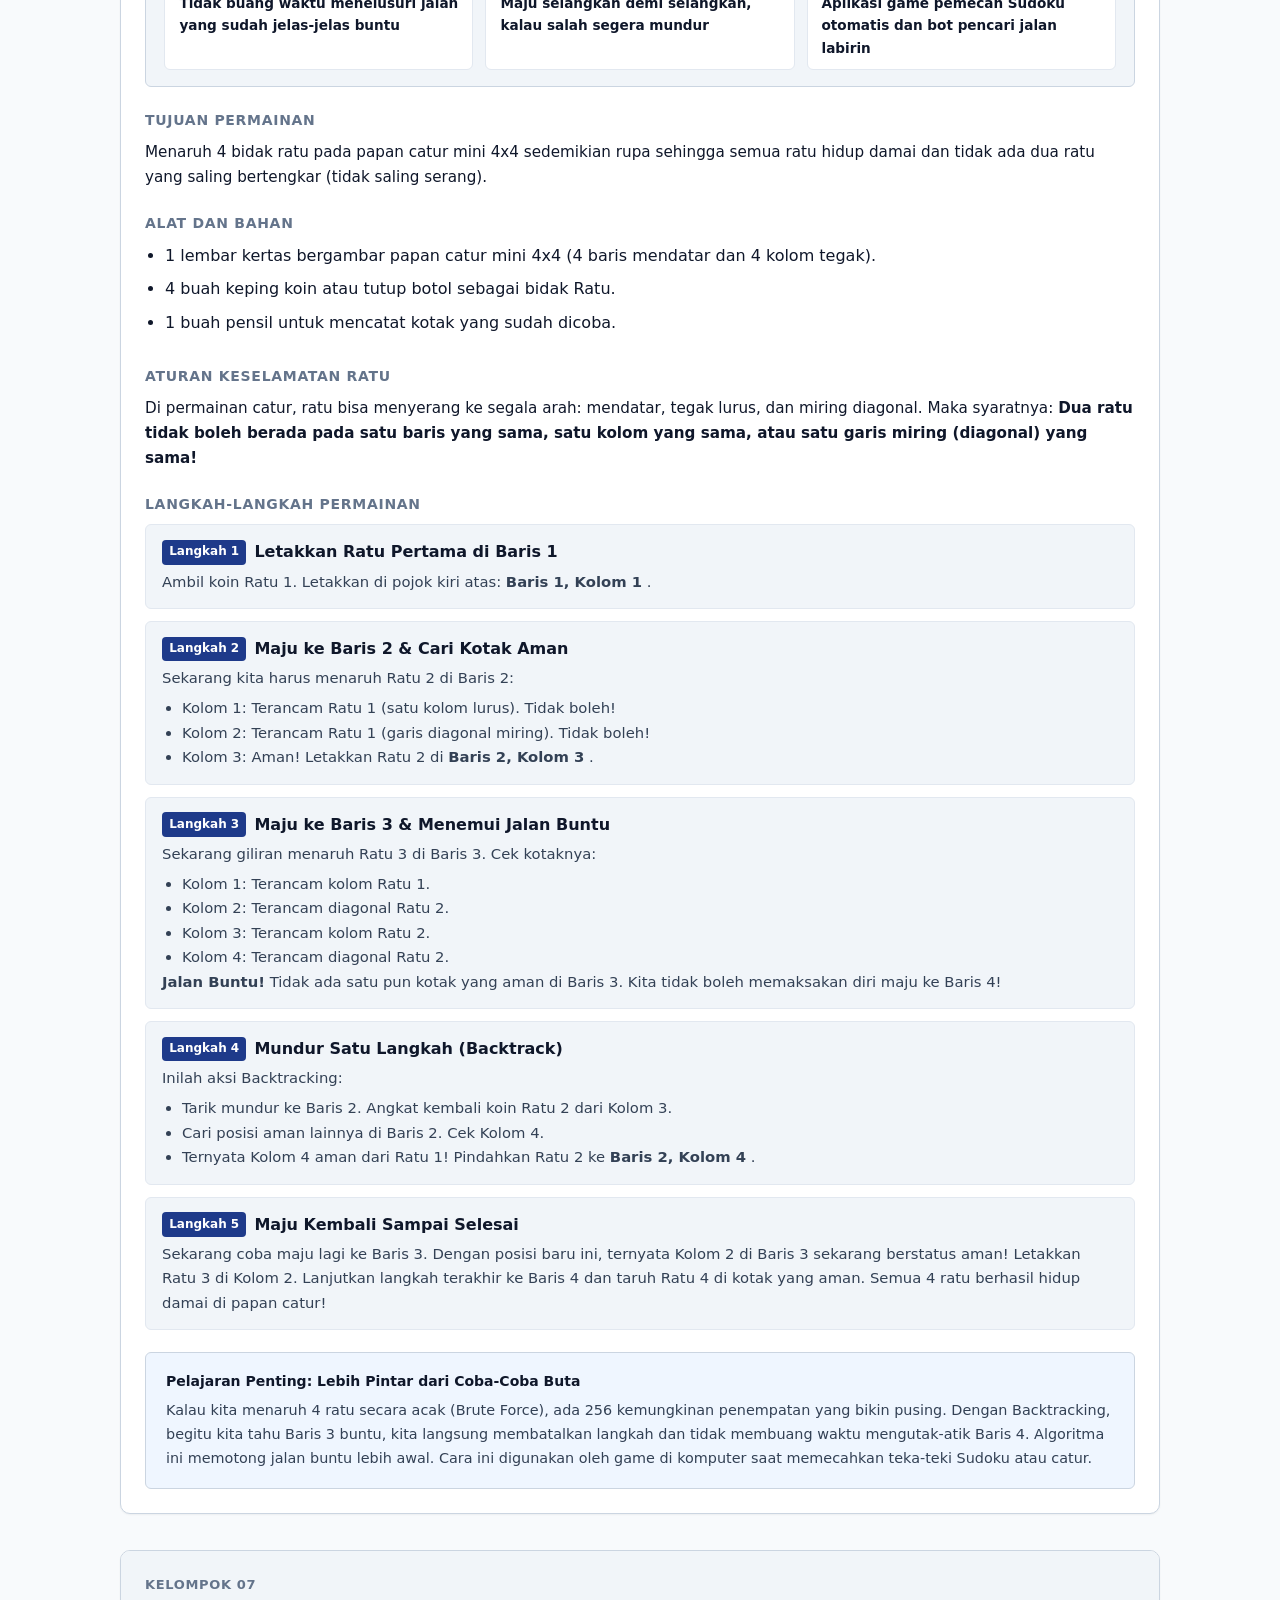
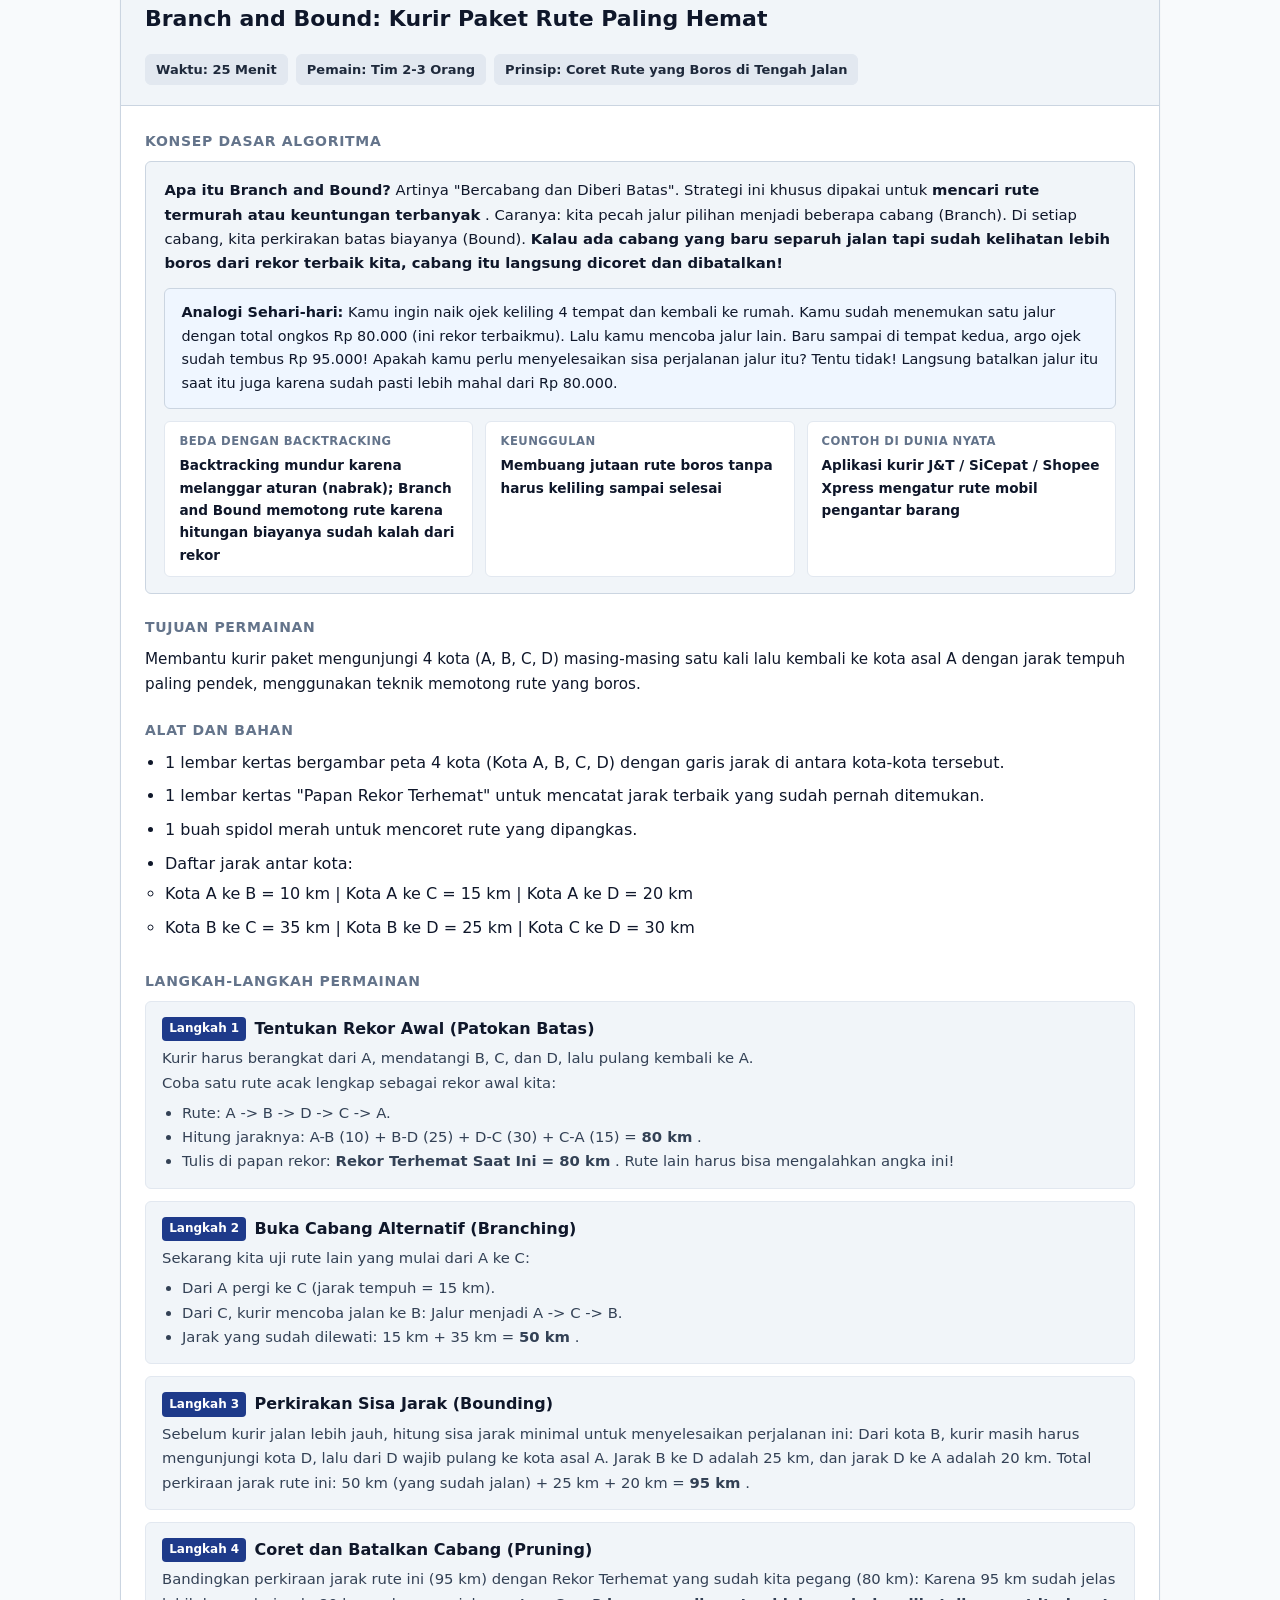
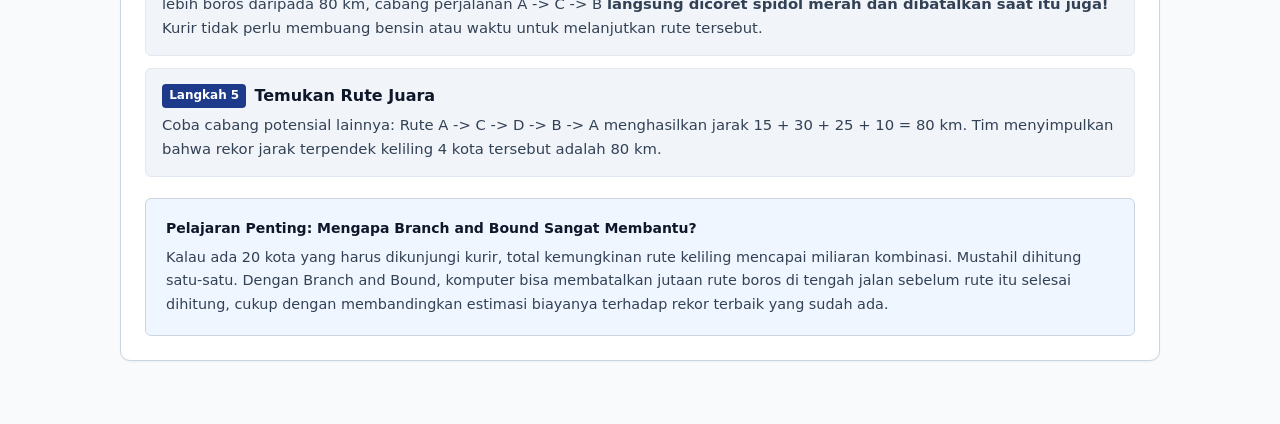
<file: tutorial_page/permainan-strategi-algoritmik/index.html>
<!doctype html>
<html lang="id">
  <head>
    <meta charset="UTF-8" />
    <meta name="viewport" content="width=device-width, initial-scale=1.0" />
    <title>Panduan Permainan Strategi Algoritmik (7 Kelompok)</title>
    <meta
      name="description"
      content="Panduan belajar strategi algoritma yang seru dan mudah dipahami untuk siswa SMA melalui simulasi permainan fisik: Brute Force, Greedy, Divide and Conquer, Decrease and Conquer, Dynamic Programming, Backtracking, dan Branch and Bound." />
    <style>
      :root {
        --bg-primary: #f8fafc;
        --bg-surface: #ffffff;
        --bg-surface-elevated: #f1f5f9;
        --border-color: #cbd5e1;
        --border-subtle: #e2e8f0;
        --text-main: #0f172a;
        --text-muted: #334155;
        --text-soft: #64748b;
        --primary: #1e3a8a;
        --primary-hover: #172554;
        --primary-bg: #eff6ff;
        --accent: #0284c7;
        --accent-soft: #e0f2fe;
        --tag-bg: #e2e8f0;
        --tag-text: #1e293b;
        --shadow-sm: 0 1px 2px rgba(0, 0, 0, 0.05);
        --shadow-md: 0 4px 6px -1px rgba(0, 0, 0, 0.08), 0 2px 4px -2px rgba(0, 0, 0, 0.05);
        --radius-sm: 6px;
        --radius-md: 10px;
        --radius-lg: 14px;
        --font-stack: system-ui, -apple-system, BlinkMacSystemFont, "Segoe UI", Roboto, Helvetica, Arial, sans-serif;
        --font-mono: ui-monospace, SFMono-Regular, Menlo, Monaco, Consolas, "Liberation Mono", monospace;
      }

      [data-theme="dark"] {
        --bg-primary: #090d16;
        --bg-surface: #111827;
        --bg-surface-elevated: #1f2937;
        --border-color: #374151;
        --border-subtle: #1f2937;
        --text-main: #f9fafb;
        --text-muted: #cbd5e1;
        --text-soft: #94a3b8;
        --primary: #38bdf8;
        --primary-hover: #7dd3fc;
        --primary-bg: #0c4a6e33;
        --accent: #38bdf8;
        --accent-soft: #082f49;
        --tag-bg: #1f2937;
        --tag-text: #e2e8f0;
        --shadow-sm: 0 1px 2px rgba(0, 0, 0, 0.4);
        --shadow-md: 0 4px 6px -1px rgba(0, 0, 0, 0.5);
      }

      * {
        box-sizing: border-box;
        margin: 0;
        padding: 0;
      }

      body {
        font-family: var(--font-stack);
        background-color: var(--bg-primary);
        color: var(--text-main);
        line-height: 1.65;
        -webkit-font-smoothing: antialiased;
        padding-bottom: 4rem;
      }

      .container {
        max-width: 1080px;
        margin: 0 auto;
        padding: 0 1.25rem;
      }

      /* Top Utility Header */
      .top-bar {
        background: var(--bg-surface);
        border-bottom: 1px solid var(--border-color);
        position: sticky;
        top: 0;
        z-index: 40;
      }

      .top-bar-inner {
        display: flex;
        justify-content: space-between;
        align-items: center;
        padding: 0.75rem 0;
        gap: 1rem;
      }

      .brand-title {
        font-size: 1rem;
        font-weight: 700;
        color: var(--text-main);
        display: flex;
        align-items: center;
        gap: 0.5rem;
      }

      .top-actions {
        display: flex;
        align-items: center;
        gap: 0.5rem;
      }

      button {
        font-family: inherit;
        cursor: pointer;
      }

      .btn {
        display: inline-flex;
        align-items: center;
        justify-content: center;
        padding: 0.5rem 0.875rem;
        font-size: 0.875rem;
        font-weight: 600;
        border-radius: var(--radius-sm);
        border: 1px solid var(--border-color);
        background: var(--bg-surface);
        color: var(--text-main);
        transition:
          background 0.15s ease,
          border-color 0.15s ease,
          color 0.15s ease;
        text-decoration: none;
        min-height: 40px;
      }

      .btn:hover {
        background: var(--bg-surface-elevated);
        border-color: var(--text-soft);
      }

      .btn:focus-visible {
        outline: 2px solid var(--primary);
        outline-offset: 2px;
      }

      .btn-primary {
        background: var(--primary);
        color: #ffffff;
        border-color: var(--primary);
      }

      [data-theme="dark"] .btn-primary {
        color: #090d16;
      }

      .btn-primary:hover {
        background: var(--primary-hover);
        border-color: var(--primary-hover);
      }

      /* Hero Header */
      .hero-section {
        padding: 2.5rem 0 1.75rem 0;
        border-bottom: 1px solid var(--border-subtle);
      }

      .badge-category {
        display: inline-block;
        font-size: 0.8125rem;
        font-weight: 700;
        text-transform: uppercase;
        letter-spacing: 0.05em;
        color: var(--accent);
        margin-bottom: 0.5rem;
      }

      .hero-title {
        font-size: 2rem;
        font-weight: 800;
        line-height: 1.25;
        color: var(--text-main);
        margin-bottom: 0.75rem;
      }

      .hero-desc {
        font-size: 1.0625rem;
        color: var(--text-muted);
        max-width: 860px;
      }

      /* Navigation Tabs */
      .nav-tabs {
        display: flex;
        gap: 0.5rem;
        margin-top: 1.5rem;
        border-bottom: 2px solid var(--border-color);
        overflow-x: auto;
      }

      .tab-btn {
        padding: 0.75rem 1.25rem;
        font-size: 0.9375rem;
        font-weight: 600;
        border: none;
        background: transparent;
        color: var(--text-muted);
        border-bottom: 3px solid transparent;
        margin-bottom: -2px;
        cursor: pointer;
        white-space: nowrap;
        transition:
          color 0.15s ease,
          border-color 0.15s ease;
      }

      .tab-btn:hover {
        color: var(--text-main);
      }

      .tab-btn.active {
        color: var(--primary);
        border-bottom-color: var(--primary);
      }

      .tab-btn:focus-visible {
        outline: 2px solid var(--primary);
        outline-offset: -2px;
      }

      /* Tab Content Areas */
      .tab-pane {
        display: none;
        padding-top: 2rem;
      }

      .tab-pane.active {
        display: block;
      }

      /* Group Cards */
      .groups-list {
        display: flex;
        flex-direction: column;
        gap: 2.25rem;
      }

      .group-card {
        background: var(--bg-surface);
        border: 1px solid var(--border-color);
        border-radius: var(--radius-md);
        overflow: hidden;
        box-shadow: var(--shadow-sm);
        transition:
          border-color 0.2s ease,
          box-shadow 0.2s ease;
      }

      .group-card:hover {
        border-color: var(--accent);
        box-shadow: var(--shadow-md);
      }

      .group-header {
        padding: 1.25rem 1.5rem;
        background: var(--bg-surface-elevated);
        border-bottom: 1px solid var(--border-color);
        display: flex;
        justify-content: space-between;
        align-items: flex-start;
        gap: 1rem;
        flex-wrap: wrap;
      }

      .group-number {
        font-size: 0.8125rem;
        font-weight: 700;
        color: var(--text-soft);
        text-transform: uppercase;
        letter-spacing: 0.05em;
      }

      .group-title {
        font-size: 1.375rem;
        font-weight: 700;
        color: var(--text-main);
        margin-top: 0.25rem;
      }

      .group-meta {
        display: flex;
        gap: 0.5rem;
        flex-wrap: wrap;
      }

      .pill-tag {
        font-size: 0.8125rem;
        font-weight: 600;
        background: var(--tag-bg);
        color: var(--tag-text);
        padding: 0.25rem 0.625rem;
        border-radius: var(--radius-sm);
        border: 1px solid var(--border-subtle);
      }

      .group-body {
        padding: 1.5rem;
        display: flex;
        flex-direction: column;
        gap: 1.35rem;
      }

      .section-block {
        padding-left: 0;
      }

      .section-title {
        font-size: 0.875rem;
        font-weight: 700;
        text-transform: uppercase;
        letter-spacing: 0.05em;
        color: var(--text-soft);
        margin-bottom: 0.5rem;
      }

      .section-content {
        color: var(--text-main);
        font-size: 0.95rem;
      }

      /* Theory Card Styles */
      .theory-card {
        background: var(--bg-surface-elevated);
        border: 1px solid var(--border-color);
        border-radius: var(--radius-sm);
        padding: 1rem 1.15rem;
        font-size: 0.925rem;
        color: var(--text-main);
        margin-top: 0.35rem;
      }

      .theory-card p {
        margin-bottom: 0.55rem;
      }

      .theory-card p:last-child {
        margin-bottom: 0;
      }

      .analogy-highlight {
        background: var(--primary-bg);
        border: 1px solid var(--border-color);
        padding: 0.75rem 1rem;
        border-radius: var(--radius-sm);
        margin: 0.75rem 0;
        font-size: 0.9rem;
      }

      .theory-grid {
        display: grid;
        grid-template-columns: repeat(auto-fit, minmax(220px, 1fr));
        gap: 0.75rem;
        margin-top: 0.75rem;
      }

      .theory-stat {
        background: var(--bg-surface);
        border: 1px solid var(--border-subtle);
        border-radius: var(--radius-sm);
        padding: 0.625rem 0.875rem;
        font-size: 0.85rem;
      }

      .theory-stat-label {
        font-weight: 700;
        color: var(--text-soft);
        text-transform: uppercase;
        font-size: 0.725rem;
        letter-spacing: 0.04em;
        margin-bottom: 0.2rem;
      }

      .theory-stat-val {
        color: var(--text-main);
        font-weight: 600;
      }

      /* Point-based lists */
      .point-list {
        list-style-type: disc;
        margin-left: 1.25rem;
        margin-top: 0.35rem;
        margin-bottom: 0.35rem;
      }

      .point-list li {
        margin-bottom: 0.45rem;
        color: var(--text-main);
      }

      /* Sequential Steps List */
      .step-list {
        list-style: none;
        counter-reset: step-counter;
        display: flex;
        flex-direction: column;
        gap: 0.75rem;
        margin-top: 0.5rem;
      }

      .step-item {
        counter-increment: step-counter;
        background: var(--bg-surface-elevated);
        border: 1px solid var(--border-subtle);
        border-radius: var(--radius-sm);
        padding: 0.875rem 1rem;
        position: relative;
      }

      .step-header {
        font-weight: 700;
        color: var(--text-main);
        margin-bottom: 0.25rem;
        display: flex;
        align-items: center;
        gap: 0.5rem;
      }

      .step-badge {
        display: inline-flex;
        align-items: center;
        justify-content: center;
        background: var(--primary);
        color: #ffffff;
        font-size: 0.75rem;
        font-weight: 700;
        border-radius: 4px;
        padding: 0.15rem 0.45rem;
      }

      [data-theme="dark"] .step-badge {
        color: #090d16;
      }

      .step-desc {
        font-size: 0.925rem;
        color: var(--text-muted);
      }

      .step-desc ul {
        margin-left: 1.25rem;
        margin-top: 0.35rem;
      }

      /* Algorithm Theory Box */
      .theory-box {
        background: var(--primary-bg);
        border: 1px solid var(--border-color);
        border-radius: var(--radius-sm);
        padding: 1.1rem 1.25rem;
      }

      .theory-heading {
        font-size: 0.875rem;
        font-weight: 700;
        color: var(--text-main);
        margin-bottom: 0.35rem;
        display: flex;
        align-items: center;
        gap: 0.4rem;
      }

      .theory-text {
        font-size: 0.9rem;
        color: var(--text-muted);
      }

      /* Interactive Demonstration Widget */
      .demo-widget {
        background: var(--bg-surface-elevated);
        border: 1px solid var(--border-color);
        border-radius: var(--radius-sm);
        padding: 1.25rem;
        margin-top: 0.25rem;
      }

      .demo-title {
        font-size: 0.9375rem;
        font-weight: 700;
        color: var(--text-main);
        margin-bottom: 0.75rem;
      }

      .demo-controls {
        display: flex;
        gap: 0.75rem;
        align-items: center;
        flex-wrap: wrap;
      }

      .demo-input {
        padding: 0.5rem 0.75rem;
        font-size: 0.9rem;
        border: 1px solid var(--border-color);
        border-radius: var(--radius-sm);
        background: var(--bg-surface);
        color: var(--text-main);
        min-width: 140px;
      }

      .demo-output {
        margin-top: 0.875rem;
        padding: 0.75rem 1rem;
        background: var(--bg-surface);
        border: 1px solid var(--border-subtle);
        border-radius: var(--radius-sm);
        font-family: var(--font-mono);
        font-size: 0.875rem;
        color: var(--text-main);
        white-space: pre-wrap;
        max-height: 250px;
        overflow-y: auto;
      }

      /* Table Styles */
      .table-container {
        background: var(--bg-surface);
        border: 1px solid var(--border-color);
        border-radius: var(--radius-md);
        overflow-x: auto;
        box-shadow: var(--shadow-sm);
        margin-top: 1rem;
      }

      table {
        width: 100%;
        border-collapse: collapse;
        text-align: left;
        font-size: 0.9rem;
      }

      th {
        background: var(--bg-surface-elevated);
        padding: 0.875rem 1rem;
        font-weight: 700;
        color: var(--text-main);
        border-bottom: 1px solid var(--border-color);
        white-space: nowrap;
      }

      td {
        padding: 0.875rem 1rem;
        border-bottom: 1px solid var(--border-subtle);
        color: var(--text-muted);
        vertical-align: top;
      }

      tr:last-child td {
        border-bottom: none;
      }

      tr:hover td {
        background: var(--bg-surface-elevated);
        color: var(--text-main);
      }

      /* Print Styles */
      @media print {
        .top-bar,
        .nav-tabs,
        .btn,
        .demo-widget,
        .no-print {
          display: none !important;
        }
        body {
          background: #ffffff !important;
          color: #000000 !important;
          padding-bottom: 0;
        }
        .container {
          max-width: 100% !important;
          padding: 0 !important;
        }
        .tab-pane {
          display: block !important;
        }
        .group-card {
          border: 1px solid #000 !important;
          box-shadow: none !important;
          break-inside: avoid;
          margin-bottom: 1.5rem;
        }
        .group-header {
          background: #f0f0f0 !important;
        }
        .step-item {
          border: 1px solid #ccc !important;
          background: #fafafa !important;
        }
        .theory-box {
          background: #f8f8f8 !important;
          border: 1px solid #ddd !important;
        }
      }

      @media (max-width: 640px) {
        .hero-title {
          font-size: 1.5rem;
        }
        .group-header {
          flex-direction: column;
        }
        .top-bar-inner {
          flex-direction: column;
          align-items: flex-start;
        }
        .top-actions {
          width: 100%;
          justify-content: space-between;
        }
      }
    </style>
  </head>
  <body>
    <!-- Top Utility Bar -->
    <header class="top-bar">
      <div class="container">
        <div class="top-bar-inner">
          <div class="brand-title">
            <span>Modul Praktik Strategi Algoritmik</span>
          </div>
          <div class="top-actions">
            <button type="button" class="btn" id="themeToggleBtn" aria-label="Ganti Tema Tampilan">
              <span id="themeLabel">Mode Gelap</span>
            </button>
          </div>
        </div>
      </div>
    </header>

    <main class="container">
      <!-- Hero / Introduction -->
      <section class="hero-section">
        <span class="badge-category">Aktivitas Seru & Pemahaman Logika Algoritma</span>
        <h1 class="hero-title">Panduan Permainan 7 Strategi Algoritmik</h1>
        <p class="hero-desc">
          Belajar strategi algoritma lewat simulasi permainan langsung tanpa komputer. Panduan ini dirancang santai,
          jelas, dan menggunakan contoh sehari-hari agar logika di balik 7 cara berpikir komputer mudah dipahami oleh
          siapa saja.
        </p>

        <!-- Navigation Tabs -->
        <nav class="nav-tabs" role="tablist" aria-label="Pilihan Halaman">
          <button
            type="button"
            class="tab-btn active"
            role="tab"
            aria-selected="true"
            aria-controls="pane-7groups"
            id="tab-7groups"
            onclick="switchTab('pane-7groups')">
            Panduan Lengkap 7 Kelompok
          </button>
          <button
            type="button"
            class="tab-btn"
            role="tab"
            aria-selected="false"
            aria-controls="pane-matrix"
            id="tab-matrix"
            onclick="switchTab('pane-matrix')">
            Tabel Ringkasan 7 Strategi
          </button>
        </nav>
      </section>

      <!-- TAB 1: 7 GROUPS SPECIFICATION -->
      <section id="pane-7groups" class="tab-pane active" role="tabpanel" aria-labelledby="tab-7groups">
        <div class="groups-list">
          <!-- KELOMPOK 1: BRUTE FORCE -->
          <article class="group-card" id="kelompok-1">
            <header class="group-header">
              <div>
                <span class="group-number">Kelompok 01</span>
                <h2 class="group-title">Brute Force: Tebak Sandi Koper Rahasia</h2>
              </div>
              <div class="group-meta">
                <span class="pill-tag">Waktu: 15-20 Menit</span>
                <span class="pill-tag">Pemain: 2 Orang / Tim</span>
                <span class="pill-tag">Prinsip: Coba Semua Kemungkinan</span>
              </div>
            </header>
            <div class="group-body">
              <!-- LANDASAN TEORI RAMAH SISWA -->
              <div class="section-block">
                <h3 class="section-title">Konsep Dasar Algoritma</h3>
                <div class="theory-card">
                  <p>
                    <strong>Apa itu Brute Force?</strong>
                    Brute Force adalah cara berpikir paling polos dan lurus. Komputer tidak memakai trik cerdas apa pun,
                    melainkan
                    <strong>mencoba semua kemungkinan satu per satu</strong>
                    secara berurutan sampai menemukan jawaban yang benar.
                  </p>
                  <div class="analogy-highlight">
                    <strong>Analogi Sehari-hari:</strong>
                    Bayangkan kamu lupa 3 digit angka gembok kopermu. Karena tidak tahu kombinasinya, kamu terpaksa
                    memutar roda angka mulai dari 0-0-0, lalu 0-0-1, 0-0-2, terus sampai bunyi "klik" dan koper terbuka.
                  </div>
                  <div class="theory-grid">
                    <div class="theory-stat">
                      <div class="theory-stat-label">Keunggulan</div>
                      <div class="theory-stat-val">Pasti ketemu jawabannya jika memang ada</div>
                    </div>
                    <div class="theory-stat">
                      <div class="theory-stat-label">Kelemahan</div>
                      <div class="theory-stat-val">Sangat lambat jika pilihannya banyak</div>
                    </div>
                    <div class="theory-stat">
                      <div class="theory-stat-label">Contoh di Dunia Nyata</div>
                      <div class="theory-stat-val">Metode peretas mencoba kata sandi pendek secara membabi-buta</div>
                    </div>
                  </div>
                </div>
              </div>

              <!-- KONSEP & TUJUAN AKTIVITAS -->
              <div class="section-block">
                <h3 class="section-title">Tujuan Permainan</h3>
                <p class="section-content">
                  Merasakan bagaimana capeknya komputer jika harus menebak sesuatu tanpa petunjuk, serta melihat
                  langsung mengapa password yang panjang sangat sulit dibobol dengan cara coba-coba.
                </p>
              </div>

              <!-- ALAT DAN BAHAN -->
              <div class="section-block">
                <h3 class="section-title">Alat dan Bahan</h3>
                <ul class="point-list">
                  <li>3 lembar kertas lipat kecil atau 3 cangkir untuk menyembunyikan angka sandi.</li>
                  <li>1 lembar kertas coret-coretan untuk mencatat riwayat tebakan yang sudah dicoba.</li>
                  <li>1 buah pulpen atau pensil.</li>
                </ul>
              </div>

              <!-- PERAN PEMAIN -->
              <div class="section-block">
                <h3 class="section-title">Peran Pemain</h3>
                <ul class="point-list">
                  <li>
                    <strong>Pemain A (Pembuat Sandi):</strong>
                    Memilih dan menyimpan 3 angka rahasia.
                  </li>
                  <li>
                    <strong>Pemain B (Mesin Penebak):</strong>
                    Menebak angka satu per satu secara urut dari paling kecil sampai paling besar tanpa melompati angka.
                  </li>
                </ul>
              </div>

              <!-- LANGKAH-LANGKAH PERMAINAN -->
              <div class="section-block">
                <h3 class="section-title">Langkah-Langkah Permainan</h3>
                <div class="step-list">
                  <div class="step-item">
                    <div class="step-header">
                      <span class="step-badge">Langkah 1</span>
                      <span>Tulis Sandi Rahasia</span>
                    </div>
                    <div class="step-desc">
                      Pemain A menuliskan 3 digit angka rahasia di secarik kertas tersembunyi. Untuk latihan di kelas,
                      gunakan angka dari 1 sampai 4 saja (misal:
                      <strong>2 - 4 - 1</strong>
                      ). Kertas dilipat rapat agar Pemain B tidak bisa mengintip.
                    </div>
                  </div>

                  <div class="step-item">
                    <div class="step-header">
                      <span class="step-badge">Langkah 2</span>
                      <span>Mulai dari Angka Paling Kecil</span>
                    </div>
                    <div class="step-desc">
                      Pemain B harus mulai menebak dari kombinasi paling awal:
                      <strong>1 - 1 - 1</strong>
                      .
                    </div>
                  </div>

                  <div class="step-item">
                    <div class="step-header">
                      <span class="step-badge">Langkah 3</span>
                      <span>Respon yang Boleh Diberikan</span>
                    </div>
                    <div class="step-desc">
                      Pemain A hanya boleh menjawab dengan 2 kalimat:
                      <ul>
                        <li>
                          Jawab
                          <strong>"Salah"</strong>
                          jika tebakannya meleset. Pemain A dilarang membocorkan posisi angka mana yang benar!
                        </li>
                        <li>
                          Jawab
                          <strong>"Benar Semua"</strong>
                          jika ketiga angka pas persis di posisinya.
                        </li>
                      </ul>
                    </div>
                  </div>

                  <div class="step-item">
                    <div class="step-header">
                      <span class="step-badge">Langkah 4</span>
                      <span>Lanjutkan Tebakan secara Runtut</span>
                    </div>
                    <div class="step-desc">
                      Tiap kali dibilang "Salah", Pemain B mencatat tebakannya di kertas dan menaikkan angka paling
                      belakang secara berurutan: 1-1-1, lalu 1-1-2, 1-1-3, 1-1-4. Jika angka belakang sudah mentok di 4,
                      naikkan angka tengah: 1-2-1, 1-2-2, 1-2-3, 1-2-4, lalu 1-3-1, dan seterusnya.
                    </div>
                  </div>

                  <div class="step-item">
                    <div class="step-header">
                      <span class="step-badge">Langkah 5</span>
                      <span>Hitung Jumlah Percobaan</span>
                    </div>
                    <div class="step-desc">
                      Permainan selesai begitu Pemain A berteriak "Benar Semua!". Hitung berapa baris tebakan yang kamu
                      tulis di kertas sampai sandi akhirnya berhasil terbuka.
                    </div>
                  </div>
                </div>
              </div>

              <!-- ANALISIS TEORETIS -->
              <div class="theory-box">
                <div class="theory-heading">Pelajaran Penting: Mengapa Password Harus Panjang?</div>
                <p class="theory-text">
                  Dengan 4 pilihan angka untuk 3 digit, tebakan terburuk kita adalah 4 x 4 x 4 = 64 kali mencoba. Masih
                  terasa ringan bagi manusia. Tapi bagaimana kalau digitnya ada 8 karakter berupa huruf besar, huruf
                  kecil, dan angka (total 62 karakter)? Jumlah kemungkinannya menjadi 62 pangkat 8 = 218 triliun
                  percobaan! Komputer super canggih pun butuh ribuan tahun untuk mencoba semuanya satu per satu. Itulah
                  alasan kita wajib membuat kata sandi yang panjang.
                </p>
              </div>
            </div>
          </article>

          <!-- KELOMPOK 2: GREEDY -->
          <article class="group-card" id="kelompok-2">
            <header class="group-header">
              <div>
                <span class="group-number">Kelompok 02</span>
                <h2 class="group-title">Greedy: Kasir Cerdas & Jebakan Uang Kembalian</h2>
              </div>
              <div class="group-meta">
                <span class="pill-tag">Waktu: 20 Menit</span>
                <span class="pill-tag">Pemain: 2 Orang</span>
                <span class="pill-tag">Prinsip: Ambil yang Terbesar Saat Ini</span>
              </div>
            </header>
            <div class="group-body">
              <!-- LANDASAN TEORI RAMAH SISWA -->
              <div class="section-block">
                <h3 class="section-title">Konsep Dasar Algoritma</h3>
                <div class="theory-card">
                  <p>
                    <strong>Apa itu Greedy?</strong>
                    Kata
                    <em>Greedy</em>
                    artinya serakah atau rakus. Dalam algoritma, prinsip ini berarti: pada setiap langkah,
                    <strong>selalu ambil pilihan yang kelihatan paling menguntungkan saat itu juga</strong>
                    tanpa berpikir panjang tentang dampak di masa depan.
                  </p>
                  <div class="analogy-highlight">
                    <strong>Analogi Sehari-hari:</strong>
                    Bayangkan kasir toko yang mau memberi uang kembalian. Agar kembalian cepat habis dan koin tidak
                    menumpuk di dompet pembeli, kasir akan selalu mengambil uang pecahan paling besar terlebih dahulu
                    yang masih cukup.
                  </div>
                  <div class="theory-grid">
                    <div class="theory-stat">
                      <div class="theory-stat-label">Keunggulan</div>
                      <div class="theory-stat-val">Sangat cepat mengambil keputusan tanpa mikir rumit</div>
                    </div>
                    <div class="theory-stat">
                      <div class="theory-stat-label">Kelemahan</div>
                      <div class="theory-stat-val">
                        Bisa terjebak dan gagal memberi hasil terbaik jika situasinya tidak pas
                      </div>
                    </div>
                    <div class="theory-stat">
                      <div class="theory-stat-label">Contoh di Dunia Nyata</div>
                      <div class="theory-stat-val">Aplikasi navigasi peta mencari jalur jalan raya utama terdekat</div>
                    </div>
                  </div>
                </div>
              </div>

              <!-- KONSEP & TUJUAN AKTIVITAS -->
              <div class="section-block">
                <h3 class="section-title">Tujuan Permainan</h3>
                <p class="section-content">
                  Membuktikan kapan cara pikir serakah (Greedy) berhasil memberikan solusi terbaik, dan kapan cara pikir
                  ini justru 'buntung' dan kalah oleh cara yang lebih cermat.
                </p>
              </div>

              <!-- ALAT DAN BAHAN -->
              <div class="section-block">
                <h3 class="section-title">Alat dan Bahan</h3>
                <ul class="point-list">
                  <li>Potongan kertas uang mainan standar: pecahan Rp 1.000, Rp 500, Rp 200, dan Rp 100.</li>
                  <li>Potongan kertas uang jebakan khusus: pecahan Rp 400 dan Rp 300.</li>
                  <li>1 lembar kertas catatan kasir untuk menghitung sisa kembalian.</li>
                </ul>
              </div>

              <!-- PERAN PEMAIN -->
              <div class="section-block">
                <h3 class="section-title">Peran Pemain</h3>
                <ul class="point-list">
                  <li>
                    <strong>Pemain A (Pembeli):</strong>
                    Memberikan tantangan berapa uang kembalian yang harus dikembalikan.
                  </li>
                  <li>
                    <strong>Pemain B (Kasir Greedy):</strong>
                    Mengambil koin kembalian secepat mungkin dengan prinsip koin terbesar yang muat.
                  </li>
                </ul>
              </div>

              <!-- LANGKAH-LANGKAH PERMAINAN -->
              <div class="section-block">
                <h3 class="section-title">Langkah-Langkah Permainan</h3>
                <div class="step-list">
                  <div class="step-item">
                    <div class="step-header">
                      <span class="step-badge">Babak 1</span>
                      <span>Ketika Cara Greedy Berhasil Sempurna</span>
                    </div>
                    <div class="step-desc">
                      <ul>
                        <li>
                          Pemain A menantang: "Kembalian belanja saya adalah
                          <strong>Rp 2.400</strong>
                          !".
                        </li>
                        <li>Kasir menerapkan cara Greedy: Selalu ambil pecahan paling besar yang muat.</li>
                        <li>
                          Langkah Kasir: Ambil Rp 1.000 (sisa Rp 1.400) -> Ambil Rp 1.000 lagi (sisa Rp 400) -> Pecahan
                          Rp 500 kebesaran, maka ambil Rp 200 (sisa Rp 200) -> Ambil Rp 200 lagi (sisa Rp 0, lunas).
                        </li>
                        <li>
                          Hasil: Total cuma butuh
                          <strong>4 koin</strong>
                          . Cara ini cepat dan hasilnya memang paling sedikit koinnya (optimal).
                        </li>
                      </ul>
                    </div>
                  </div>

                  <div class="step-item">
                    <div class="step-header">
                      <span class="step-badge">Babak 2</span>
                      <span>Ketika Kasir Greedy Kena Jebakan</span>
                    </div>
                    <div class="step-desc">
                      <ul>
                        <li>
                          Sekarang ganti dompet kasir dengan koin aneh: hanya ada
                          <strong>Rp 400, Rp 300, dan Rp 100</strong>
                          .
                        </li>
                        <li>
                          Pemain A meminta kembalian sebesar
                          <strong>Rp 600</strong>
                          .
                        </li>
                        <li>
                          Kasir yang serakah berpikir: "Pasti ambil yang paling gede dulu dong, yaitu Rp 400!". Sisa
                          kembalian menjadi Rp 200.
                        </li>
                        <li>
                          Pecahan Rp 300 kebesaran untuk sisa Rp 200. Maka kasir terpaksa mengambil koin Rp 100 (sisa Rp
                          100), lalu koin Rp 100 lagi (sisa Rp 0).
                        </li>
                        <li>
                          Hasil Kasir Greedy: Kasir mengeluarkan
                          <strong>3 koin</strong>
                          (Rp 400 + Rp 100 + Rp 100).
                        </li>
                      </ul>
                    </div>
                  </div>

                  <div class="step-item">
                    <div class="step-header">
                      <span class="step-badge">Babak 3</span>
                      <span>Membongkar Cara yang Lebih Cerdas</span>
                    </div>
                    <div class="step-desc">
                      Pemain A tersenyum dan menunjukkan cara lain: "Kenapa tidak kasih
                      <strong>Rp 300 + Rp 300</strong>
                      saja? Itu kan cuma butuh
                      <strong>2 koin</strong>
                      !". Kasir terkejut karena pilihan yang awalnya kelihatan paling untung (mengambil Rp 400) malah
                      berujung boros koin.
                    </div>
                  </div>
                </div>
              </div>

              <!-- Mini Interactive Widget for Greedy -->
              <div class="demo-widget">
                <div class="demo-title">Simulasi Langsung: Uji Kasus Kembalian Koin [400, 300, 100]</div>
                <div class="demo-controls">
                  <label for="coinTargetInput" style="font-size: 0.875rem; font-weight: 600">
                    Nominal Kembalian (Rp):
                  </label>
                  <input
                    type="number"
                    id="coinTargetInput"
                    class="demo-input"
                    value="600"
                    step="100"
                    min="100"
                    max="2000" />
                  <button type="button" class="btn btn-primary" onclick="runGreedySim()">
                    Bandingkan Greedy vs Solusi Cerdas
                  </button>
                </div>
                <div id="coinSimOutput" class="demo-output">
                  Klik tombol di atas untuk melihat perbandingan koin greedy [400, 300, 100].
                </div>
              </div>

              <!-- ANALISIS TEORETIS -->
              <div class="theory-box">
                <div class="theory-heading">Pelajaran Penting: Kapan Greedy Boleh Dipakai?</div>
                <p class="theory-text">
                  Uang rupiah asli yang kita gunakan sehari-hari (100.000, 50.000, 20.000, dst) sengaja dirancang oleh
                  Bank Indonesia dengan perbandingan angka yang pas agar kasir di toko bisa selalu menggunakan cara
                  Greedy tanpa pernah salah. Tapi dalam masalah lain seperti rute perjalanan atau pembagian waktu
                  belajar, cara serakah yang cuma melihat keuntungan sesaat sering kali membuat kita rugi di akhir.
                </p>
              </div>
            </div>
          </article>

          <!-- KELOMPOK 3: DIVIDE AND CONQUER -->
          <article class="group-card" id="kelompok-3">
            <header class="group-header">
              <div>
                <span class="group-number">Kelompok 03</span>
                <h2 class="group-title">Divide and Conquer: Balap Menara Gelas (Merge Sort)</h2>
              </div>
              <div class="group-meta">
                <span class="pill-tag">Waktu: 20 Menit</span>
                <span class="pill-tag">Pemain: Balapan 2 Tim</span>
                <span class="pill-tag">Prinsip: Bagi Dua, Urutkan, Gabung</span>
              </div>
            </header>
            <div class="group-body">
              <!-- LANDASAN TEORI RAMAH SISWA -->
              <div class="section-block">
                <h3 class="section-title">Konsep Dasar Algoritma</h3>
                <div class="theory-card">
                  <p>
                    <strong>Apa itu Divide and Conquer?</strong>
                    Artinya "Bagi dan Taklukkan". Kalau kamu punya tugas yang terlalu besar dan bikin pusing, jangan
                    coba diselesaikan sekaligus.
                    <strong>Bagi masalah itu menjadi potongan-potongan kecil</strong>
                    , bereskan potongan kecil itu satu per satu, lalu gabungkan kembali hasilnya dengan rapi.
                  </p>
                  <div class="analogy-highlight">
                    <strong>Analogi Sehari-hari:</strong>
                    Kalau kamu diminta mengurutkan 8 kartu remi yang acak-acakan, mengurutkannya sekaligus terasa rumit.
                    Lebih gampang kalau kamu bagi dua tumpukan jadi 4 dan 4, lalu bagi lagi jadi 2 dan 2. Mengurutkan 2
                    kartu itu sekejap mata! Setelah kelompok-kelompok kecil itu terurut, kamu tinggal menggabungkannya
                    kembali.
                  </div>
                  <div class="theory-grid">
                    <div class="theory-stat">
                      <div class="theory-stat-label">Keunggulan</div>
                      <div class="theory-stat-val">Sangat cepat dan rapi untuk mengurutkan jutaan data</div>
                    </div>
                    <div class="theory-stat">
                      <div class="theory-stat-label">Tiga Langkah Inti</div>
                      <div class="theory-stat-val">Bagi (Divide) -> Bereskan (Conquer) -> Gabung (Combine)</div>
                    </div>
                    <div class="theory-stat">
                      <div class="theory-stat-label">Contoh di Dunia Nyata</div>
                      <div class="theory-stat-val">Fitur urutkan harga termurah di Tokopedia atau Shopee</div>
                    </div>
                  </div>
                </div>
              </div>

              <!-- KONSEP & TUJUAN AKTIVITAS -->
              <div class="section-block">
                <h3 class="section-title">Tujuan Permainan</h3>
                <p class="section-content">
                  Melihat langsung trik menyatukan dua kelompok data yang sudah terurut. Kita akan membuktikan bahwa
                  menyatukan dua tumpukan yang sudah rapi jauh lebih cepat daripada mengurutkan tumpukan berantakan dari
                  awal.
                </p>
              </div>

              <!-- ALAT DAN BAHAN -->
              <div class="section-block">
                <h3 class="section-title">Alat dan Bahan</h3>
                <ul class="point-list">
                  <li>8 buah gelas plastik atau cangkir kertas untuk setiap tim yang bertanding.</li>
                  <li>1 buah spidol untuk menuliskan angka acak di badan gelas: [23, 7, 89, 12, 45, 2, 56, 19].</li>
                  <li>Stopwatch di handphone untuk lomba cepat antar tim.</li>
                  <li>Meja yang cukup luas untuk membagi dan menyusun gelas.</li>
                </ul>
              </div>

              <!-- LANGKAH-LANGKAH PERMAINAN -->
              <div class="section-block">
                <h3 class="section-title">Langkah-Langkah Permainan</h3>
                <div class="step-list">
                  <div class="step-item">
                    <div class="step-header">
                      <span class="step-badge">Langkah 1</span>
                      <span>Persiapan Barisan Gelas</span>
                    </div>
                    <div class="step-desc">
                      Setiap tim meletakkan 8 gelas dengan nomor acak di meja secara berjejer. Siapkan stopwatch untuk
                      mulai balapan.
                    </div>
                  </div>

                  <div class="step-item">
                    <div class="step-header">
                      <span class="step-badge">Langkah 2</span>
                      <span>Fase Bagi (Divide)</span>
                    </div>
                    <div class="step-desc">
                      Jangan langsung urutkan gelas! Ikuti aturan pemisahan:
                      <ul>
                        <li>Belah barisan 8 gelas menjadi 2 kelompok sama banyak (masing-masing 4 gelas).</li>
                        <li>Belah lagi masing-masing 4 gelas menjadi 2 gelas.</li>
                        <li>
                          Belah lagi sampai setiap gelas berdiri sendirian (ada 8 kelompok, masing-masing berisi 1
                          gelas). Gelas yang sendirian otomatis sudah dianggap "terurut" karena tidak ada pembandingnya.
                        </li>
                      </ul>
                    </div>
                  </div>

                  <div class="step-item">
                    <div class="step-header">
                      <span class="step-badge">Langkah 3</span>
                      <span>Fase Gabung Kecil (Ukuran 1 Menjadi 2 Gelas)</span>
                    </div>
                    <div class="step-desc">
                      Gabungkan dua gelas yang bersebelahan jadi pasangan terurut dari kecil ke besar: Misalnya gelas
                      bernomor [23] dan [7]. Karena 7 lebih kecil, taruh gelas 7 di depan gelas 23 menjadi barisan [7,
                      23]. Lakukan hal yang sama untuk pasangan lain hingga ada 4 barisan mini berisi 2 gelas terurut.
                    </div>
                  </div>

                  <div class="step-item">
                    <div class="step-header">
                      <span class="step-badge">Langkah 4</span>
                      <span>Trik Menggabungkan Barisan (Hanya Lirik Gelas Paling Depan)</span>
                    </div>
                    <div class="step-desc">
                      Sekarang gabungkan kelompok [7, 23] dengan kelompok [12, 89]:
                      <ul>
                        <li>
                          Kamu
                          <strong>tidak perlu memeriksa semua angka</strong>
                          . Cukup bandingkan gelas paling kiri dari kedua kelompok: angka 7 vs 12. Karena 7 lebih kecil,
                          ambil 7 taruh paling depan.
                        </li>
                        <li>Sekarang gelas terdepan yang tersisa adalah 23 vs 12. Karena 12 lebih kecil, ambil 12.</li>
                        <li>Bandingkan sisa terdepan: 23 vs 89, ambil 23. Terakhir ambil 89.</li>
                        <li>
                          Hasilnya adalah barisan 4 gelas yang langsung rapi terurut: [7, 12, 23, 89]! Lakukan hal yang
                          sama pada 4 gelas di sebelahnya.
                        </li>
                      </ul>
                    </div>
                  </div>

                  <div class="step-item">
                    <div class="step-header">
                      <span class="step-badge">Langkah 5</span>
                      <span>Gabung Terakhir Menjadi 8 Gelas Utuh</span>
                    </div>
                    <div class="step-desc">
                      Gabungkan kedua barisan berisi 4 gelas tadi dengan trik yang sama: hanya bandingkan gelas paling
                      depan dari kedua tumpukan. Begitu 8 gelas berbaris rapi dari angka terkecil (2) sampai terbesar
                      (89), matikan stopwatch. Tim yang paling cepat dan benar urutannya adalah pemenangnya.
                    </div>
                  </div>
                </div>
              </div>

              <!-- ANALISIS TEORETIS -->
              <div class="theory-box">
                <div class="theory-heading">Pelajaran Penting: Mengapa Cara Ini Sangat Cepat?</div>
                <p class="theory-text">
                  Kalau kita mengurutkan dengan cara biasa (mencari angka terkecil satu per satu di antara 8 gelas),
                  kita harus bolak-balik melihat angka sampai 64 kali. Pada metode Merge Sort ini, karena kita selalu
                  membandingkan dua tumpukan yang sudah rapi, kita cuma melirik gelas paling depan saja. Komputer
                  memakai metode ini untuk mengurutkan jutaan data pengguna Instagram atau jutaan video YouTube dalam
                  hitungan detik.
                </p>
              </div>
            </div>
          </article>

          <!-- KELOMPOK 4: DECREASE AND CONQUER -->
          <article class="group-card" id="kelompok-4">
            <header class="group-header">
              <div>
                <span class="group-number">Kelompok 04</span>
                <h2 class="group-title">Decrease and Conquer: Tebak Angka Pikiran (Binary Search)</h2>
              </div>
              <div class="group-meta">
                <span class="pill-tag">Waktu: 15 Menit</span>
                <span class="pill-tag">Pemain: 2 Orang</span>
                <span class="pill-tag">Prinsip: Buang Separuh di Setiap Tebakan</span>
              </div>
            </header>
            <div class="group-body">
              <!-- LANDASAN TEORI RAMAH SISWA -->
              <div class="section-block">
                <h3 class="section-title">Konsep Dasar Algoritma</h3>
                <div class="theory-card">
                  <p>
                    <strong>Apa itu Decrease and Conquer?</strong>
                    Artinya "Kurangi dan Bereskan". Setiap kali melangkah, algoritma ini
                    <strong>langsung membuang separuh masalah yang mustahil</strong>
                    dan hanya melanjutkan ke satu belahan yang tersisa.
                  </p>
                  <div class="analogy-highlight">
                    <strong>Analogi Sehari-hari:</strong>
                    Bayangkan kamu mencari arti kata "Kelinci" di dalam kamus tebal. Kamu tidak akan membuka kamus dari
                    halaman 1, 2, 3 secara urut. Kamu pasti langsung membuka tepat di tengah-tengah kamus. Kalau halaman
                    tengah itu huruf "M", kamu tahu bahwa "Kelinci" pasti ada di bagian depan. Maka seketika itu juga,
                    separuh isi kamus dari huruf M sampai Z langsung kamu abaikan!
                  </div>
                  <div class="theory-grid">
                    <div class="theory-stat">
                      <div class="theory-stat-label">Beda dengan Divide & Conquer</div>
                      <div class="theory-stat-val">
                        Divide memproses kedua belah sisi lalu digabung; Decrease hanya memproses satu sisi dan membuang
                        sisanya
                      </div>
                    </div>
                    <div class="theory-stat">
                      <div class="theory-stat-label">Efisiensi</div>
                      <div class="theory-stat-val">Angka 1 sampai 100 dijamin bisa ditebak maksimal 7 kali!</div>
                    </div>
                    <div class="theory-stat">
                      <div class="theory-stat-label">Contoh di Dunia Nyata</div>
                      <div class="theory-stat-val">
                        Fitur pencarian nama kontak di smartphone saat kamu mengetik huruf
                      </div>
                    </div>
                  </div>
                </div>
              </div>

              <!-- KONSEP & TUJUAN AKTIVITAS -->
              <div class="section-block">
                <h3 class="section-title">Tujuan Permainan</h3>
                <p class="section-content">
                  Membuktikan keajaiban pencarian biner (Binary Search). Siswa akan bertindak seperti mesin komputer
                  yang bisa menebak angka apa pun di dalam hati teman hanya dalam maksimal 7 tebakan.
                </p>
              </div>

              <!-- ALAT DAN BAHAN -->
              <div class="section-block">
                <h3 class="section-title">Alat dan Bahan</h3>
                <ul class="point-list">
                  <li>1 lembar kertas catatan dengan kolom: Putaran, Batas Bawah, Batas Atas, dan Tebakan Tengah.</li>
                  <li>1 lembar kertas kecil terlipat untuk menulis angka rahasia.</li>
                  <li>1 buah pulpen atau pensil.</li>
                </ul>
              </div>

              <!-- PERAN PEMAIN -->
              <div class="section-block">
                <h3 class="section-title">Peran Pemain</h3>
                <ul class="point-list">
                  <li>
                    <strong>Pemain A (Penyimpan Angka):</strong>
                    Memikirkan satu angka rahasia antara 1 sampai 100 di dalam hati.
                  </li>
                  <li>
                    <strong>Pemain B (Mesin Penebak Pikiran):</strong>
                    Selalu menebak angka tepat di tengah-tengah dan menciutkan rentang angka.
                  </li>
                </ul>
              </div>

              <!-- LANGKAH-LANGKAH PERMAINAN -->
              <div class="section-block">
                <h3 class="section-title">Langkah-Langkah Permainan</h3>
                <div class="step-list">
                  <div class="step-item">
                    <div class="step-header">
                      <span class="step-badge">Langkah 1</span>
                      <span>Tentukan Angka Rahasia</span>
                    </div>
                    <div class="step-desc">
                      Pemain A memilih satu angka rahasia antara 1 sampai 100 (misalnya angka
                      <strong>73</strong>
                      ) dan menuliskannya di kertas tertutup agar tidak bisa diubah-ubah.
                    </div>
                  </div>

                  <div class="step-item">
                    <div class="step-header">
                      <span class="step-badge">Langkah 2</span>
                      <span>Tentukan Batas Awal</span>
                    </div>
                    <div class="step-desc">
                      Pemain B menulis di kertas:
                      <strong>Batas Bawah = 1</strong>
                      dan
                      <strong>Batas Atas = 100</strong>
                      . Wilayah pencarian awal kita adalah 100 angka.
                    </div>
                  </div>

                  <div class="step-item">
                    <div class="step-header">
                      <span class="step-badge">Langkah 3</span>
                      <span>Hitung Nilai Tengah (Mid)</span>
                    </div>
                    <div class="step-desc">
                      Pemain B tidak boleh menebak asal-asalan. Selalu hitung nilai tengah:
                      <code>(Batas Bawah + Batas Atas) dibagi 2</code>
                      , bulatkan ke bawah.
                      <br />
                      Tebakan ke-1: (1 + 100) / 2 = 50.5 dibulatkan menjadi
                      <strong>50</strong>
                      . Pemain B bertanya: "Apakah angkamu 50?".
                    </div>
                  </div>

                  <div class="step-item">
                    <div class="step-header">
                      <span class="step-badge">Langkah 4</span>
                      <span>Buang Separuh Wilayah (Decrease)</span>
                    </div>
                    <div class="step-desc">
                      Pemain A melihat angka rahasianya (73). Karena 73 lebih besar dari 50, Pemain A menjawab:
                      <strong>"Terlalu Kecil!"</strong>
                      .
                      <br />
                      Reaksi Pemain B:
                      <ul>
                        <li>Karena 50 saja terlalu kecil, maka angka 1 sampai 50 sudah pasti salah!</li>
                        <li>
                          Coret angka 1 sampai 50. Ganti batas bawah menjadi
                          <strong>51</strong>
                          . Batas atas tetap 100.
                        </li>
                        <li>
                          Lihat hasilnya: Masalah kita langsung berkurang 50%, tersisa 50 angka saja [51 sampai 100].
                        </li>
                      </ul>
                    </div>
                  </div>

                  <div class="step-item">
                    <div class="step-header">
                      <span class="step-badge">Langkah 5</span>
                      <span>Ulangi Sampai Tertangkap</span>
                    </div>
                    <div class="step-desc">
                      Hitung tengah lagi:
                      <ul>
                        <li>
                          Tebakan ke-2: (51 + 100) / 2 = 75. Respon: "Terlalu Besar!". Maka angka 75 ke atas dibuang.
                          Batas atas jadi 74. Rentang tinggal [51 sampai 74].
                        </li>
                        <li>
                          Tebakan ke-3: (51 + 74) / 2 = 62. Respon: "Terlalu Kecil!". Batas bawah jadi 63. Rentang
                          tinggal [63 sampai 74].
                        </li>
                        <li>
                          Tebakan ke-4: (63 + 74) / 2 = 68. Respon: "Terlalu Kecil!". Batas bawah jadi 69. Rentang
                          tinggal [69 sampai 74].
                        </li>
                        <li>
                          Tebakan ke-5: (69 + 74) / 2 = 71. Respon: "Terlalu Kecil!". Batas bawah jadi 72. Rentang
                          tinggal [72 sampai 74].
                        </li>
                        <li>
                          Tebakan ke-6: (72 + 74) / 2 = 73. Respon: "Benar Banget!". Angka target tertangkap tepat di
                          tebakan ke-6.
                        </li>
                      </ul>
                    </div>
                  </div>
                </div>
              </div>

              <!-- Mini Interactive Widget for Binary Search -->
              <div class="demo-widget">
                <div class="demo-title">Simulasi Langsung: Uji Langkah Pencarian Biner (1 - 100)</div>
                <div class="demo-controls">
                  <label for="secretNumberInput" style="font-size: 0.875rem; font-weight: 600">
                    Masukkan Angka Rahasia Target:
                  </label>
                  <input type="number" id="secretNumberInput" class="demo-input" value="73" min="1" max="100" />
                  <button type="button" class="btn btn-primary" onclick="runBinarySearchSim()">
                    Jalankan Tebakan Komputer
                  </button>
                </div>
                <div id="binarySearchOutput" class="demo-output">
                  Hasil langkah tebakan algoritma akan muncul di sini.
                </div>
              </div>

              <!-- ANALISIS TEORETIS -->
              <div class="theory-box">
                <div class="theory-heading">Pelajaran Penting: Mengapa Dijamin Maksimal 7 Kali?</div>
                <p class="theory-text">
                  Karena setiap tebakan membelah ruang masalah menjadi setengahnya (100 -> 50 -> 25 -> 12 -> 6 -> 3 ->
                  1). Hanya butuh maksimal 7 kali pembagian sampai tersisa 1 angka pasti! Bahkan jika kamu memikirkan
                  angka dari 1 sampai 1.000.000 (satu juta angka), komputer hanya butuh maksimal 20 kali tebakan saja
                  untuk menebaknya dengan akurat.
                </p>
              </div>
            </div>
          </article>

          <!-- KELOMPOK 5: DYNAMIC PROGRAMMING -->
          <article class="group-card" id="kelompok-5">
            <header class="group-header">
              <div>
                <span class="group-number">Kelompok 05</span>
                <h2 class="group-title">Dynamic Programming: Potong Cokelat Batang (Buku Contekan Cerdas)</h2>
              </div>
              <div class="group-meta">
                <span class="pill-tag">Waktu: 25 Menit</span>
                <span class="pill-tag">Pemain: Tim 2-3 Orang</span>
                <span class="pill-tag">Prinsip: Catat Jawaban Biar Gak Kerja Dua Kali</span>
              </div>
            </header>
            <div class="group-body">
              <!-- LANDASAN TEORI RAMAH SISWA -->
              <div class="section-block">
                <h3 class="section-title">Konsep Dasar Algoritma</h3>
                <div class="theory-card">
                  <p>
                    <strong>Apa itu Dynamic Programming?</strong>
                    Sederhananya, ini adalah strategi
                    <strong>"Membuat Buku Contekan"</strong>
                    . Waktu kita memecahkan masalah besar, sering kali ada sub-masalah kecil yang berulang-ulang
                    dihitung. Daripada menghitung hal yang sama berulang kali, kita simpan jawaban masalah kecil itu di
                    sebuah tabel catatan (memo). Saat butuh lagi, tinggal lirik catatan!
                  </p>
                  <div class="analogy-highlight">
                    <strong>Analogi Sehari-hari:</strong>
                    Kalau guru menulis di papan tulis "1 + 1 + 1 + 1 + 1 berapa?", kamu hitung dan jawab: "5!". Lalu
                    guru menambahkan "+ 1 lagi di belakangnya, sekarang berapa?". Kamu pasti langsung jawab "6!", bukan
                    menghitung ulang dari angka satu lagi. Kenapa? Karena kamu ingat hasil hitungan sebelumnya adalah 5.
                    Itulah ide dasar Dynamic Programming!
                  </div>
                  <div class="theory-grid">
                    <div class="theory-stat">
                      <div class="theory-stat-label">Keunggulan</div>
                      <div class="theory-stat-val">Menghemat waktu ribuan kali lipat dengan menyimpan memori</div>
                    </div>
                    <div class="theory-stat">
                      <div class="theory-stat-label">Cara Kerja (Bottom-Up)</div>
                      <div class="theory-stat-val">Selesaikan dari ukuran paling kecil lalu bangun ke ukuran besar</div>
                    </div>
                    <div class="theory-stat">
                      <div class="theory-stat-label">Contoh di Dunia Nyata</div>
                      <div class="theory-stat-val">
                        Fitur auto-correct keyboard HP dan penghitung rute tercepat dengan transit
                      </div>
                    </div>
                  </div>
                </div>
              </div>

              <!-- KONSEP & TUJUAN AKTIVITAS -->
              <div class="section-block">
                <h3 class="section-title">Tujuan Permainan</h3>
                <p class="section-content">
                  Mencari cara memotong batangan cokelat 5 kotak agar total uang hasil penjualannya paling mahal. Siswa
                  akan membuktikan bahwa membangun catatan dari ukuran 1 kotak sampai 4 kotak membuat keputusan untuk
                  ukuran 5 kotak menjadi sangat mudah dan pasti maksimal.
                </p>
              </div>

              <!-- ALAT DAN BAHAN -->
              <div class="section-block">
                <h3 class="section-title">Alat dan Bahan</h3>
                <ul class="point-list">
                  <li>1 lembar kertas bergambar batangan cokelat panjang 5 kotak berurutan.</li>
                  <li>1 buah gunting kertas untuk memotong cokelat sesuai hasil terbaik.</li>
                  <li>
                    1 lembar kartu daftar harga toko:
                    <ul style="margin-top: 0.25rem">
                      <li>Potongan 1 kotak = Rp 2.000</li>
                      <li>Potongan 2 kotak = Rp 6.000</li>
                      <li>Potongan 3 kotak = Rp 8.000</li>
                      <li>Potongan 4 kotak = Rp 9.000</li>
                      <li>Potongan utuh 5 kotak = Rp 10.000</li>
                    </ul>
                  </li>
                  <li>1 lembar kertas "Buku Contekan Keuntungan" untuk mencatat rekor tiap ukuran.</li>
                </ul>
              </div>

              <!-- LANGKAH-LANGKAH PERMAINAN -->
              <div class="section-block">
                <h3 class="section-title">Langkah-Langkah Permainan</h3>
                <div class="step-list">
                  <div class="step-item">
                    <div class="step-header">
                      <span class="step-badge">Langkah 1</span>
                      <span>Aturan Utama: Jangan Tebak Ukuran 5 Dulu</span>
                    </div>
                    <div class="step-desc">
                      Kamu ingin menjual cokelat 5 kotak dengan uang terbanyak. Aturan main: Jangan langsung coba-coba
                      potong 5 kotak. Kita wajib mengisi "Buku Contekan" dari ukuran paling kecil terlebih dahulu.
                    </div>
                  </div>

                  <div class="step-item">
                    <div class="step-header">
                      <span class="step-badge">Langkah 2</span>
                      <span>Catat Rekor Ukuran 1 Kotak</span>
                    </div>
                    <div class="step-desc">
                      Kalau kita punya cokelat 1 kotak, cuma bisa dijual langsung seharga Rp 2.000. Tulis di buku
                      contekan:
                      <strong>Rekor[1] = Rp 2.000</strong>
                      .
                    </div>
                  </div>

                  <div class="step-item">
                    <div class="step-header">
                      <span class="step-badge">Langkah 3</span>
                      <span>Catat Rekor Ukuran 2 Kotak</span>
                    </div>
                    <div class="step-desc">
                      Ada 2 pilihan:
                      <ul>
                        <li>Pilihan A: Jual utuh 2 kotak seharga Rp 6.000.</li>
                        <li>
                          Pilihan B: Potong jadi 1 + 1 kotak. Lihat contekan: Rekor[1] + Rekor[1] = 2.000 + 2.000 = Rp
                          4.000.
                        </li>
                        <li>
                          Mana yang lebih untung? Tentu Rp 6.000! Tulis di buku contekan:
                          <strong>Rekor[2] = Rp 6.000</strong>
                          .
                        </li>
                      </ul>
                    </div>
                  </div>

                  <div class="step-item">
                    <div class="step-header">
                      <span class="step-badge">Langkah 4</span>
                      <span>Catat Rekor Ukuran 3 Kotak</span>
                    </div>
                    <div class="step-desc">
                      Bandingkan:
                      <ul>
                        <li>Jual utuh 3 kotak = Rp 8.000.</li>
                        <li>Potong 1 kotak + sisa ukuran 2 kotak = 2.000 + Rekor[2] = 2.000 + 6.000 = Rp 8.000.</li>
                        <li>
                          Paling untung adalah Rp 8.000. Tulis di buku contekan:
                          <strong>Rekor[3] = Rp 8.000</strong>
                          .
                        </li>
                      </ul>
                    </div>
                  </div>

                  <div class="step-item">
                    <div class="step-header">
                      <span class="step-badge">Langkah 5</span>
                      <span>Catat Rekor Ukuran 4 Kotak</span>
                    </div>
                    <div class="step-desc">
                      Bandingkan:
                      <ul>
                        <li>Jual utuh 4 kotak = Rp 9.000.</li>
                        <li>Potong 1 kotak + Rekor[3] = 2.000 + 8.000 = Rp 10.000.</li>
                        <li>Potong 2 kotak + Rekor[2] = 6.000 + 6.000 = Rp 12.000 (Paling untung!).</li>
                        <li>
                          Tulis di buku contekan:
                          <strong>Rekor[4] = Rp 12.000</strong>
                          .
                        </li>
                      </ul>
                    </div>
                  </div>

                  <div class="step-item">
                    <div class="step-header">
                      <span class="step-badge">Langkah 6</span>
                      <span>Panen Jawaban untuk Ukuran 5 Kotak</span>
                    </div>
                    <div class="step-desc">
                      Sekarang saatnya menentukan nasib cokelat 5 kotak. Tinggal lirik buku contekan kita:
                      <ul>
                        <li>Jual utuh 5 kotak = Rp 10.000</li>
                        <li>Potong 1 kotak + Rekor[4] = 2.000 + 12.000 = Rp 14.000</li>
                        <li>Potong 2 kotak + Rekor[3] = 6.000 + 8.000 = Rp 14.000</li>
                      </ul>
                      Kesimpulan: Keuntungan maksimal adalah
                      <strong>Rp 14.000</strong>
                      ! Gunting cokelat menjadi ukuran 2 kotak + 3 kotak. Kamu berhasil mendapatkan keuntungan terbanyak
                      tanpa pernah bingung menghitung ulang.
                    </div>
                  </div>
                </div>
              </div>

              <!-- ANALISIS TEORETIS -->
              <div class="theory-box">
                <div class="theory-heading">Pelajaran Penting: Mengapa Dynamic Programming Sangat Sakti?</div>
                <p class="theory-text">
                  Kalau kita mencoba memotong secara acak tanpa buku contekan, untuk batang yang panjangnya 20 kotak ada
                  lebih dari 500.000 kemungkinan potongan yang bikin kita pusing kepala. Dengan Dynamic Programming,
                  setiap ukuran batang cuma kita hitung satu kali saja dari bawah ke atas. Sisa perhitungannya tinggal
                  melihat catatan sebelumnya. Inilah cara komputer menghemat waktu miliaran detik.
                </p>
              </div>
            </div>
          </article>

          <!-- KELOMPOK 6: BACKTRACKING -->
          <article class="group-card" id="kelompok-6">
            <header class="group-header">
              <div>
                <span class="group-number">Kelompok 06</span>
                <h2 class="group-title">Backtracking: Tantangan Catur 4 Ratu Damai</h2>
              </div>
              <div class="group-meta">
                <span class="pill-tag">Waktu: 20 Menit</span>
                <span class="pill-tag">Pemain: 1-2 Orang</span>
                <span class="pill-tag">Prinsip: Kalau Mentok, Mundur Satu Langkah</span>
              </div>
            </header>
            <div class="group-body">
              <!-- LANDASAN TEORI RAMAH SISWA -->
              <div class="section-block">
                <h3 class="section-title">Konsep Dasar Algoritma</h3>
                <div class="theory-card">
                  <p>
                    <strong>Apa itu Backtracking?</strong>
                    Artinya "Mundur ke Belakang". Ini adalah strategi ketika kita sedang mencoba memecahkan teka-teki
                    yang memiliki banyak aturan. Kita coba jalan setapak demi setapak.
                    <strong>
                      Kalau ternyata langkah kita salah atau menemui jalan buntu, kita tidak menyerah, tapi mundur satu
                      langkah ke belakang
                    </strong>
                    untuk membatalkan langkah terakhir dan mencoba jalan lain.
                  </p>
                  <div class="analogy-highlight">
                    <strong>Analogi Sehari-hari:</strong>
                    Bayangkan kamu sedang bermain di wahana labirin lorong kaca. Kamu jalan terus ke depan. Tiba-tiba di
                    ujung lorong ada tembok buntu! Kamu tidak akan diam menangis di situ, kan? Kamu pasti berjalan
                    mundur beberapa langkah ke persimpangan terakhir, lalu mencoba belok ke lorong satunya lagi.
                  </div>
                  <div class="theory-grid">
                    <div class="theory-stat">
                      <div class="theory-stat-label">Keunggulan</div>
                      <div class="theory-stat-val">Tidak buang waktu menelusuri jalan yang sudah jelas-jelas buntu</div>
                    </div>
                    <div class="theory-stat">
                      <div class="theory-stat-label">Ciri Khas</div>
                      <div class="theory-stat-val">Maju selangkah demi selangkah, kalau salah segera mundur</div>
                    </div>
                    <div class="theory-stat">
                      <div class="theory-stat-label">Contoh di Dunia Nyata</div>
                      <div class="theory-stat-val">
                        Aplikasi game pemecah Sudoku otomatis dan bot pencari jalan labirin
                      </div>
                    </div>
                  </div>
                </div>
              </div>

              <!-- KONSEP & TUJUAN AKTIVITAS -->
              <div class="section-block">
                <h3 class="section-title">Tujuan Permainan</h3>
                <p class="section-content">
                  Menaruh 4 bidak ratu pada papan catur mini 4x4 sedemikian rupa sehingga semua ratu hidup damai dan
                  tidak ada dua ratu yang saling bertengkar (tidak saling serang).
                </p>
              </div>

              <!-- ALAT DAN BAHAN -->
              <div class="section-block">
                <h3 class="section-title">Alat dan Bahan</h3>
                <ul class="point-list">
                  <li>1 lembar kertas bergambar papan catur mini 4x4 (4 baris mendatar dan 4 kolom tegak).</li>
                  <li>4 buah keping koin atau tutup botol sebagai bidak Ratu.</li>
                  <li>1 buah pensil untuk mencatat kotak yang sudah dicoba.</li>
                </ul>
              </div>

              <!-- ATURAN KESELAMATAN RATU -->
              <div class="section-block">
                <h3 class="section-title">Aturan Keselamatan Ratu</h3>
                <p class="section-content">
                  Di permainan catur, ratu bisa menyerang ke segala arah: mendatar, tegak lurus, dan miring diagonal.
                  Maka syaratnya:
                  <strong>
                    Dua ratu tidak boleh berada pada satu baris yang sama, satu kolom yang sama, atau satu garis miring
                    (diagonal) yang sama!
                  </strong>
                </p>
              </div>

              <!-- LANGKAH-LANGKAH PERMAINAN -->
              <div class="section-block">
                <h3 class="section-title">Langkah-Langkah Permainan</h3>
                <div class="step-list">
                  <div class="step-item">
                    <div class="step-header">
                      <span class="step-badge">Langkah 1</span>
                      <span>Letakkan Ratu Pertama di Baris 1</span>
                    </div>
                    <div class="step-desc">
                      Ambil koin Ratu 1. Letakkan di pojok kiri atas:
                      <strong>Baris 1, Kolom 1</strong>
                      .
                    </div>
                  </div>

                  <div class="step-item">
                    <div class="step-header">
                      <span class="step-badge">Langkah 2</span>
                      <span>Maju ke Baris 2 & Cari Kotak Aman</span>
                    </div>
                    <div class="step-desc">
                      Sekarang kita harus menaruh Ratu 2 di Baris 2:
                      <ul>
                        <li>Kolom 1: Terancam Ratu 1 (satu kolom lurus). Tidak boleh!</li>
                        <li>Kolom 2: Terancam Ratu 1 (garis diagonal miring). Tidak boleh!</li>
                        <li>
                          Kolom 3: Aman! Letakkan Ratu 2 di
                          <strong>Baris 2, Kolom 3</strong>
                          .
                        </li>
                      </ul>
                    </div>
                  </div>

                  <div class="step-item">
                    <div class="step-header">
                      <span class="step-badge">Langkah 3</span>
                      <span>Maju ke Baris 3 & Menemui Jalan Buntu</span>
                    </div>
                    <div class="step-desc">
                      Sekarang giliran menaruh Ratu 3 di Baris 3. Cek kotaknya:
                      <ul>
                        <li>Kolom 1: Terancam kolom Ratu 1.</li>
                        <li>Kolom 2: Terancam diagonal Ratu 2.</li>
                        <li>Kolom 3: Terancam kolom Ratu 2.</li>
                        <li>Kolom 4: Terancam diagonal Ratu 2.</li>
                      </ul>
                      <strong>Jalan Buntu!</strong>
                      Tidak ada satu pun kotak yang aman di Baris 3. Kita tidak boleh memaksakan diri maju ke Baris 4!
                    </div>
                  </div>

                  <div class="step-item">
                    <div class="step-header">
                      <span class="step-badge">Langkah 4</span>
                      <span>Mundur Satu Langkah (Backtrack)</span>
                    </div>
                    <div class="step-desc">
                      Inilah aksi Backtracking:
                      <ul>
                        <li>Tarik mundur ke Baris 2. Angkat kembali koin Ratu 2 dari Kolom 3.</li>
                        <li>Cari posisi aman lainnya di Baris 2. Cek Kolom 4.</li>
                        <li>
                          Ternyata Kolom 4 aman dari Ratu 1! Pindahkan Ratu 2 ke
                          <strong>Baris 2, Kolom 4</strong>
                          .
                        </li>
                      </ul>
                    </div>
                  </div>

                  <div class="step-item">
                    <div class="step-header">
                      <span class="step-badge">Langkah 5</span>
                      <span>Maju Kembali Sampai Selesai</span>
                    </div>
                    <div class="step-desc">
                      Sekarang coba maju lagi ke Baris 3. Dengan posisi baru ini, ternyata Kolom 2 di Baris 3 sekarang
                      berstatus aman! Letakkan Ratu 3 di Kolom 2. Lanjutkan langkah terakhir ke Baris 4 dan taruh Ratu 4
                      di kotak yang aman. Semua 4 ratu berhasil hidup damai di papan catur!
                    </div>
                  </div>
                </div>
              </div>

              <!-- ANALISIS TEORETIS -->
              <div class="theory-box">
                <div class="theory-heading">Pelajaran Penting: Lebih Pintar dari Coba-Coba Buta</div>
                <p class="theory-text">
                  Kalau kita menaruh 4 ratu secara acak (Brute Force), ada 256 kemungkinan penempatan yang bikin pusing.
                  Dengan Backtracking, begitu kita tahu Baris 3 buntu, kita langsung membatalkan langkah dan tidak
                  membuang waktu mengutak-atik Baris 4. Algoritma ini memotong jalan buntu lebih awal. Cara ini
                  digunakan oleh game di komputer saat memecahkan teka-teki Sudoku atau catur.
                </p>
              </div>
            </div>
          </article>

          <!-- KELOMPOK 7: BRANCH AND BOUND -->
          <article class="group-card" id="kelompok-7">
            <header class="group-header">
              <div>
                <span class="group-number">Kelompok 07</span>
                <h2 class="group-title">Branch and Bound: Kurir Paket Rute Paling Hemat</h2>
              </div>
              <div class="group-meta">
                <span class="pill-tag">Waktu: 25 Menit</span>
                <span class="pill-tag">Pemain: Tim 2-3 Orang</span>
                <span class="pill-tag">Prinsip: Coret Rute yang Boros di Tengah Jalan</span>
              </div>
            </header>
            <div class="group-body">
              <!-- LANDASAN TEORI RAMAH SISWA -->
              <div class="section-block">
                <h3 class="section-title">Konsep Dasar Algoritma</h3>
                <div class="theory-card">
                  <p>
                    <strong>Apa itu Branch and Bound?</strong>
                    Artinya "Bercabang dan Diberi Batas". Strategi ini khusus dipakai untuk
                    <strong>mencari rute termurah atau keuntungan terbanyak</strong>
                    . Caranya: kita pecah jalur pilihan menjadi beberapa cabang (Branch). Di setiap cabang, kita
                    perkirakan batas biayanya (Bound).
                    <strong>
                      Kalau ada cabang yang baru separuh jalan tapi sudah kelihatan lebih boros dari rekor terbaik kita,
                      cabang itu langsung dicoret dan dibatalkan!
                    </strong>
                  </p>
                  <div class="analogy-highlight">
                    <strong>Analogi Sehari-hari:</strong>
                    Kamu ingin naik ojek keliling 4 tempat dan kembali ke rumah. Kamu sudah menemukan satu jalur dengan
                    total ongkos Rp 80.000 (ini rekor terbaikmu). Lalu kamu mencoba jalur lain. Baru sampai di tempat
                    kedua, argo ojek sudah tembus Rp 95.000! Apakah kamu perlu menyelesaikan sisa perjalanan jalur itu?
                    Tentu tidak! Langsung batalkan jalur itu saat itu juga karena sudah pasti lebih mahal dari Rp
                    80.000.
                  </div>
                  <div class="theory-grid">
                    <div class="theory-stat">
                      <div class="theory-stat-label">Beda dengan Backtracking</div>
                      <div class="theory-stat-val">
                        Backtracking mundur karena melanggar aturan (nabrak); Branch and Bound memotong rute karena
                        hitungan biayanya sudah kalah dari rekor
                      </div>
                    </div>
                    <div class="theory-stat">
                      <div class="theory-stat-label">Keunggulan</div>
                      <div class="theory-stat-val">Membuang jutaan rute boros tanpa harus keliling sampai selesai</div>
                    </div>
                    <div class="theory-stat">
                      <div class="theory-stat-label">Contoh di Dunia Nyata</div>
                      <div class="theory-stat-val">
                        Aplikasi kurir J&T / SiCepat / Shopee Xpress mengatur rute mobil pengantar barang
                      </div>
                    </div>
                  </div>
                </div>
              </div>

              <!-- KONSEP & TUJUAN AKTIVITAS -->
              <div class="section-block">
                <h3 class="section-title">Tujuan Permainan</h3>
                <p class="section-content">
                  Membantu kurir paket mengunjungi 4 kota (A, B, C, D) masing-masing satu kali lalu kembali ke kota asal
                  A dengan jarak tempuh paling pendek, menggunakan teknik memotong rute yang boros.
                </p>
              </div>

              <!-- ALAT DAN BAHAN -->
              <div class="section-block">
                <h3 class="section-title">Alat dan Bahan</h3>
                <ul class="point-list">
                  <li>
                    1 lembar kertas bergambar peta 4 kota (Kota A, B, C, D) dengan garis jarak di antara kota-kota
                    tersebut.
                  </li>
                  <li>
                    1 lembar kertas "Papan Rekor Terhemat" untuk mencatat jarak terbaik yang sudah pernah ditemukan.
                  </li>
                  <li>1 buah spidol merah untuk mencoret rute yang dipangkas.</li>
                  <li>
                    Daftar jarak antar kota:
                    <ul style="margin-top: 0.25rem">
                      <li>Kota A ke B = 10 km | Kota A ke C = 15 km | Kota A ke D = 20 km</li>
                      <li>Kota B ke C = 35 km | Kota B ke D = 25 km | Kota C ke D = 30 km</li>
                    </ul>
                  </li>
                </ul>
              </div>

              <!-- LANGKAH-LANGKAH PERMAINAN -->
              <div class="section-block">
                <h3 class="section-title">Langkah-Langkah Permainan</h3>
                <div class="step-list">
                  <div class="step-item">
                    <div class="step-header">
                      <span class="step-badge">Langkah 1</span>
                      <span>Tentukan Rekor Awal (Patokan Batas)</span>
                    </div>
                    <div class="step-desc">
                      Kurir harus berangkat dari A, mendatangi B, C, dan D, lalu pulang kembali ke A.
                      <br />
                      Coba satu rute acak lengkap sebagai rekor awal kita:
                      <ul>
                        <li>Rute: A -> B -> D -> C -> A.</li>
                        <li>
                          Hitung jaraknya: A-B (10) + B-D (25) + D-C (30) + C-A (15) =
                          <strong>80 km</strong>
                          .
                        </li>
                        <li>
                          Tulis di papan rekor:
                          <strong>Rekor Terhemat Saat Ini = 80 km</strong>
                          . Rute lain harus bisa mengalahkan angka ini!
                        </li>
                      </ul>
                    </div>
                  </div>

                  <div class="step-item">
                    <div class="step-header">
                      <span class="step-badge">Langkah 2</span>
                      <span>Buka Cabang Alternatif (Branching)</span>
                    </div>
                    <div class="step-desc">
                      Sekarang kita uji rute lain yang mulai dari A ke C:
                      <ul>
                        <li>Dari A pergi ke C (jarak tempuh = 15 km).</li>
                        <li>Dari C, kurir mencoba jalan ke B: Jalur menjadi A -> C -> B.</li>
                        <li>
                          Jarak yang sudah dilewati: 15 km + 35 km =
                          <strong>50 km</strong>
                          .
                        </li>
                      </ul>
                    </div>
                  </div>

                  <div class="step-item">
                    <div class="step-header">
                      <span class="step-badge">Langkah 3</span>
                      <span>Perkirakan Sisa Jarak (Bounding)</span>
                    </div>
                    <div class="step-desc">
                      Sebelum kurir jalan lebih jauh, hitung sisa jarak minimal untuk menyelesaikan perjalanan ini: Dari
                      kota B, kurir masih harus mengunjungi kota D, lalu dari D wajib pulang ke kota asal A. Jarak B ke
                      D adalah 25 km, dan jarak D ke A adalah 20 km. Total perkiraan jarak rute ini: 50 km (yang sudah
                      jalan) + 25 km + 20 km =
                      <strong>95 km</strong>
                      .
                    </div>
                  </div>

                  <div class="step-item">
                    <div class="step-header">
                      <span class="step-badge">Langkah 4</span>
                      <span>Coret dan Batalkan Cabang (Pruning)</span>
                    </div>
                    <div class="step-desc">
                      Bandingkan perkiraan jarak rute ini (95 km) dengan Rekor Terhemat yang sudah kita pegang (80 km):
                      Karena 95 km sudah jelas lebih boros daripada 80 km, cabang perjalanan A -> C -> B
                      <strong>langsung dicoret spidol merah dan dibatalkan saat itu juga!</strong>
                      Kurir tidak perlu membuang bensin atau waktu untuk melanjutkan rute tersebut.
                    </div>
                  </div>

                  <div class="step-item">
                    <div class="step-header">
                      <span class="step-badge">Langkah 5</span>
                      <span>Temukan Rute Juara</span>
                    </div>
                    <div class="step-desc">
                      Coba cabang potensial lainnya: Rute A -> C -> D -> B -> A menghasilkan jarak 15 + 30 + 25 + 10 =
                      80 km. Tim menyimpulkan bahwa rekor jarak terpendek keliling 4 kota tersebut adalah 80 km.
                    </div>
                  </div>
                </div>
              </div>

              <!-- ANALISIS TEORETIS -->
              <div class="theory-box">
                <div class="theory-heading">Pelajaran Penting: Mengapa Branch and Bound Sangat Membantu?</div>
                <p class="theory-text">
                  Kalau ada 20 kota yang harus dikunjungi kurir, total kemungkinan rute keliling mencapai miliaran
                  kombinasi. Mustahil dihitung satu-satu. Dengan Branch and Bound, komputer bisa membatalkan jutaan rute
                  boros di tengah jalan sebelum rute itu selesai dihitung, cukup dengan membandingkan estimasi biayanya
                  terhadap rekor terbaik yang sudah ada.
                </p>
              </div>
            </div>
          </article>
        </div>
      </section>

      <!-- TAB 2: COMPARISON MATRIX -->
      <section id="pane-matrix" class="tab-pane" role="tabpanel" aria-labelledby="tab-matrix">
        <div class="table-container">
          <table>
            <thead>
              <tr>
                <th scope="col">Nama Strategi</th>
                <th scope="col">Cara Pikir Sederhana</th>
                <th scope="col">Analogi Permainan di Kelas</th>
                <th scope="col">Kapan Bagus Digunakan?</th>
                <th scope="col">Kapan Bikin Masalah?</th>
              </tr>
            </thead>
            <tbody>
              <tr>
                <td><strong>Brute Force</strong></td>
                <td>Coba semua kemungkinan satu per satu tanpa ada yang terlewat.</td>
                <td>Mencoba semua angka sandi koper dari 000 sampai 999.</td>
                <td>Bagus jika pilihannya sedikit dan kita butuh kepastian 100%.</td>
                <td>Sangat lambat jika kemungkinannya bertambah banyak.</td>
              </tr>
              <tr>
                <td><strong>Greedy</strong></td>
                <td>Pilih yang paling menguntungkan saat ini tanpa mikir panjang.</td>
                <td>Kasir selalu memilih uang koin terbesar terlebih dahulu.</td>
                <td>Sangat cepat dan praktis untuk keputusan kilat sehari-hari.</td>
                <td>Bisa terjebak dan gagal memberi hasil terbaik pada kondisi tidak lazim.</td>
              </tr>
              <tr>
                <td><strong>Divide &amp; Conquer</strong></td>
                <td>Pecah tugas besar jadi bagian kecil, bereskan, lalu gabungkan kembali.</td>
                <td>Balap menyusun gelas Merge Sort (pecah jadi 1-1, lalu gabung rapi).</td>
                <td>Sangat cepat dan rapi untuk mengurutkan ribuan data.</td>
                <td>Butuh tempat ekstra untuk proses menggabungkan tumpukan.</td>
              </tr>
              <tr>
                <td><strong>Decrease &amp; Conquer</strong></td>
                <td>Buang separuh masalah di setiap langkah dan fokus ke satu arah.</td>
                <td>Menebak angka di pikiran teman dengan selalu potong tengah (1-100).</td>
                <td>Paling cepat untuk mencari data yang sudah tersusun rapi.</td>
                <td>Datanya harus sudah terurut rapi sejak awal.</td>
              </tr>
              <tr>
                <td><strong>Dynamic Programming</strong></td>
                <td>Catat jawaban masalah kecil di buku contekan agar tidak dihitung dua kali.</td>
                <td>Memotong cokelat batang panjang dengan bantuan tabel keuntungan ukuran kecil.</td>
                <td>Sangat hemat waktu untuk masalah yang hitungannya berulang-ulang.</td>
                <td>Butuh buku catatan atau memori ekstra untuk menyimpan tabel contekan.</td>
              </tr>
              <tr>
                <td><strong>Backtracking</strong></td>
                <td>Maju terus; kalau mentok jalan buntu, segera mundur satu langkah.</td>
                <td>Tantangan menaruh 4 ratu catur tanpa saling bertengkar di papan 4x4.</td>
                <td>Sangat bagus untuk teka-teki labirin, Sudoku, dan catur.</td>
                <td>Bisa memakan waktu lama jika jalur buntu sangat dalam.</td>
              </tr>
              <tr>
                <td><strong>Branch &amp; Bound</strong></td>
                <td>Cari rute terbaik dan langsung coret rute yang biayanya melebihi rekor.</td>
                <td>Kurir mengantar paket antar kota dengan membatalkan rute yang boros.</td>
                <td>Sangat ampuh mencari rute perjalanan paling hemat biaya atau jarak.</td>
                <td>Membutuhkan rumus perkiraan batas biaya yang tepat dan teliti.</td>
              </tr>
            </tbody>
          </table>
        </div>
      </section>
    </main>

    <script>
      // Tab switching logic
      function switchTab(tabId) {
        const panes = document.querySelectorAll(".tab-pane");
        const tabs = document.querySelectorAll(".tab-btn");

        panes.forEach((pane) => {
          pane.classList.remove("active");
        });

        tabs.forEach((tab) => {
          tab.classList.remove("active");
          tab.setAttribute("aria-selected", "false");
        });

        const targetPane = document.getElementById(tabId);
        if (targetPane) {
          targetPane.classList.add("active");
        }

        const activeBtn = Array.from(tabs).find((btn) => btn.getAttribute("aria-controls") === tabId);
        if (activeBtn) {
          activeBtn.classList.add("active");
          activeBtn.setAttribute("aria-selected", "true");
        }
      }

      // Light / Dark Theme toggle logic with accessible state
      const themeToggleBtn = document.getElementById("themeToggleBtn");
      const themeLabel = document.getElementById("themeLabel");

      function applyTheme(isDark) {
        if (isDark) {
          document.documentElement.setAttribute("data-theme", "dark");
          themeLabel.textContent = "Mode Terang";
        } else {
          document.documentElement.removeAttribute("data-theme");
          themeLabel.textContent = "Mode Gelap";
        }
      }

      let isDarkMode = window.matchMedia && window.matchMedia("(prefers-color-scheme: dark)").matches;
      applyTheme(isDarkMode);

      themeToggleBtn.addEventListener("click", () => {
        isDarkMode = !isDarkMode;
        applyTheme(isDarkMode);
      });

      // Greedy vs Optimal coin simulation demo
      function runGreedySim() {
        const targetInput = document.getElementById("coinTargetInput");
        const output = document.getElementById("coinSimOutput");
        const amount = parseInt(targetInput.value, 10);

        if (isNaN(amount) || amount <= 0) {
          output.textContent = "Masukkan nominal kembalian yang valid (kelipatan 100).";
          return;
        }

        // Koin jebakan: 400, 300, 100
        const coins = [400, 300, 100];

        // Hitung Greedy
        let remGreedy = amount;
        const greedyPicked = [];
        for (let c of coins) {
          while (remGreedy >= c) {
            greedyPicked.push(c);
            remGreedy -= c;
          }
        }

        // Hitung Solusi Optimal (DP / BFS)
        function getOptimalCoins(target) {
          const dp = new Array(target + 1).fill(Infinity);
          const parent = new Array(target + 1).fill(-1);
          dp[0] = 0;

          for (let i = 1; i <= target; i++) {
            for (let c of coins) {
              if (i >= c && dp[i - c] + 1 < dp[i]) {
                dp[i] = dp[i - c] + 1;
                parent[i] = c;
              }
            }
          }

          if (dp[target] === Infinity) return null;
          const result = [];
          let curr = target;
          while (curr > 0) {
            result.push(parent[curr]);
            curr -= parent[curr];
          }
          return result;
        }

        const optimalPicked = getOptimalCoins(amount);

        let text = `Tantangan Kembalian: Rp ${amount}\nPecahan Tersedia: [Rp 400, Rp 300, Rp 100]\n\n`;
        text += `1. Hasil Cara Greedy (Kasir Serakah):\n`;
        if (remGreedy === 0) {
          text += `   - Koin yang diambil: [${greedyPicked.join(", ")}]\n`;
          text += `   - Total Koin: ${greedyPicked.length} buah\n\n`;
        } else {
          text += `   - Gagal memberikan kembalian pas (sisa Rp ${remGreedy})\n\n`;
        }

        text += `2. Hasil Cara Cerdas (Solusi Optimal):\n`;
        if (optimalPicked) {
          text += `   - Koin yang diambil: [${optimalPicked.join(", ")}]\n`;
          text += `   - Total Koin: ${optimalPicked.length} buah\n\n`;
        }

        if (greedyPicked.length > (optimalPicked ? optimalPicked.length : 0)) {
          text += `KESIMPULAN: Kasir Greedy kena jebakan! Cara serakah membutuhkan ${greedyPicked.length} koin, padahal cara cerdas cuma butuh ${optimalPicked.length} koin.`;
        } else {
          text += `KESIMPULAN: Pada nominal ini, pilihan kasir greedy kebetulan sama bagusnya dengan solusi terbaik.`;
        }

        output.textContent = text;
      }

      // Binary Search Simulation Demo
      function runBinarySearchSim() {
        const input = document.getElementById("secretNumberInput");
        const output = document.getElementById("binarySearchOutput");
        const secret = parseInt(input.value, 10);

        if (isNaN(secret) || secret < 1 || secret > 100) {
          output.textContent = "Harap masukkan angka rahasia antara 1 sampai 100.";
          return;
        }

        let low = 1;
        let high = 100;
        let step = 1;
        let logs = `Angka Rahasia Target: ${secret}\nRentang Awal: [1 - 100]\n-----------------------------------------\n`;

        while (low <= high) {
          const mid = Math.floor((low + high) / 2);
          logs += `Langkah ${step}: Komputer menebak ${mid} (Rentang: ${low} - ${high})\n`;

          if (mid === secret) {
            logs += `-> HORE TEPAT! Angka ${secret} berhasil ditebak pas pada langkah ke-${step}!\n`;
            logs += `Maksimal tebakan yang dibutuhkan dijamin tidak lebih dari 7 kali.`;
            break;
          } else if (mid < secret) {
            logs += `-> Respon: Terlalu Kecil. Buang separuh bawah [${low} - ${mid}].\n`;
            low = mid + 1;
          } else {
            logs += `-> Respon: Terlalu Besar. Buang separuh atas [${mid} - ${high}].\n`;
            high = mid - 1;
          }
          step++;
        }

        output.textContent = logs;
      }
    </script>
  </body>
</html>
</file>
